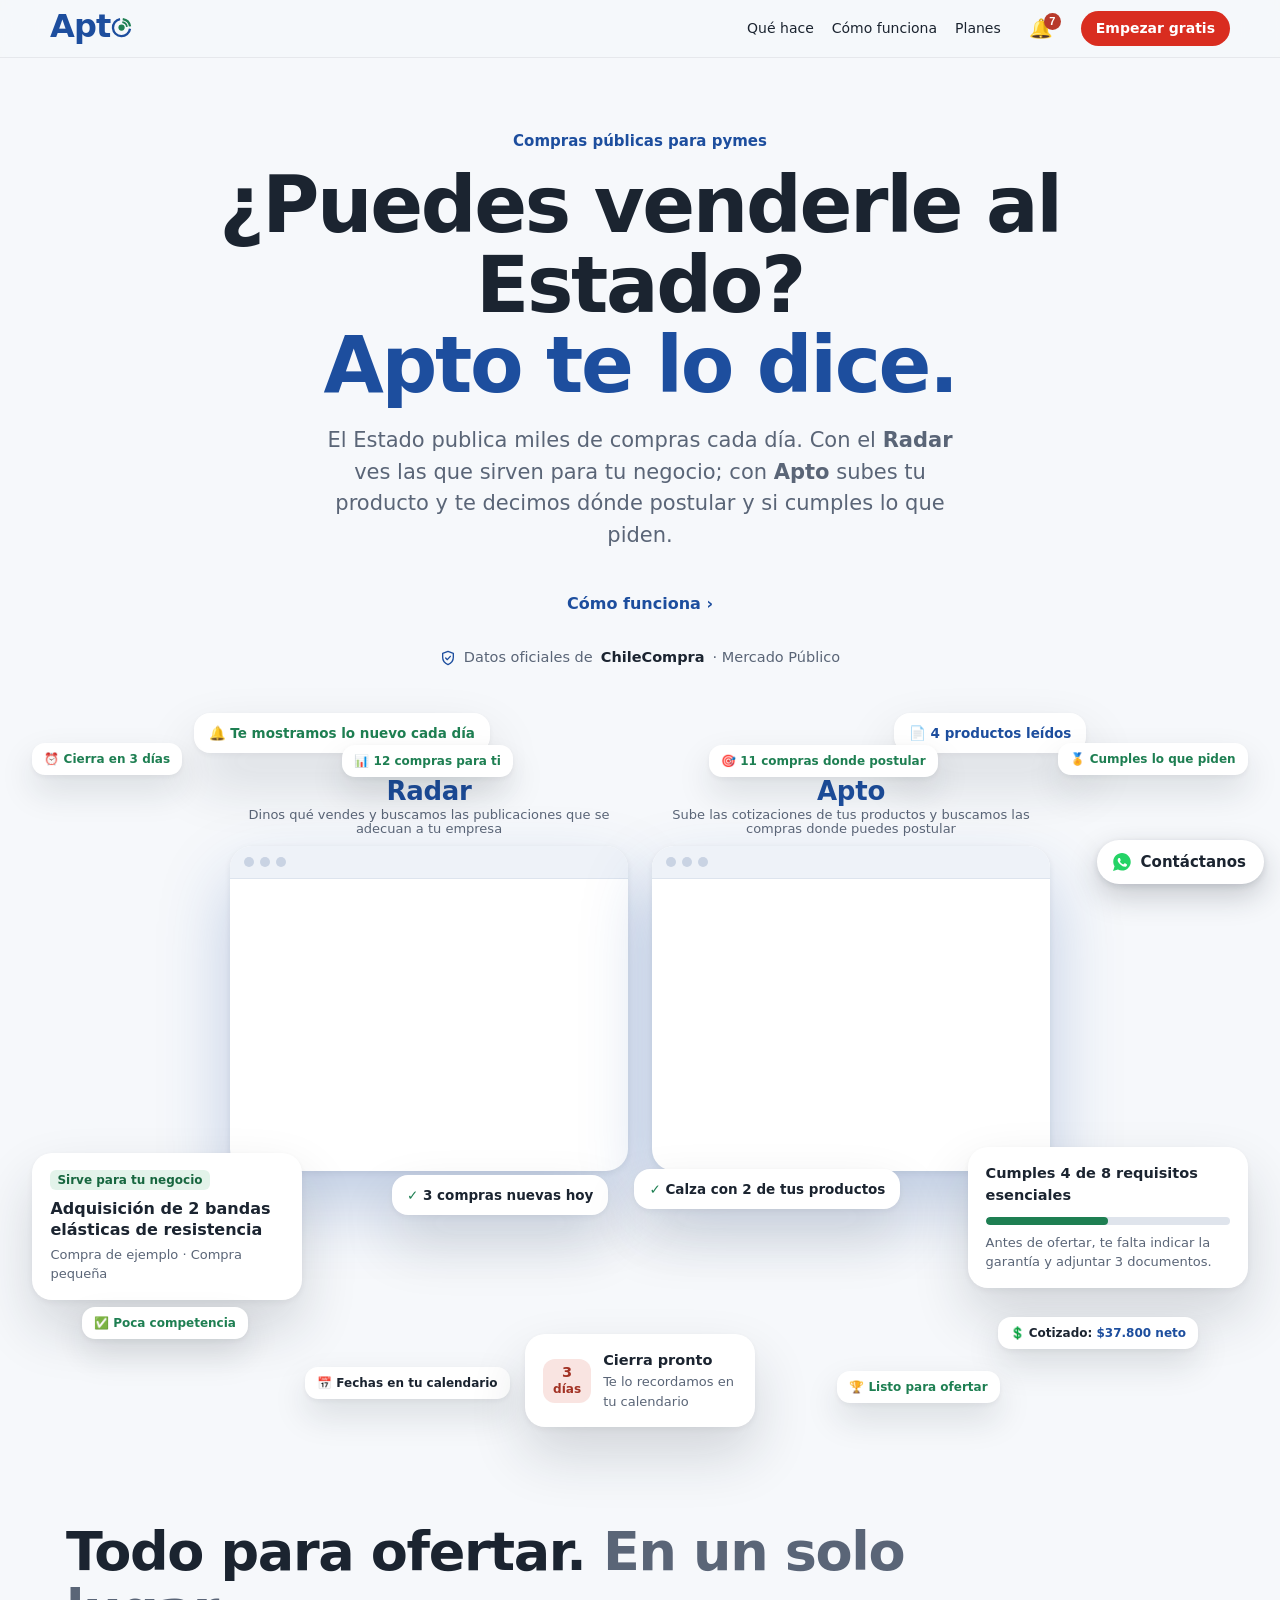
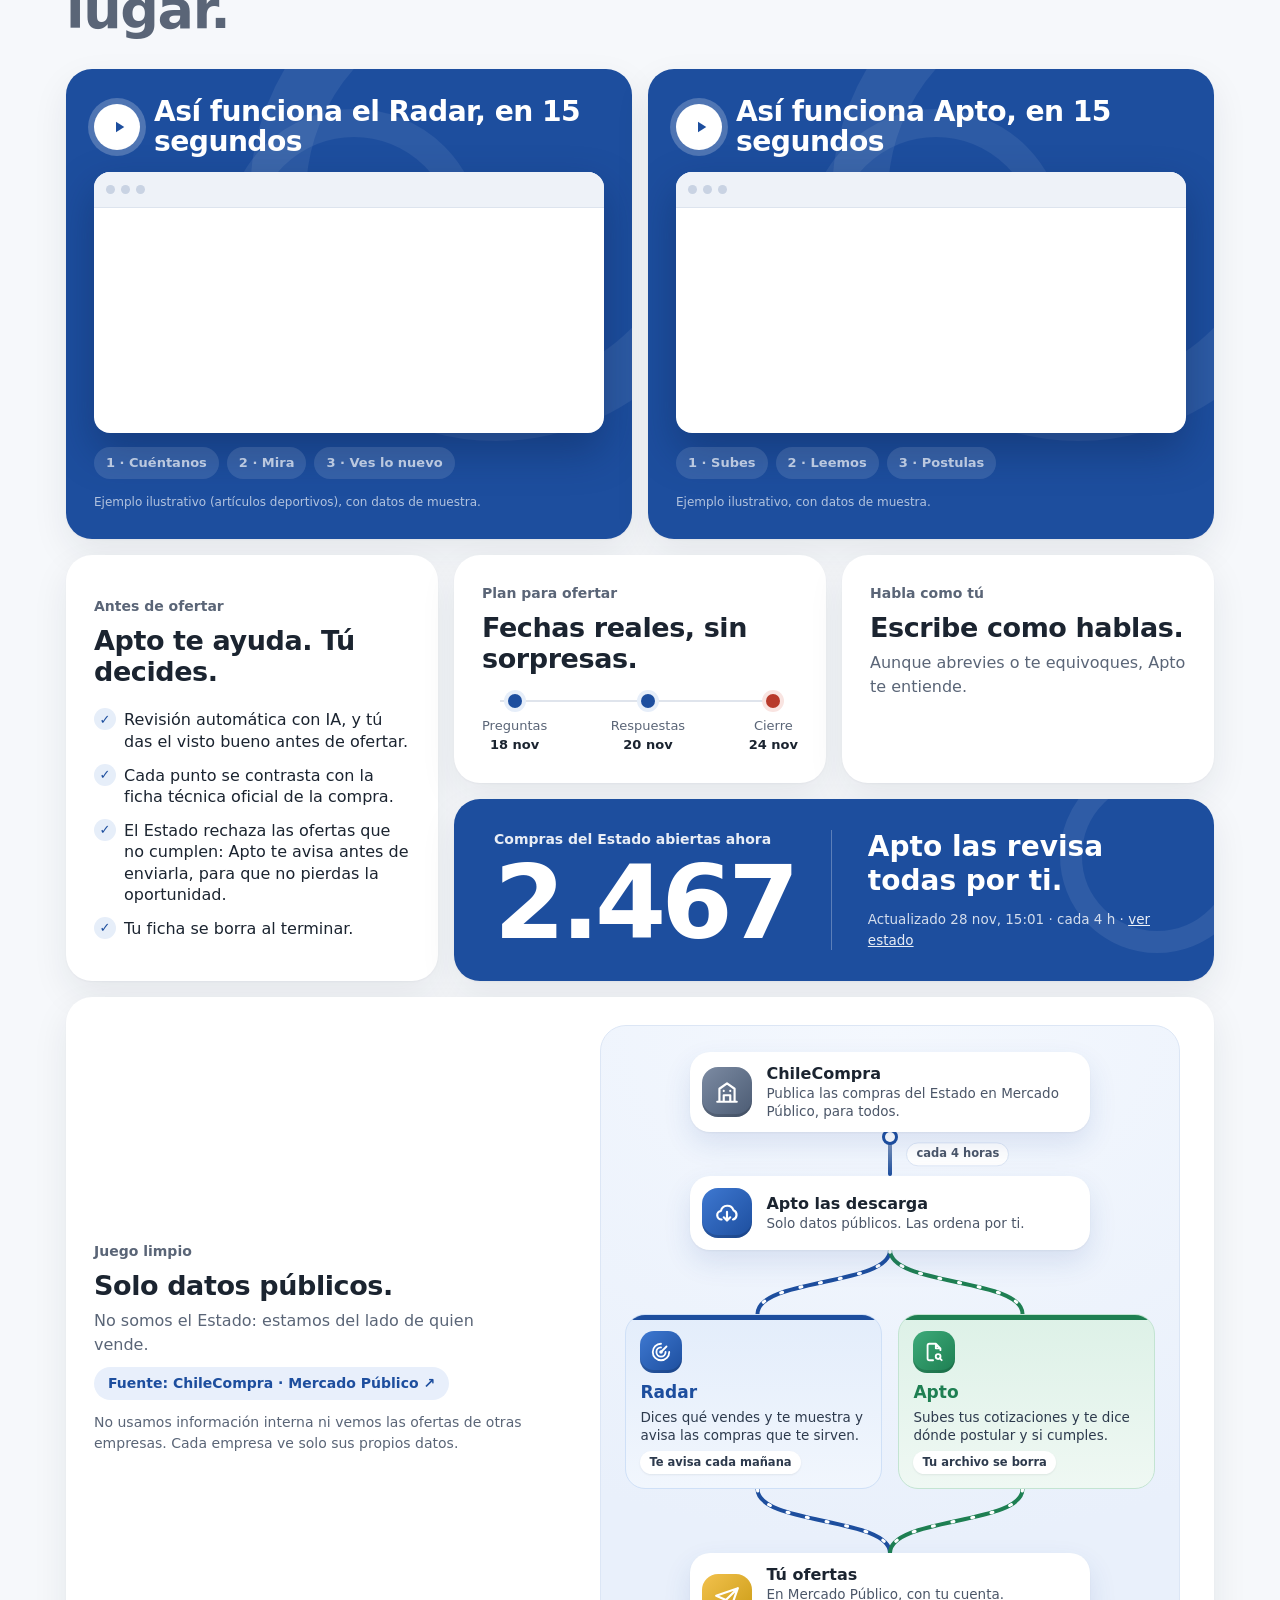
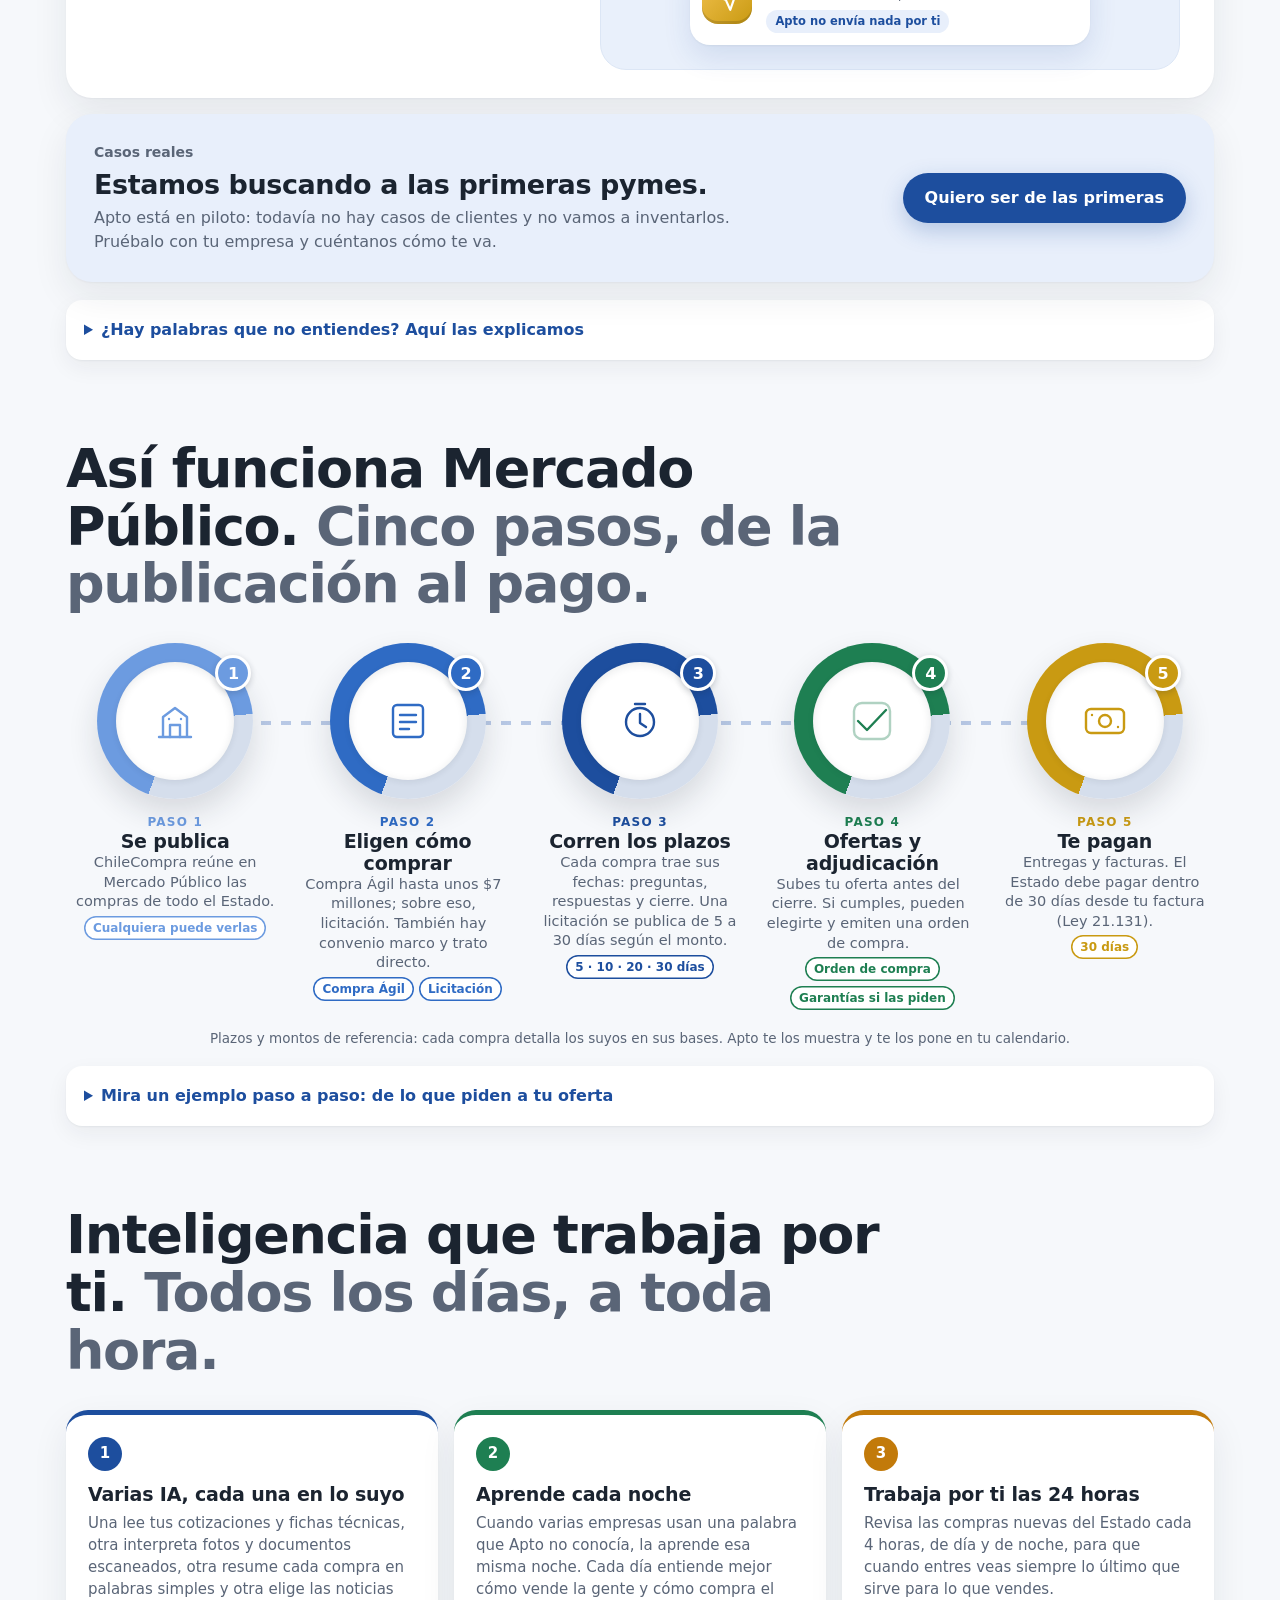
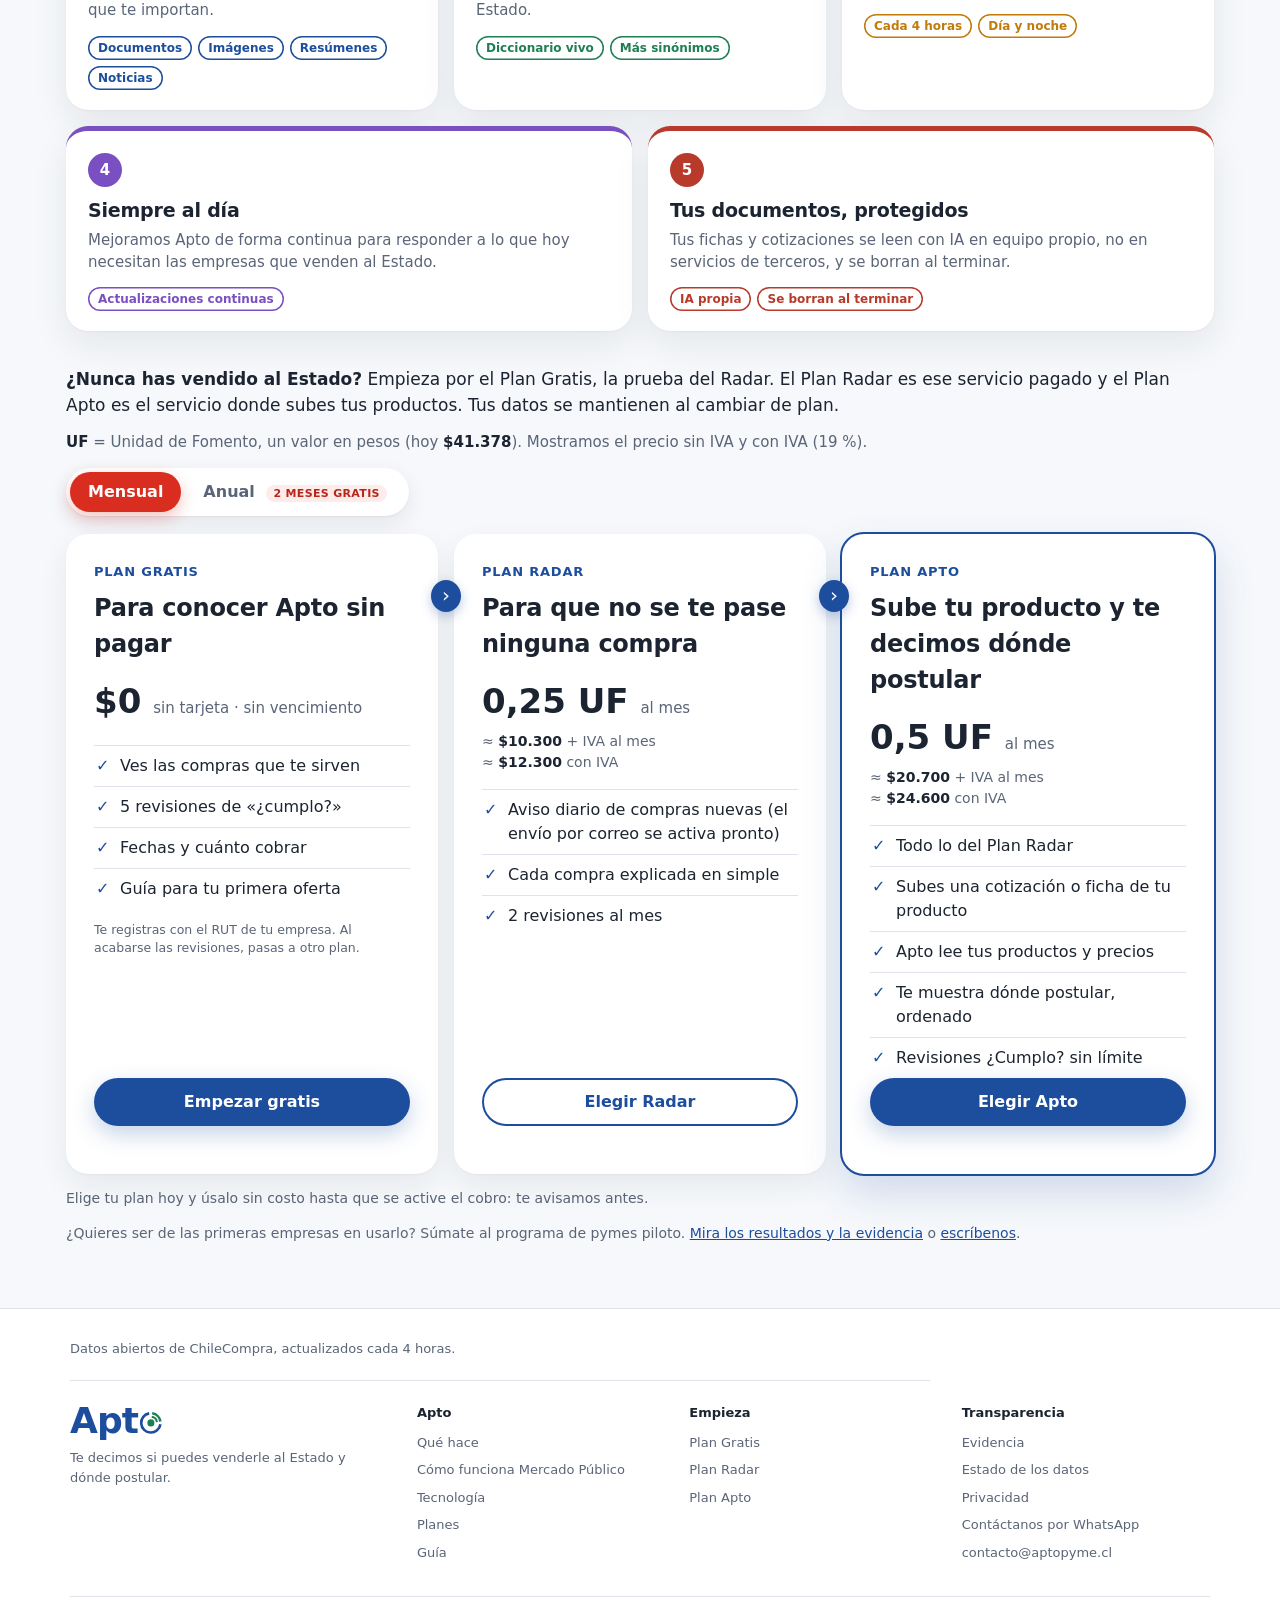
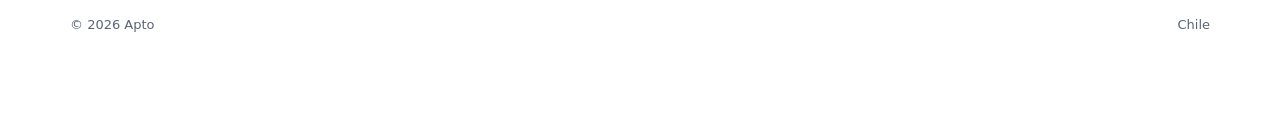
<file: index.html>
<!doctype html>
<html lang="es-CL">
<head>
<meta charset="utf-8">
<meta name="viewport" content="width=device-width, initial-scale=1">
<title>Apto · Compras públicas para pymes</title>
<link rel="icon" type="image/svg+xml" href="icono.svg">
<meta name="description" content="Dinos qué vendes y Apto busca las compras del Estado que te sirven. Sube las cotizaciones de tus productos y te decimos dónde puedes postular.">
<meta http-equiv="Content-Security-Policy" content="default-src 'self'; script-src 'self' 'sha256-qOhFsq0QMV2REqNwk5hGH5bZE9SkX6gt6yeyKdYPv+U='; style-src 'self' 'unsafe-inline' https://fonts.googleapis.com; font-src https://fonts.gstatic.com; connect-src 'self' https://api.mercadopublico.cl https://izxhfajflqmfhgligblu.supabase.co https://*.trycloudflare.com http://127.0.0.1:8787; img-src 'self' data: blob:; object-src 'none'; base-uri 'self'; form-action 'self'">
<meta name="referrer" content="strict-origin-when-cross-origin">
<link rel="preconnect" href="https://fonts.googleapis.com">
<link rel="preconnect" href="https://fonts.gstatic.com" crossorigin>
<link rel="stylesheet" href="https://fonts.googleapis.com/css2?family=Atkinson+Hyperlegible+Next:wght@400;700&display=swap">
<link rel="stylesheet" href="estilos.css?v=202611231025">
</head>
<body>
<script>document.documentElement.classList.add("js")</script>
<svg width="0" height="0" style="position:absolute" aria-hidden="true" focusable="false"><symbol id="oRadar" viewBox="0 0 64 64"><path d="M27.5 6.4 A26 26 0 1 0 57.7 35.6" fill="none" stroke="currentColor" stroke-width="7"/><circle cx="32" cy="32" r="9.5" fill="#1E7F52"/><path d="M48.3 29.7 A16.5 16.5 0 0 0 34.3 15.7" fill="none" stroke="#1E7F52" stroke-width="5.5"/><path d="M57.7 28.4 A26 26 0 0 0 35.6 6.3" fill="none" stroke="#1E7F52" stroke-width="7"/></symbol></svg>
<header><div class="in">
  <h1><span class="lg" role="img" aria-label="Apto">Apt<svg viewBox="0 0 64 64" aria-hidden="true"><use href="#oRadar"/></svg></span></h1>
  <nav aria-label="Secciones"><a href="#como">Qué hace</a><a href="#pasos">Cómo funciona</a><a href="#planes">Planes</a><button type="button" class="campana" id="notifBtn" aria-label="Notificaciones" aria-expanded="false" aria-controls="notifPanel">🔔<span class="cuenta" id="notifCuenta" hidden></span></button><a class="cta" href="#planes">Empezar gratis</a></nav>
</div></header>

<section class="hero" aria-label="Presentación">
  <p class="eyebrow rv">Compras públicas para pymes</p>
  <h2 class="big rv" style="--d:.08s">¿Puedes venderle al Estado?<br><span>Apto te lo dice.</span></h2>
  <p class="lead rv" style="--d:.16s">El Estado publica miles de compras cada día. Con el <b>Radar</b> ves las que sirven para tu negocio; con <b>Apto</b> subes tu producto y te decimos dónde postular y si cumples lo que piden.</p>
  <div class="botones rv" style="--d:.24s"><a class="btn sec2" href="#pasos">Cómo funciona ›</a></div>
  <p class="fuente-hero rv" style="--d:.28s"><svg viewBox="0 0 24 24" width="16" height="16" aria-hidden="true"><path d="M12 2 4 5v6c0 5 3.4 9.2 8 11 4.6-1.8 8-6 8-11V5l-8-3Z" fill="none" stroke="currentColor" stroke-width="2" stroke-linejoin="round"/><path d="m8.5 12 2.5 2.5 4.5-5" fill="none" stroke="currentColor" stroke-width="2" stroke-linecap="round" stroke-linejoin="round"/></svg>Datos oficiales de <b>ChileCompra</b> · Mercado Público</p>
  <div class="escena rv" style="--d:.32s" aria-hidden="true">
    <div class="vwin vw-l">
      <p class="vw-nombre">Radar<small>Dinos qué vendes y buscamos las publicaciones que se adecuan a tu empresa</small></p>
      <div class="vcaja"><div class="vw-bar"><i></i><i></i><i></i></div>
        <div class="vw-cuerpo">
          <div class="vs vsA"><h4>¿Qué vendes?</h4><div class="vcampo2"><span class="tipea">bandas elásticas, pesas</span></div><span class="vchip">Entendimos: artículos deportivos</span></div>
          <div class="vs vsB"><h4>Compras abiertas para ti</h4><div class="vfila"><span>Bandas elásticas de resistencia</span><small class="am">Cierra en 3 días</small></div><div class="vfila"><span>Pesas y colchonetas</span><small>Poca competencia</small></div><div class="vfila"><span>Artículos deportivos escuela</span><small>Cierra en 9 días</small></div></div>
          <div class="vs vsC"><h4>Cada mañana, en tu correo</h4><div class="vfila"><span>🔔 Compras nuevas para ti</span><small>3 hoy</small></div><div class="vfila"><span>📅 Fechas en tu calendario</span><small>listo</small></div><div class="vfila"><span>💲 Cuánto cobrar</span><small>listo</small></div><div class="vlisto">No se te pasa ninguna ✓</div></div>
        </div></div>
      <div class="vtip" aria-hidden="true"><h5>Cómo funciona el Radar</h5><ol><li><b>1</b>Dices qué vendes</li><li><b>2</b>Buscamos en Mercado Público</li><li><b>3</b>Te mostramos las compras que te sirven</li><li><b>4</b>Te mostramos lo nuevo cada día</li></ol></div>
    </div>
    <div class="vwin vw-r">
      <p class="vw-nombre">Apto<small>Sube las cotizaciones de tus productos y buscamos las compras donde puedes postular</small></p>
      <div class="vcaja"><div class="vw-bar"><i></i><i></i><i></i></div>
        <div class="vw-cuerpo">
          <div class="vs vsA"><h4>Sube tu cotización</h4><div class="varchivo"><b>PDF</b><span>cotizacion.pdf</span></div></div>
          <div class="vs vsB"><h4>Esto leímos de tu cotización</h4><div class="vfila"><span>Resma de papel carta</span><small class="am">$3.200</small></div><div class="vfila"><span>Plastificadora A3</span><small class="am">$37.800</small></div><div class="vfila"><span>Guillotina 30×38</span><small class="am">$25.700</small></div></div>
          <div class="vs vsC"><h4>Dónde postular</h4><div class="vfila"><span>Artículos de escritorio, salud</span><small>2 de tus productos</small></div><div class="vfila"><span>Papelería general, municipio</span><small>2 de tus productos</small></div><div class="vfila"><span>Impresión de material</span><small>1 de tus productos</small></div><div class="vlisto">Listo para ofertar ✓</div></div>
        </div></div>
      <div class="vtip" aria-hidden="true"><h5>Cómo funciona Apto</h5><ol><li><b>1</b>Subes tus cotizaciones</li><li><b>2</b>Leemos tus productos y precios (tú los revisas)</li><li><b>3</b>Buscamos las compras donde puedes postular</li><li><b>4</b>Revisas si cumples y ofertas</li></ol><p class="nota-t">Tu archivo se borra al terminar.</p></div>
    </div>
    <div class="flot f1"><span class="et ok">Sirve para tu negocio</span><div class="t">Adquisición de 2 bandas elásticas de resistencia</div><div class="s">Compra de ejemplo · Compra pequeña</div></div>
    <div class="flot f2"><b>Cumples 4 de 8 requisitos esenciales</b><div class="barra-p"><i></i></div><div class="s" style="margin-top:8px">Antes de ofertar, te falta indicar la garantía y adjuntar 3 documentos.</div></div>
    <div class="flot sm f4"><span class="v">✓</span> 3 compras nuevas hoy</div>
    <div class="flot xs f5">✅ <span class="v">Poca competencia</span></div>
    <div class="flot xs f6">📅 Fechas en tu calendario</div>
    <div class="flot sm f7"><span class="v">✓</span> Calza con 2 de tus productos</div>
    <div class="flot xs f8">💲 Cotizado: <span class="az">$37.800 neto</span></div>
    <div class="flot xs f9">🏆 <span class="v">Listo para ofertar</span></div>
    <div class="flot sm f10">🔔 <span class="v">Te mostramos lo nuevo cada día</span></div>
    <div class="flot xs f11">📊 <span class="v">12 compras para ti</span></div>
    <div class="flot xs f14">⏰ <span class="v">Cierra en 3 días</span></div>
    <div class="flot sm f12">📄 <span class="az">4 productos leídos</span></div>
    <div class="flot xs f13">🎯 <span class="v">11 compras donde postular</span></div>
    <div class="flot xs f15">🏅 <span class="v">Cumples lo que piden</span></div>
    <div class="flot f3"><div class="dia">3<br><small>días</small></div><div><b>Cierra pronto</b><div class="s">Te lo recordamos en tu calendario</div></div></div>
  </div>
</section>

<section class="seccion" id="como" aria-label="Qué hace Apto">
  <h2 class="sec-t rv">Todo para ofertar. <span>En un solo lugar.</span></h2>
  <div class="mosaico">
    <article class="tile t-big t-half t-demo rv" id="demo" aria-label="Demostración: cómo funciona el Radar en tres pasos, en ciclo" data-ayuda="Así se ve usar el Radar: escribes qué vendes, te mostramos las compras del Estado que te sirven y lo nuevo cada día." data-ejemplo="si vendes tornillos, ves solo compras donde piden tornillos." tabindex="0">
      <h3 class="vtitulo"><span class="vplay" aria-hidden="true"><svg viewBox="0 0 24 24" width="18" height="18"><path d="M8 5v14l11-7z" fill="currentColor"/></svg></span>Así funciona el Radar, en 15 segundos</h3>
      <div class="ventana" aria-hidden="true">
        <div class="vbar"><i></i><i></i><i></i>
          <span class="vtit vt1">Paso 1 · Cuéntanos qué vendes</span><span class="vtit vt2">Paso 2 · Mira tus compras</span><span class="vtit vt3">Paso 3 · Te mostramos lo nuevo cada día</span></div>
        <div class="vcuerpo">
          <div class="vesc ve1">
            <div class="vcampo"><span class="tipeo">bandas elásticas, pesas, colchonetas</span></div>
            <div class="ventendi"><span class="et">Entendimos: artículos deportivos</span></div>
          </div>
          <div class="vesc ve2">
            <article class="op vop vop1"><div><h3>Adquisición de 2 bandas elásticas de resistencia</h3><div class="meta"><span class="et">Compra pequeña</span><span class="et calza">Coincide: «bandas elásticas»</span></div></div><div class="cierre"><b>24 nov</b><span class="et al">quedan 3 d</span></div></article>
            <article class="op vop vop2"><div><h3>Implementos para gimnasio municipal</h3><div class="meta"><span class="et">Compra pequeña</span><span class="et calza">Coincide: «pesas»</span></div></div><div class="cierre"><b>27 nov</b><span class="et ok">quedan 6 días</span></div></article>
            <article class="op vop vop3"><div><h3>Colchonetas para taller de movimiento</h3><div class="meta"><span class="et">Compra pequeña</span><span class="et calza">Coincide: «colchonetas»</span></div></div><div class="cierre"><b>2 dic</b><span class="et ok">quedan 11 días</span></div></article>
          </div>
          <div class="vesc ve3">
            <ul class="sem vsem2"><li class="s-ok"><i></i>Compras nuevas para ti<small>3 hoy</small></li><li class="s-ok"><i></i>Fechas en tu calendario<small>listo</small></li><li class="s-ok"><i></i>Cuánto cobrar<small>listo</small></li></ul>
            <div class="vfin2"><b>Cada mañana, en tu correo.</b><span>No se te pasa ninguna compra.</span></div>
          </div>
        </div>
      </div>
      <div class="vpasos" aria-hidden="true"><span class="vp1">1 · Cuéntanos</span><span class="vp2">2 · Mira</span><span class="vp3">3 · Ves lo nuevo</span></div>
      <p class="vnota">Ejemplo ilustrativo, con datos de muestra.</p>
    </article>
    <article class="tile t-big t-half t-demo rv" id="demo2" style="--d:.06s" aria-label="Demostración: cómo funciona Apto en tres pasos, en ciclo" data-ayuda="Así se ve usar Apto: subes la cotización de tus productos, Apto lee los productos y precios, y te muestra dónde puedes postular." data-ejemplo="subes la cotización de tu papelería y ves las compras que piden papel o plastificadoras." tabindex="0">
      <h3 class="vtitulo"><span class="vplay" aria-hidden="true"><svg viewBox="0 0 24 24" width="18" height="18"><path d="M8 5v14l11-7z" fill="currentColor"/></svg></span>Así funciona Apto, en 15 segundos</h3>
      <div class="ventana" aria-hidden="true">
        <div class="vbar"><i></i><i></i><i></i>
          <span class="vtit vt1">Paso 1 · Sube tus cotizaciones</span><span class="vtit vt2">Paso 2 · Leemos tus productos</span><span class="vtit vt3">Paso 3 · Mira dónde postular</span></div>
        <div class="vcuerpo">
          <div class="vesc ve1">
            <div class="vcampo"><span class="tipeo">📄 cotizacion-papeleria.pdf</span></div>
            <div class="ventendi"><span class="et">Leímos 3 productos con precio y plazo</span></div>
          </div>
          <div class="vesc ve2">
            <article class="op vop vop1"><div><h3>Resma de papel carta</h3><div class="meta"><span class="et">Plazo: 5 días</span><span class="et">Despacho incluido</span></div></div><div class="cierre"><b>$3.200</b><span class="et ok">neto</span></div></article>
            <article class="op vop vop2"><div><h3>Plastificadora A3</h3><div class="meta"><span class="et">Plazo: 5 días</span><span class="et">Despacho incluido</span></div></div><div class="cierre"><b>$37.800</b><span class="et ok">neto</span></div></article>
            <article class="op vop vop3"><div><h3>Guillotina 30×38 cm</h3><div class="meta"><span class="et">Plazo: 5 días</span><span class="et">Despacho incluido</span></div></div><div class="cierre"><b>$25.700</b><span class="et ok">neto</span></div></article>
          </div>
          <div class="vesc ve3">
            <ul class="sem vsem"><li class="s-ok"><i></i>Artículos de escritorio<small>calza con 2 de tus productos</small></li><li class="s-ok"><i></i>Papelería general<small>calza con 2 de tus productos</small></li><li class="s-ok"><i></i>Impresión de material<small>calza con 1 de tus productos</small></li></ul>
            <div class="vfin"><b>Listo para ofertar.</b><span>Antes de enviar, revisa si cumples con ¿Cumplo?.</span></div>
          </div>
        </div>
      </div>
      <div class="vpasos" aria-hidden="true"><span class="vp1">1 · Subes</span><span class="vp2">2 · Leemos</span><span class="vp3">3 · Postulas</span></div>
      <p class="vnota">Ejemplo ilustrativo, con datos de muestra.</p>
    </article>
    <article class="tile t-tall rv" id="revisa" style="--d:.1s" data-ayuda="Apto revisa por ti y te dice qué ajustar antes de ofertar. La decisión y el envío de tu oferta siempre son tuyos." data-ejemplo="si la ficha es una foto borrosa, te recomendamos confirmar el número en la ficha oficial antes de enviar." tabindex="0"><p class="k">Antes de ofertar</p><h3>Apto te ayuda. Tú decides.</h3>
      <ul class="rnotas"><li>Revisión automática con IA, y tú das el visto bueno antes de ofertar.</li><li>Cada punto se contrasta con la ficha técnica oficial de la compra.</li><li>El Estado rechaza las ofertas que no cumplen: Apto te avisa antes de enviarla, para que no pierdas la oportunidad.</li><li>Tu ficha se borra al terminar.</li></ul></article>
    <article class="tile rv" style="--d:.05s" data-ayuda="Cada compra tiene tres fechas: hasta cuándo puedes preguntar, cuándo responden y cuándo cierra. Te las ponemos en tu calendario." data-ejemplo="si cierra el 24 de noviembre, tu oferta tiene que estar subida ese día." tabindex="0"><p class="k">Plan para ofertar</p><h3>Fechas reales, sin sorpresas.</h3>
      <ol class="linea"><li>Preguntas<b>18 nov</b></li><li>Respuestas<b>20 nov</b></li><li>Cierre<b>24 nov</b></li></ol></article>
    <article class="tile rv" style="--d:.15s" data-ayuda="Escribe como hablas: Apto entiende abreviaturas, sinónimos y errores de escritura." data-ejemplo="si escribes «computadres» o «pc», te muestra compras de computadores." tabindex="0"><p class="k">Habla como tú</p><h3>Escribe como hablas.</h3><p>Aunque abrevies o te equivoques, Apto te entiende.</p></article>
    <article class="tile t-num rv" id="tnum" style="--d:.2s" data-ayuda="Una licitación es una compra del Estado en la que varias empresas ofrecen su producto y el Estado elige una. Este número son las que hoy aceptan ofertas." data-ejemplo="un municipio que necesita 50 sillas para una escuela." tabindex="0"><div class="tn-izq"><p class="k">Compras del Estado abiertas ahora</p><b class="num" id="hnum">0</b></div><div class="tn-der"><p class="tn-grande">Apto las revisa todas por ti.</p><p class="sello" id="sello">Se actualiza cada 4 horas · <a href="estado.html">ver estado</a></p></div></article>
    <article class="tile t-wide rv" style="--d:.1s" data-ayuda="Usamos solo la información que el Estado publica para todos, y no trabajamos para los compradores." data-ejemplo="no vemos las ofertas de otras empresas ni datos internos de ningún organismo." tabindex="0"><div class="dts"><div class="dts-t"><p class="k">Juego limpio</p><h3>Solo datos públicos.</h3><p>No somos el Estado: estamos del lado de quien vende.</p><a class="fuente-link" href="https://www.mercadopublico.cl" target="_blank" rel="noopener">Fuente: ChileCompra · Mercado Público ↗</a>
      <p class="dts-n">No usamos información interna ni vemos las ofertas de otras empresas. Cada empresa ve solo sus propios datos.</p></div>
      <div class="mapa" aria-label="Cómo se relacionan Mercado Público, Radar y Apto">
        <div class="mp-fila"><span class="mp-ico mp-gris"><svg viewBox="0 0 24 24"><path d="M3 21h18M5 21V9l7-5 7 5v12M9 21v-6h6v6M9 11h.01M15 11h.01"/></svg></span><div><strong>ChileCompra</strong><span class="t">Publica las compras del Estado en Mercado Público, para todos.</span></div></div>
        <div class="mp-lin"><i></i><em>cada 4 horas</em></div>
        <div class="mp-fila"><span class="mp-ico mp-azul"><svg viewBox="0 0 24 24"><path d="M7 18a4 4 0 0 1-.6-7.96A6 6 0 0 1 18 9.5a4.5 4.5 0 0 1-.5 8.5M12 11v8m0 0-3-3m3 3 3-3"/></svg></span><div><strong>Apto las descarga</strong><span class="t">Solo datos públicos. Las ordena por ti.</span></div></div>
        <svg class="mp-fork" viewBox="0 0 400 64" preserveAspectRatio="none" aria-hidden="true"><path class="a" d="M200 0 C200 36 100 28 100 64"/><path class="b" d="M200 0 C200 36 300 28 300 64"/><path class="flujo-a" d="M200 0 C200 36 100 28 100 64"/><path class="flujo-b" d="M200 0 C200 36 300 28 300 64"/></svg>
        <div class="mp-ramas">
          <div class="mp-r radar"><span class="mp-ico mp-azul"><svg viewBox="0 0 24 24"><path d="M12 3a9 9 0 1 0 9 9M12 7a5 5 0 1 0 5 5M12 12l6-6"/><circle cx="12" cy="12" r="1"/></svg></span><strong>Radar</strong><p>Dices qué vendes y te muestra y avisa las compras que te sirven.</p><span class="mp-chip">Te avisa cada mañana</span></div>
          <div class="mp-r apto"><span class="mp-ico mp-verde"><svg viewBox="0 0 24 24"><path d="M14 3H7a2 2 0 0 0-2 2v14a2 2 0 0 0 2 2h4M14 3l5 5v2M14 3v5h5"/><circle cx="16.5" cy="17" r="2.6"/><path d="m18.4 18.9 2 2"/></svg></span><strong>Apto</strong><p>Subes tus cotizaciones y te dice dónde postular y si cumples.</p><span class="mp-chip">Tu archivo se borra</span></div>
        </div>
        <svg class="mp-fork" viewBox="0 0 400 64" preserveAspectRatio="none" aria-hidden="true"><path class="a" d="M100 0 C100 36 200 28 200 64"/><path class="b" d="M300 0 C300 36 200 28 200 64"/><path class="flujo-a" d="M100 0 C100 36 200 28 200 64"/><path class="flujo-b" d="M300 0 C300 36 200 28 200 64"/></svg>
        <div class="mp-fila"><span class="mp-ico mp-ambar"><svg viewBox="0 0 24 24"><path d="M22 2 11 13M22 2l-7 20-4-9-9-4 20-7z"/></svg></span><div><strong>Tú ofertas</strong><span class="t">En Mercado Público, con tu cuenta.</span><span class="mp-chip">Apto no envía nada por ti</span></div></div>
      </div>
          </div>
    </article>
    <article class="tile t-casos rv" style="--d:.1s"><div class="casos-t"><p class="k">Casos reales</p><h3>Estamos buscando a las primeras pymes.</h3><p>Apto está en piloto: todavía no hay casos de clientes y no vamos a inventarlos. Pruébalo con tu empresa y cuéntanos cómo te va.</p></div><a class="casos-btn" href="https://wa.me/56982944893?text=Hola%2C%20quiero%20participar%20en%20el%20piloto%20de%20Apto." target="_blank" rel="noopener">Quiero ser de las primeras</a></article>
  </div>
  <details class="glosario rv">
    <summary>¿Hay palabras que no entiendes? Aquí las explicamos</summary>
    <dl>
      <dt>Licitación</dt><dd>Una compra del Estado en la que varias empresas ofrecen su producto o servicio y el Estado elige una.</dd>
      <dt>Compra Ágil</dt><dd>Una compra pequeña del Estado: el comprador pide cotizaciones rápidas, con menos trámites.</dd>
      <dt>Mercado Público</dt><dd>El sitio oficial donde el Estado publica todas sus compras. Apto usa esa información abierta.</dd>
      <dt>Ofertar o postular</dt><dd>Enviar tu propuesta (producto, precio y plazo) para una compra.</dd>
      <dt>Ficha técnica y requisitos</dt><dd>Lo que la compra pide que cumpla tu producto: medidas, materiales, garantía, plazo de entrega.</dd>
      <dt>Oferta rechazada</dt><dd>El comprador la deja fuera porque le falta un requisito, por ejemplo un documento o la garantía. Apto no envía tu oferta: te dice qué te falta antes de que la envíes tú.</dd>
      <dt>¿Cumplo?</dt><dd>La revisión de Apto: compara tu producto con la ficha técnica y te dice qué cumples y qué te falta.</dd>
      <dt>Coincide con tu negocio</dt><dd>La compra tiene que ver con lo que tú vendes.</dd>
      <dt>IVA</dt><dd>El impuesto de 19 % que se suma al precio. Mostramos el precio sin IVA y con IVA.</dd>
      <dt>IA (inteligencia artificial)</dt><dd>Un programa que lee la ficha técnica y la compara con tu producto.</dd>
      <dt>UTM</dt><dd>Unidad Tributaria Mensual: un valor en pesos que usa el Estado para medir el tamaño de una compra. «Hasta 100 UTM» es una compra pequeña.</dd>
      <dt>RUT de tu empresa</dt><dd>Lo usamos para registrar tu prueba gratis y, si quieres, armar tu lista de productos con lo que ya le vendiste al Estado.</dd>
    </dl>
  </details>
</section>

<section class="seccion" id="pasos" aria-label="Cómo funciona Mercado Público">
  <h2 class="sec-t rv">Así funciona Mercado Público. <span>Cinco pasos, de la publicación al pago.</span></h2>
  <ol class="mp5 rv">
    <li style="--c:#6C9BE0"><div class="aro"><div class="disco"><svg viewBox="0 0 48 48" aria-hidden="true"><path d="M8 40h32M12 40V20l12-9 12 9v20"/><path d="M19 40V28h10v12M18 22h.01M30 22h.01"/></svg></div><span class="num">1</span></div><div class="txt"><p class="pk">Paso 1</p><h3>Se publica</h3><p class="t">ChileCompra reúne en Mercado Público las compras de todo el Estado.</p><div class="datos"><span>Cualquiera puede verlas</span></div></div></li>
    <li style="--c:#2F6BC4"><div class="aro"><div class="disco"><svg viewBox="0 0 48 48" aria-hidden="true"><rect x="9" y="8" width="30" height="32" rx="4"/><path d="M16 18h16M16 25h16M16 32h9"/></svg></div><span class="num">2</span></div><div class="txt"><p class="pk">Paso 2</p><h3>Eligen cómo comprar</h3><p class="t">Compra Ágil hasta unos $7 millones; sobre eso, licitación. También hay convenio marco y trato directo.</p><div class="datos"><span>Compra Ágil</span><span>Licitación</span></div></div></li>
    <li style="--c:#1D4E9E"><div class="aro"><div class="disco"><svg viewBox="0 0 48 48" aria-hidden="true"><circle cx="24" cy="25" r="14"/><path d="M24 17v9l6 4M19 7h10"/></svg></div><span class="num">3</span></div><div class="txt"><p class="pk">Paso 3</p><h3>Corren los plazos</h3><p class="t">Cada compra trae sus fechas: preguntas, respuestas y cierre. Una licitación se publica de 5 a 30 días según el monto.</p><div class="datos"><span>5 · 10 · 20 · 30 días</span></div></div></li>
    <li style="--c:#1E7F52"><div class="aro"><div class="disco"><svg viewBox="0 0 48 48" aria-hidden="true"><path d="M10 24l9 9 19-20"/><rect x="6" y="6" width="36" height="36" rx="8" opacity=".35"/></svg></div><span class="num">4</span></div><div class="txt"><p class="pk">Paso 4</p><h3>Ofertas y adjudicación</h3><p class="t">Subes tu oferta antes del cierre. Si cumples, pueden elegirte y emiten una orden de compra.</p><div class="datos"><span>Orden de compra</span><span>Garantías si las piden</span></div></div></li>
    <li style="--c:#C99A12"><div class="aro"><div class="disco"><svg viewBox="0 0 48 48" aria-hidden="true"><rect x="5" y="12" width="38" height="24" rx="5"/><circle cx="24" cy="24" r="6"/><path d="M11 18v.01M37 30v.01"/></svg></div><span class="num">5</span></div><div class="txt"><p class="pk">Paso 5</p><h3>Te pagan</h3><p class="t">Entregas y facturas. El Estado debe pagar dentro de 30 días desde tu factura (Ley 21.131).</p><div class="datos"><span>30 días</span></div></div></li>
  </ol>
  <p class="mp-nota rv">Plazos y montos de referencia: cada compra detalla los suyos en sus bases. Apto te los muestra y te los pone en tu calendario.</p>
  <details class="tutorial rv">
    <summary>Mira un ejemplo paso a paso: de lo que piden a tu oferta</summary>
    <ol class="tuto">
      <li><b>1</b><div><strong>La compra pide</strong><div class="tuto-pide"><span>Banda elástica</span><span>Ancho: 15 cm</span><span>Largo: 45 m o más</span><span>Garantía: 6 meses</span></div></div></li>
      <li><b>2</b><div><strong>Tú cuentas qué ofreces</strong><p class="tuto-dice">«Banda de 15 cm de ancho, en rollo de 30 m.»</p></div></li>
      <li><b>3</b><div><strong>Apto compara cada punto</strong>
        <ul class="tuto-res"><li class="s-ok"><i></i>Ancho: 15 cm<small>Cumple</small></li><li class="s-ro"><i></i>Largo: ofreces 30 m, piden 45 m<small>No cumple: ofrece un rollo de 45 m o más</small></li><li class="s-al"><i></i>Garantía<small>Te falta indicarlo: escribe «garantía de 6 meses»</small></li></ul></div></li>
      <li><b>4</b><div><strong>Te damos el texto para tu oferta</strong><p class="tuto-dice">«Banda elástica de 15 cm de ancho y 45 m de largo, con garantía de 6 meses.»</p><small>Lo pegas en tu oferta y la revisas antes de enviarla.</small></div></li>
    </ol>
    <p class="tuto-n">Ejemplo ilustrativo. Cada compra tiene sus propios requisitos.</p>
  </details>
</section>

<section class="seccion" id="tecnologia" aria-label="Tecnología de Apto">
  <h2 class="sec-t rv">Inteligencia que trabaja por ti. <span>Todos los días, a toda hora.</span></h2>
  <div class="tec">
    <article class="tec-c rv" style="--c:#1D4E9E"><i aria-hidden="true">1</i><h3>Varias IA, cada una en lo suyo</h3><p>Una lee tus cotizaciones y fichas técnicas, otra interpreta fotos y documentos escaneados, otra resume cada compra en palabras simples y otra elige las noticias que te importan.</p><div class="tec-ch"><span>Documentos</span><span>Imágenes</span><span>Resúmenes</span><span>Noticias</span></div></article>
    <article class="tec-c rv" style="--c:#1E7F52;--d:.06s"><i aria-hidden="true">2</i><h3>Aprende cada noche</h3><p>Cuando varias empresas usan una palabra que Apto no conocía, la aprende esa misma noche. Cada día entiende mejor cómo vende la gente y cómo compra el Estado.</p><div class="tec-ch"><span>Diccionario vivo</span><span>Más sinónimos</span></div></article>
    <article class="tec-c rv" style="--c:#C27A0A;--d:.12s"><i aria-hidden="true">3</i><h3>Trabaja por ti las 24 horas</h3><p>Revisa las compras nuevas del Estado cada 4 horas, de día y de noche, para que cuando entres veas siempre lo último que sirve para lo que vendes.</p><div class="tec-ch"><span>Cada 4 horas</span><span>Día y noche</span></div></article>
    <article class="tec-c rv" style="--c:#7A4FC2;--d:.18s"><i aria-hidden="true">4</i><h3>Siempre al día</h3><p>Mejoramos Apto de forma continua para responder a lo que hoy necesitan las empresas que venden al Estado.</p><div class="tec-ch"><span>Actualizaciones continuas</span></div></article>
    <article class="tec-c rv" style="--c:#B83A2B;--d:.24s"><i aria-hidden="true">5</i><h3>Tus documentos, protegidos</h3><p>Tus fichas y cotizaciones se leen con IA en equipo propio, no en servicios de terceros, y se borran al terminar.</p><div class="tec-ch"><span>IA propia</span><span>Se borran al terminar</span></div></article>
  </div>
</section>

<section class="seccion" id="planes" aria-label="Planes" style="padding-top:28px">
  <p class="plan-intro rv"><b>¿Nunca has vendido al Estado?</b> Empieza por el Plan Gratis, la prueba del Radar. El Plan Radar es ese servicio pagado y el Plan Apto es el servicio donde subes tus productos. Tus datos se mantienen al cambiar de plan.</p>
  <p class="uf-nota rv"><b>UF</b> = Unidad de Fomento, un valor en pesos (hoy <b data-ufval></b>). Mostramos el precio sin IVA y con IVA (19 %).</p>
  <div class="ciclo rv" role="group" aria-label="Periodo de pago">
    <button type="button" class="on" data-ciclo="mes" aria-pressed="true">Mensual</button><button type="button" data-ciclo="anio" aria-pressed="false">Anual <span class="ahorra">2 meses gratis</span></button>
  </div>
  <div class="planes" data-ciclo="mes">
    <article class="plan rv" data-ayuda="Para conocer Apto sin pagar: ves las compras que te sirven y puedes revisar 5 veces si tu producto cumple." data-ejemplo="escribes «pintura», ves compras de pintura y revisas si tu pintura cumple lo que piden." tabindex="0"><p class="k">Plan Gratis</p><h3>Para conocer Apto sin pagar</h3>
      <p class="pr">$0 <small>sin tarjeta · sin vencimiento</small></p>
      <ul><li>Ves las compras que te sirven</li><li>5 revisiones de «¿cumplo?»</li><li>Fechas y cuánto cobrar</li><li>Guía para tu primera oferta</li></ul>
      <p class="nota" style="margin-top:12px">Te registras con el RUT de tu empresa. Al acabarse las revisiones, pasas a otro plan.</p>
      <button type="button" class="plan-btn dest" data-plan="gratis">Empezar gratis</button></article>
    <article class="plan rv" data-ayuda="Cada día te avisamos de las compras nuevas que sirven para lo que vendes." data-ejemplo="si vendes pintura, cada mañana ves las compras de pintura que se publicaron ayer." tabindex="0"><p class="k">Plan Radar</p><h3>Para que no se te pase ninguna compra</h3>
      <p class="pr"><span class="p-mes">0,25 UF <small>al mes</small></span><span class="p-anio">2,5 UF <small>al año</small></span></p>
      <p class="pesos"><span class="p-mes">≈ <b data-uf="0.25"></b> + IVA al mes<br>≈ <b data-uf="0.25" data-iva="1"></b> con IVA</span><span class="p-anio">≈ <b data-uf="2.5"></b> + IVA al año<br>≈ <b data-uf="2.5" data-iva="1"></b> con IVA</span></p>
      <p class="dto-t solo-anio"><span class="dto">2 meses gratis</span></p>
      <ul><li>Aviso diario de compras nuevas (el envío por correo se activa pronto)</li><li>Cada compra explicada en simple</li><li>2 revisiones al mes</li></ul>
      <button type="button" class="plan-btn" data-plan="radar">Elegir Radar</button></article>
    <article class="plan dest rv" style="--d:.1s" data-ayuda="Subes una cotización o ficha de tu producto y Apto te busca las compras abiertas donde puedes ofertar." data-ejemplo="subes la cotización de tus resmas y plastificadoras; Apto lee los productos y te muestra dónde postular." tabindex="0"><p class="k">Plan Apto</p><h3>Sube tu producto y te decimos dónde postular</h3>
      <p class="pr"><span class="p-mes">0,5 UF <small>al mes</small></span><span class="p-anio">5 UF <small>al año</small></span></p>
      <p class="pesos"><span class="p-mes">≈ <b data-uf="0.5"></b> + IVA al mes<br>≈ <b data-uf="0.5" data-iva="1"></b> con IVA</span><span class="p-anio">≈ <b data-uf="5"></b> + IVA al año<br>≈ <b data-uf="5" data-iva="1"></b> con IVA</span></p>
      <p class="dto-t solo-anio"><span class="dto">2 meses gratis</span></p>
      <ul><li>Todo lo del Plan Radar</li><li>Subes una cotización o ficha de tu producto</li><li>Apto lee tus productos y precios</li><li>Te muestra dónde postular, ordenado</li><li>Revisiones ¿Cumplo? sin límite</li></ul>
      <button type="button" class="plan-btn dest" data-plan="apto">Elegir Apto</button></article>
  </div>
  <p class="nota-pl rv">Elige tu plan hoy y úsalo sin costo hasta que se active el cobro: te avisamos antes.</p>
  <p class="nota-pl rv">¿Quieres ser de las primeras empresas en usarlo? Súmate al programa de pymes piloto. <a href="evidencia.html">Mira los resultados y la evidencia</a> o <a href="https://wa.me/56982944893?text=Hola%2C%20quiero%20probar%20Apto%20en%20mi%20empresa." target="_blank" rel="noopener">escríbenos</a>.</p>
</section>

<div class="notif-panel" id="notifPanel" role="dialog" aria-label="Notificaciones" hidden>
  <div class="np-cab"><b>Notificaciones</b><button type="button" id="notifTodas">Marcar todo como leído</button></div>
  <div class="np-filtros" id="notifFiltros"><button type="button" data-f="todo" aria-pressed="true">Todo</button><button type="button" data-f="personal">Para ti</button><button type="button" data-f="estudios">Estudios y reportes</button><button type="button" data-f="noticias">Noticias</button><button type="button" data-f="promos">Promociones</button></div>
  <ul class="np-lista" id="notifLista"></ul>
</div>
<a class="contacto-wa" href="https://wa.me/56982944893?text=Hola%2C%20quiero%20saber%20m%C3%A1s%20sobre%20Apto." target="_blank" rel="noopener" aria-label="Contáctanos por WhatsApp"><svg viewBox="0 0 32 32" width="22" height="22" aria-hidden="true"><path fill="#25D366" d="M16 3C9 3 3.3 8.6 3.3 15.5c0 2.4.7 4.7 1.9 6.6L3 29l7.1-2.1c1.8 1 3.8 1.5 5.9 1.5 7 0 12.7-5.6 12.7-12.5S23 3 16 3z"/><path fill="#fff" d="M22.2 18.9c-.3-.2-1.9-.9-2.2-1-.3-.1-.5-.2-.7.2-.2.3-.8 1-1 1.2-.2.2-.4.2-.7.1-.3-.2-1.4-.5-2.6-1.6-1-.9-1.6-1.9-1.8-2.3-.2-.3 0-.5.1-.7.1-.2.3-.4.5-.6.2-.2.2-.3.3-.6.1-.2.1-.4 0-.6l-1-2.3c-.2-.6-.5-.5-.7-.5h-.6c-.2 0-.6.1-.9.4-.3.3-1.2 1.1-1.2 2.8s1.2 3.2 1.4 3.5c.2.2 2.4 3.7 5.8 5.1.8.4 1.4.6 1.9.7.8.3 1.5.2 2.1.1.6-.1 1.9-.8 2.1-1.5.3-.8.3-1.4.2-1.5-.1-.2-.3-.3-.6-.4z"/></svg><span>Contáctanos</span></a>

<footer>
  <div class="pie">
    <p class="pie-legal">Datos abiertos de ChileCompra, actualizados cada 4 horas.</p>
    <div class="pie-cols">
      <div class="pie-marca"><b><span class="lg" role="img" aria-label="Apto">Apt<svg viewBox="0 0 64 64" aria-hidden="true"><use href="#oRadar"/></svg></span></b><p>Te decimos si puedes venderle al Estado y dónde postular.</p></div>
      <nav aria-label="Apto"><h4>Apto</h4><ul><li><a href="index.html#como">Qué hace</a></li><li><a href="index.html#pasos">Cómo funciona Mercado Público</a></li><li><a href="index.html#tecnologia">Tecnología</a></li><li><a href="index.html#planes">Planes</a></li><li><a href="guia.html">Guía</a></li></ul></nav>
      <nav aria-label="Planes"><h4>Empieza</h4><ul><li><a href="app.html?plan=gratis">Plan Gratis</a></li><li><a href="app.html?plan=radar">Plan Radar</a></li><li><a href="app.html?plan=apto">Plan Apto</a></li></ul></nav>
      <nav aria-label="Transparencia"><h4>Transparencia</h4><ul><li><a href="evidencia.html">Evidencia</a></li><li><a href="estado.html">Estado de los datos</a></li><li><a href="privacidad.html">Privacidad</a></li><li><a href="https://wa.me/56982944893?text=Hola%2C%20quiero%20saber%20m%C3%A1s%20sobre%20Apto." target="_blank" rel="noopener">Contáctanos por WhatsApp</a></li><li><a href="mailto:contacto@aptopyme.cl">contacto@aptopyme.cl</a></li></ul></nav>
    </div>
    <div class="pie-base"><span>© 2026 Apto</span><span>Chile</span></div>
  </div>
</footer>

<script src="datos.js"></script>
<script src="buscar.js?v=202611231025"></script>
<script src="app.js?v=202611231025"></script>
<script src="notificaciones.js?v=202611231025"></script>
</body>
</html>
</file>
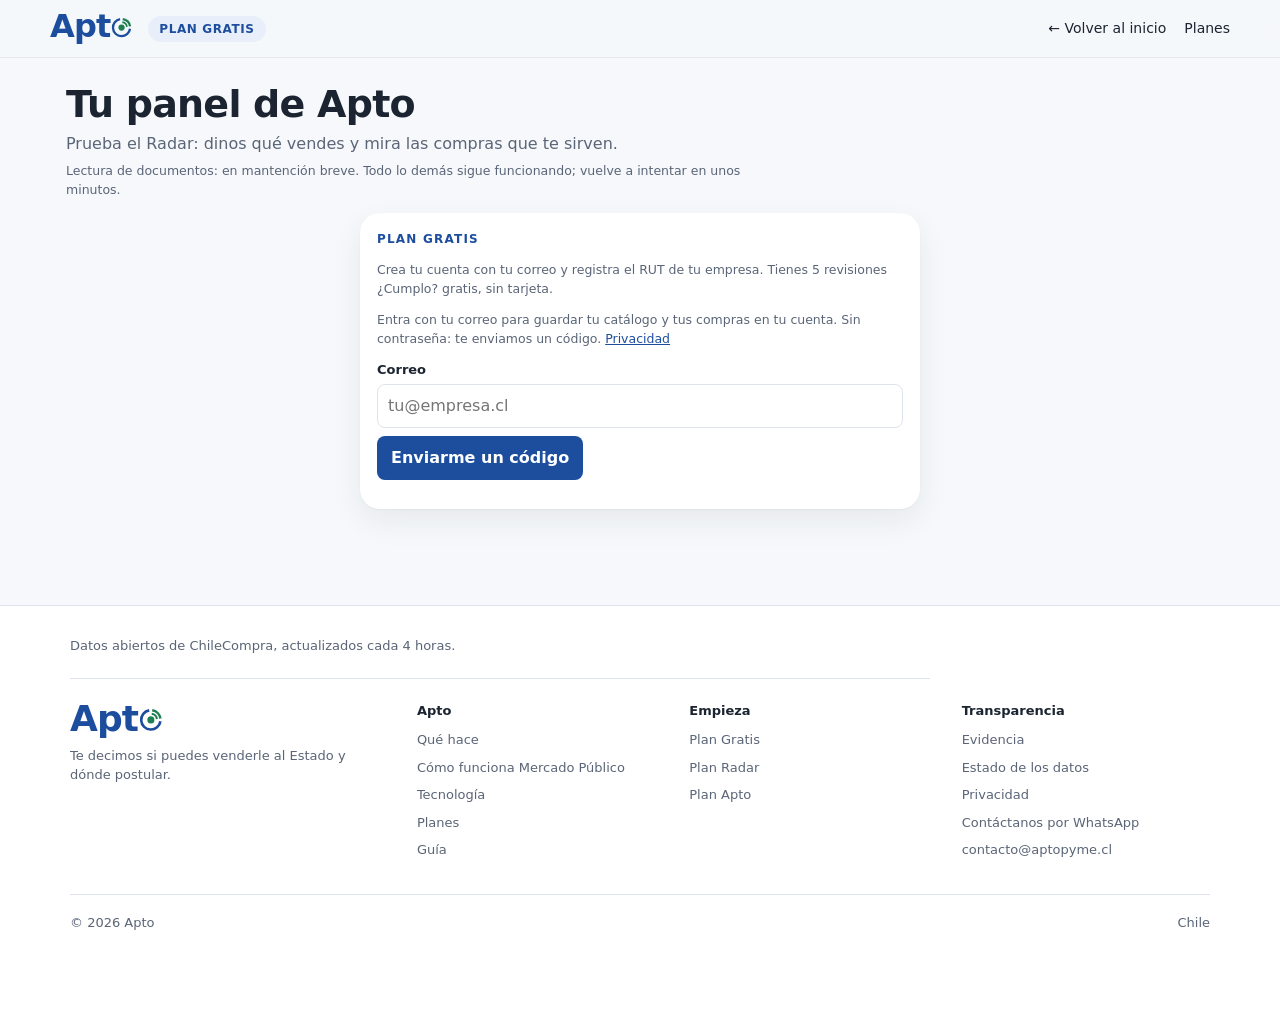
<file: app.html>
<!doctype html>
<html lang="es-CL">
<head>
<meta charset="utf-8">
<meta name="viewport" content="width=device-width, initial-scale=1">
<title>Apto · Mi panel</title>
<link rel="icon" type="image/svg+xml" href="icono.svg">
<meta http-equiv="Content-Security-Policy" content="default-src 'self'; script-src 'self' 'sha256-qOhFsq0QMV2REqNwk5hGH5bZE9SkX6gt6yeyKdYPv+U='; style-src 'self' 'unsafe-inline' https://fonts.googleapis.com; font-src https://fonts.gstatic.com; connect-src 'self' https://api.mercadopublico.cl https://izxhfajflqmfhgligblu.supabase.co https://*.trycloudflare.com http://127.0.0.1:8787; img-src 'self' data: blob:; object-src 'none'; base-uri 'self'; form-action 'self'">
<meta name="referrer" content="strict-origin-when-cross-origin">
<meta name="robots" content="noindex">
<link rel="preconnect" href="https://fonts.googleapis.com">
<link rel="preconnect" href="https://fonts.gstatic.com" crossorigin>
<link rel="stylesheet" href="https://fonts.googleapis.com/css2?family=Atkinson+Hyperlegible+Next:wght@400;700&display=swap">
<link rel="stylesheet" href="estilos.css?v=202611231025">
</head>
<body data-pagina="app">
<script>document.documentElement.classList.add("js")</script>
<svg width="0" height="0" style="position:absolute" aria-hidden="true" focusable="false"><symbol id="oRadar" viewBox="0 0 64 64"><path d="M27.5 6.4 A26 26 0 1 0 57.7 35.6" fill="none" stroke="currentColor" stroke-width="7"/><circle cx="32" cy="32" r="9.5" fill="#1E7F52"/><path d="M48.3 29.7 A16.5 16.5 0 0 0 34.3 15.7" fill="none" stroke="#1E7F52" stroke-width="5.5"/><path d="M57.7 28.4 A26 26 0 0 0 35.6 6.3" fill="none" stroke="#1E7F52" stroke-width="7"/></symbol></svg>
<header><div class="in">
  <h1><a href="index.html" aria-label="Apto, volver al inicio"><span class="lg" role="img" aria-label="Apto">Apt<svg viewBox="0 0 64 64" aria-hidden="true"><use href="#oRadar"/></svg></span></a></h1><span class="ap-plan" id="apPlan"></span>
  <nav aria-label="Navegación"><a href="index.html">← Volver al inicio</a><a href="index.html#planes">Planes</a></nav>
</div></header>

<section class="ap-titulo" id="apTitulo"><h2>Tu panel de Apto</h2><p id="apSub">Entra con tu correo para empezar.</p><p class="nota" id="motorEstado" aria-live="polite"></p></section>

<div id="entrada" class="entrada-wrap" aria-label="Empieza con tu empresa" inert>
  <div class="entrada-int">
    <div class="tarjeta entrada">
      <p class="pk" id="entradaPlan"></p>
      <p class="nota" id="entradaNota"></p>
      <div id="entradaCuenta"></div>
    </div>
  </div>
</div>

<div id="herramienta" hidden>
<div class="ap-tabs" id="apTabs" role="tablist" aria-label="Secciones del panel">
  <button type="button" role="tab" data-vista="negocio" aria-selected="false">Mi negocio</button>
  <button type="button" role="tab" data-vista="oportunidades" aria-selected="true">Oportunidades</button>
</div>
<main data-pagina="app" data-vista="oportunidades">
  <section class="tarjeta" aria-label="Perfil de mi negocio">
    <h2>Mi cuenta</h2>
    <div id="cuenta"></div>
    <h2 style="margin-top:22px">Mi negocio</h2>
    <div class="nota">Escribe lo que vendes y Apto revisa todas las licitaciones abiertas para mostrarte solo las tuyas.</div>
    <label for="extra">¿Qué vendes? (separado por coma)</label>
    <textarea id="extra" placeholder="ej: notebook, tóner, mant. de pc, arreglos florales"></textarea>
    <p class="nota" id="corregido" aria-live="polite" style="margin:4px 0 0"></p>
    <p class="nota" id="clases" aria-live="polite" style="margin:4px 0 0"></p>
    <label>O elige uno o más rubros</label>
    <details class="desplegable" id="menuRubros">
      <summary id="rubrosResumen">Elegir rubros</summary>
      <div class="chips" id="rubros"></div>
    </details>
    <label for="excluir">No me interesa (separado por coma)</label>
    <input type="text" id="excluir" placeholder="ej: hospital, maquinaria pesada">
    <label for="region">Mi región</label>
    <select id="region"></select>
    <label class="check"><input type="checkbox" id="soloRegion"> Mostrar solo compras de mi región</label>
    <label for="tamano">Tamaño que puedo atender</label>
    <select id="tamano">
      <option value="5">Cualquiera</option>
      <option value="1">Solo las más chicas (hasta 100 UTM)</option>
      <option value="2">Hasta 1.000 UTM</option>
      <option value="3">Hasta 2.000 UTM</option>
      <option value="4">Hasta 5.000 UTM</option>
    </select>
    <h2 style="margin-top:20px">Mis productos</h2>
    <div class="nota">Agrega lo que vendes con sus características. Al abrir una compra te digo si tienes lo que piden.</div>
    <div id="catalogo"></div>
    <details id="porRut">
      <summary class="nota" style="cursor:pointer;margin-top:10px">⚡ Armar mi catálogo con lo que ya le vendí al Estado</summary>
      <label for="rutcat">RUT de mi empresa</label>
      <input type="text" id="rutcat" placeholder="ej: 76.123.456-7" autocomplete="off" maxlength="12">
      <div class="nota">Apto busca en datos públicos de Mercado Público los productos que tu empresa ya ganó y los agrega a tu catálogo y a tus palabras clave. Tarda uno o dos minutos.</div>
      <button class="principal" id="rutbtn" style="margin-top:10px">Buscar mis productos</button>
      <div id="rutout"></div>
    </details>
    <details id="nuevoProd">
      <summary class="nota" style="cursor:pointer;margin-top:10px">+ Agregar producto</summary>
      <label for="pnombre">Nombre del producto</label>
      <input type="text" id="pnombre" placeholder="ej: banda elástica de resistencia">
      <label for="pcaract">Características (medidas, color, material, marca)</label>
      <textarea id="pcaract" placeholder="ej: rollo de 45 m de largo por 15 cm de ancho, color negro"></textarea>
      <div class="dos">
        <div><label for="pgar">Garantía (meses)</label><input type="number" id="pgar" min="0" inputmode="numeric"></div>
        <div><label for="pent">Entrega (días)</label><input type="number" id="pent" min="0" inputmode="numeric"></div>
      </div>
      <button class="principal" id="pguardar" style="margin-top:12px">Guardar producto</button>
    </details>
    <button class="principal flotante" id="irResultados" type="button" hidden></button>
    <p class="nota" id="fuente" style="margin:14px 0 0"></p>
  </section>

  <section aria-label="Oportunidades">
    <div class="cifras" id="cifras"></div>
    <div id="negocio"></div>
    <div class="tarjeta" style="margin-bottom:14px">
      <h2>¿Cumplo lo que piden?</h2>
      <div class="nota">Apto compara tu producto con cada requisito de la compra y te dice qué cumples y qué te falta.</div>
      <div class="acciones" id="ejemplos" hidden></div>
    </div>
    <div class="tarjeta" id="compraAgil" hidden style="margin-bottom:14px"></div>
    <div class="tarjeta">
      <div class="barra">
        <h2 style="margin:0;flex:1">Oportunidades para ti</h2>
        <select id="vista" aria-label="Qué mostrar">
          <option value="todas">Todas las que calzan</option>
          <option value="guardadas">Solo guardadas</option>
        </select>
        <select id="plazo" aria-label="Cierra en">
          <option value="">Cierre: cualquier fecha</option>
          <option value="3">Cierran en 3 días o menos</option>
          <option value="7">Cierran esta semana</option>
          <option value="14">Cierran en 2 semanas</option>
        </select>
        <select id="orden" aria-label="Orden">
          <option value="calce">Mejor calce primero</option>
          <option value="cierre">Cierran antes primero</option>
          <option value="competencia">Menos competencia primero</option>
        </select>
      </div>
      <div id="dondeApto"></div>
      <p class="nota" id="calceInfo" aria-live="polite"></p>
      <div id="lista"><div class="vacio">Cargando licitaciones…</div></div>
      <div style="text-align:center"><button class="sec" id="mas" hidden>Ver más</button></div>
      <div class="acciones" style="justify-content:center;margin-top:8px"><button class="sec" id="calguard">📅 Todos los plazos de mis guardadas al calendario</button></div>
    </div>
  </section>
</main>
</div>


<footer>
  <div class="pie">
    <p class="pie-legal">Datos abiertos de ChileCompra, actualizados cada 4 horas.</p>
    <div class="pie-cols">
      <div class="pie-marca"><b><span class="lg" role="img" aria-label="Apto">Apt<svg viewBox="0 0 64 64" aria-hidden="true"><use href="#oRadar"/></svg></span></b><p>Te decimos si puedes venderle al Estado y dónde postular.</p></div>
      <nav aria-label="Apto"><h4>Apto</h4><ul><li><a href="index.html#como">Qué hace</a></li><li><a href="index.html#pasos">Cómo funciona Mercado Público</a></li><li><a href="index.html#tecnologia">Tecnología</a></li><li><a href="index.html#planes">Planes</a></li><li><a href="guia.html">Guía</a></li></ul></nav>
      <nav aria-label="Planes"><h4>Empieza</h4><ul><li><a href="app.html?plan=gratis">Plan Gratis</a></li><li><a href="app.html?plan=radar">Plan Radar</a></li><li><a href="app.html?plan=apto">Plan Apto</a></li></ul></nav>
      <nav aria-label="Transparencia"><h4>Transparencia</h4><ul><li><a href="evidencia.html">Evidencia</a></li><li><a href="estado.html">Estado de los datos</a></li><li><a href="privacidad.html">Privacidad</a></li><li><a href="https://wa.me/56982944893?text=Hola%2C%20quiero%20saber%20m%C3%A1s%20sobre%20Apto." target="_blank" rel="noopener">Contáctanos por WhatsApp</a></li><li><a href="mailto:contacto@aptopyme.cl">contacto@aptopyme.cl</a></li></ul></nav>
    </div>
    <div class="pie-base"><span>© 2026 Apto</span><span>Chile</span></div>
  </div>
</footer>

<dialog id="dlg" aria-labelledby="dtitulo">
  <button class="cerrar" id="cerrarDlg" aria-label="Cerrar">×</button>
  <div class="det" id="det"></div>
</dialog>

<script src="datos.js"></script>
<script src="buscar.js?v=202611231025"></script>
<script src="app.js?v=202611231025"></script>
</body>
</html>
</file>
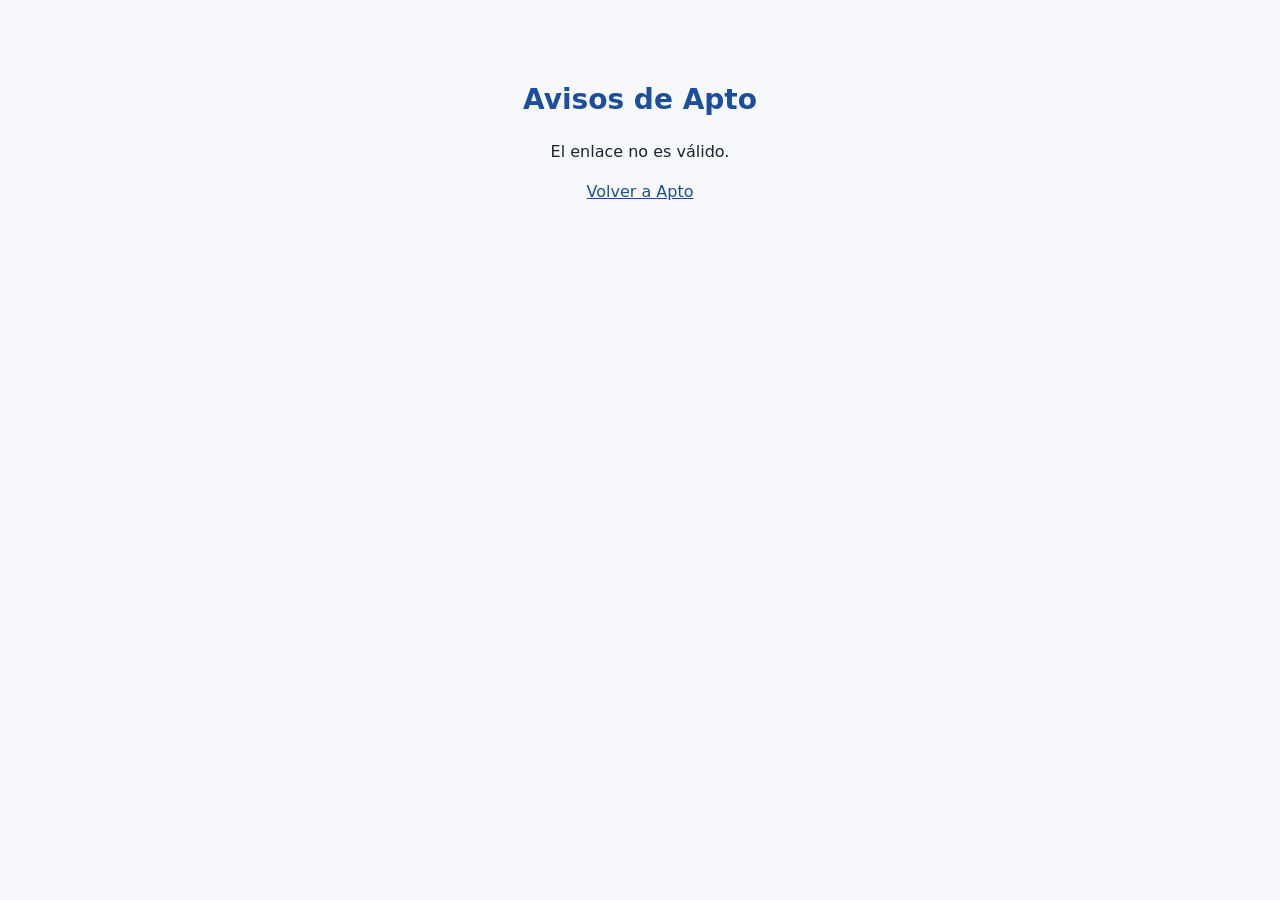
<file: baja.html>
<!doctype html>
<html lang="es">
<head>
<meta charset="utf-8">
<meta name="viewport" content="width=device-width, initial-scale=1">
<meta http-equiv="Content-Security-Policy" content="default-src 'self'; script-src 'self'; style-src 'self' 'unsafe-inline' https://fonts.googleapis.com; font-src https://fonts.gstatic.com; connect-src https://izxhfajflqmfhgligblu.supabase.co; object-src 'none'; base-uri 'self'">
<meta name="robots" content="noindex">
<title>Apto · Avisos</title>
<link rel="icon" type="image/svg+xml" href="icono.svg">
<link rel="stylesheet" href="https://fonts.googleapis.com/css2?family=Atkinson+Hyperlegible+Next:wght@400;700&display=swap">
<style>
  body{font-family:"Atkinson Hyperlegible Next",system-ui,sans-serif;background:#F6F8FB;color:#1B2430;margin:0;line-height:1.5}
  main{max-width:560px;margin:0 auto;padding:60px 16px;text-align:center}
  h1{color:#1D4E9E;font-size:28px} a{color:#1D4E9E}
</style>
</head>
<body>
<main>
  <h1>Avisos de Apto</h1>
  <p id="msg">Procesando…</p>
  <p><a href="./">Volver a Apto</a></p>
</main>
<script src="baja.js"></script>
</body>
</html>
</file>
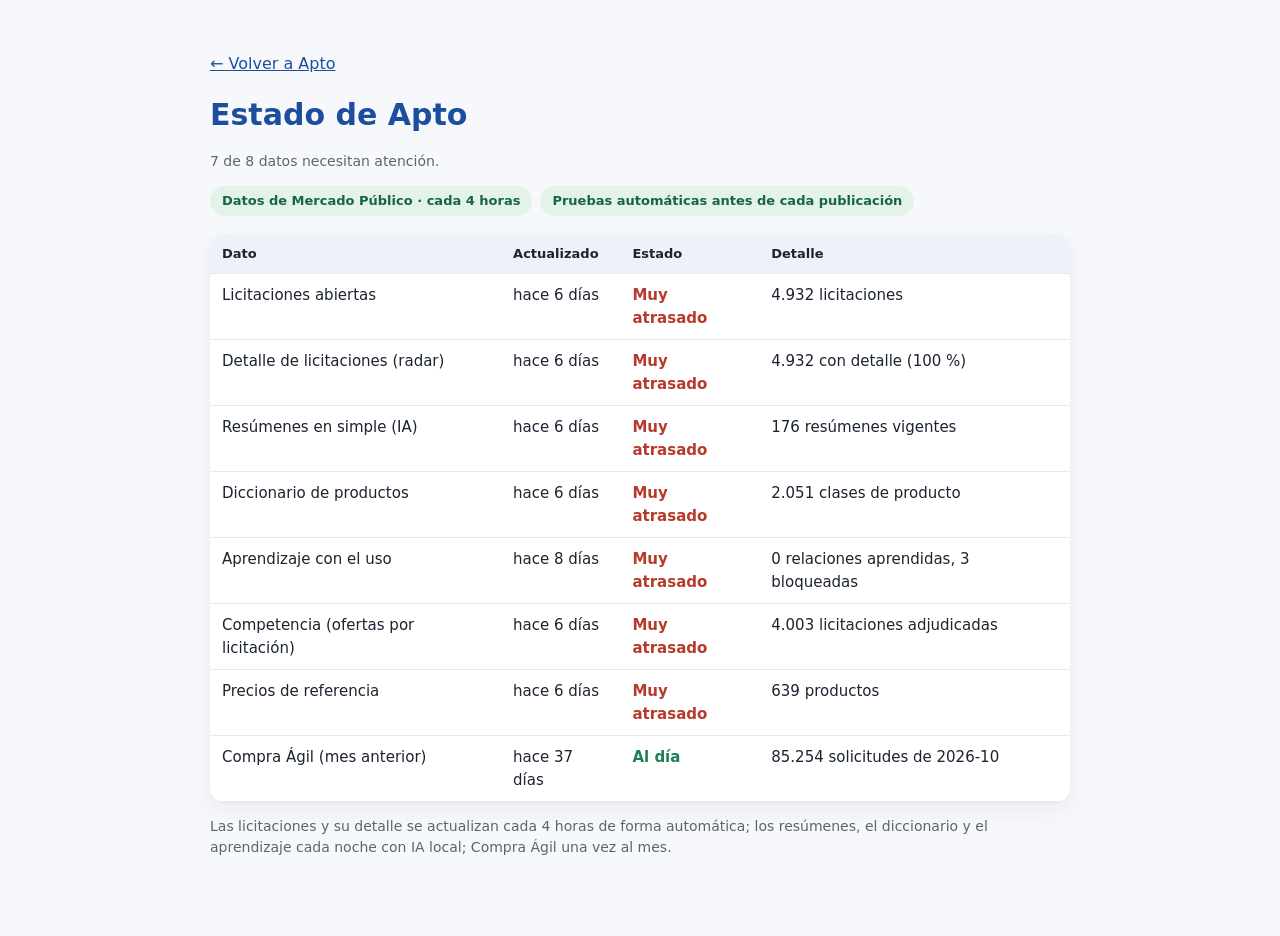
<file: estado.html>
<!doctype html>
<html lang="es">
<head>
<meta charset="utf-8">
<meta name="viewport" content="width=device-width, initial-scale=1">
<meta http-equiv="Content-Security-Policy" content="default-src 'self'; script-src 'self'; style-src 'self' 'unsafe-inline' https://fonts.googleapis.com; font-src https://fonts.gstatic.com; img-src 'self' data:; connect-src 'self'; object-src 'none'; base-uri 'self'">
<meta name="robots" content="noindex">
<title>Apto · Estado</title>
<link rel="icon" type="image/svg+xml" href="icono.svg">
<link rel="stylesheet" href="https://fonts.googleapis.com/css2?family=Atkinson+Hyperlegible+Next:wght@400;700&display=swap">
<style>
  body{font-family:"Atkinson Hyperlegible Next",system-ui,sans-serif;background:#F6F8FB;color:#1B2430;margin:0;line-height:1.5}
  main{max-width:860px;margin:0 auto;padding:36px 16px 64px}
  h1{color:#1D4E9E;font-size:30px;margin:0 0 4px} a{color:#1D4E9E} .nota{color:#5b6573;font-size:14px}
  table{width:100%;border-collapse:collapse;background:#fff;border-radius:14px;overflow:hidden;box-shadow:0 1px 2px rgba(27,36,48,.04),0 8px 24px rgba(27,36,48,.06);margin-top:18px}
  th,td{text-align:left;padding:10px 12px;border-bottom:1px solid #e6eaf0;font-size:15px;vertical-align:top} th{background:#eef2f8;font-size:13px}
  .ok{color:#1E7F52;font-weight:700} .al{color:#8a5b00;font-weight:700} .ro{color:#B83A2B;font-weight:700}
  .insignias{display:flex;gap:8px;flex-wrap:wrap;margin-top:14px} .chip{display:inline-block;background:#E3F3EA;color:#17663F;font-size:13px;font-weight:700;padding:5px 12px;border-radius:999px}
  @media(max-width:560px){th:nth-child(4),td:nth-child(4){display:none}}
</style>
</head>
<body>
<main>
  <p><a href="./">← Volver a Apto</a></p>
  <h1>Estado de Apto</h1>
  <p class="nota" id="resumen">Revisando…</p>
  <div class="insignias"><span class="chip">Datos de Mercado Público · cada 4 horas</span><span class="chip">Pruebas automáticas antes de cada publicación</span></div>
  <table>
    <thead><tr><th>Dato</th><th>Actualizado</th><th>Estado</th><th>Detalle</th></tr></thead>
    <tbody id="filas"></tbody>
  </table>
  <p class="nota" style="margin-top:14px">Las licitaciones y su detalle se actualizan cada 4 horas de forma automática; los resúmenes, el diccionario y el aprendizaje cada noche con IA local; Compra Ágil una vez al mes.</p>
</main>
<script src="estado.js"></script>
</body>
</html>
</file>
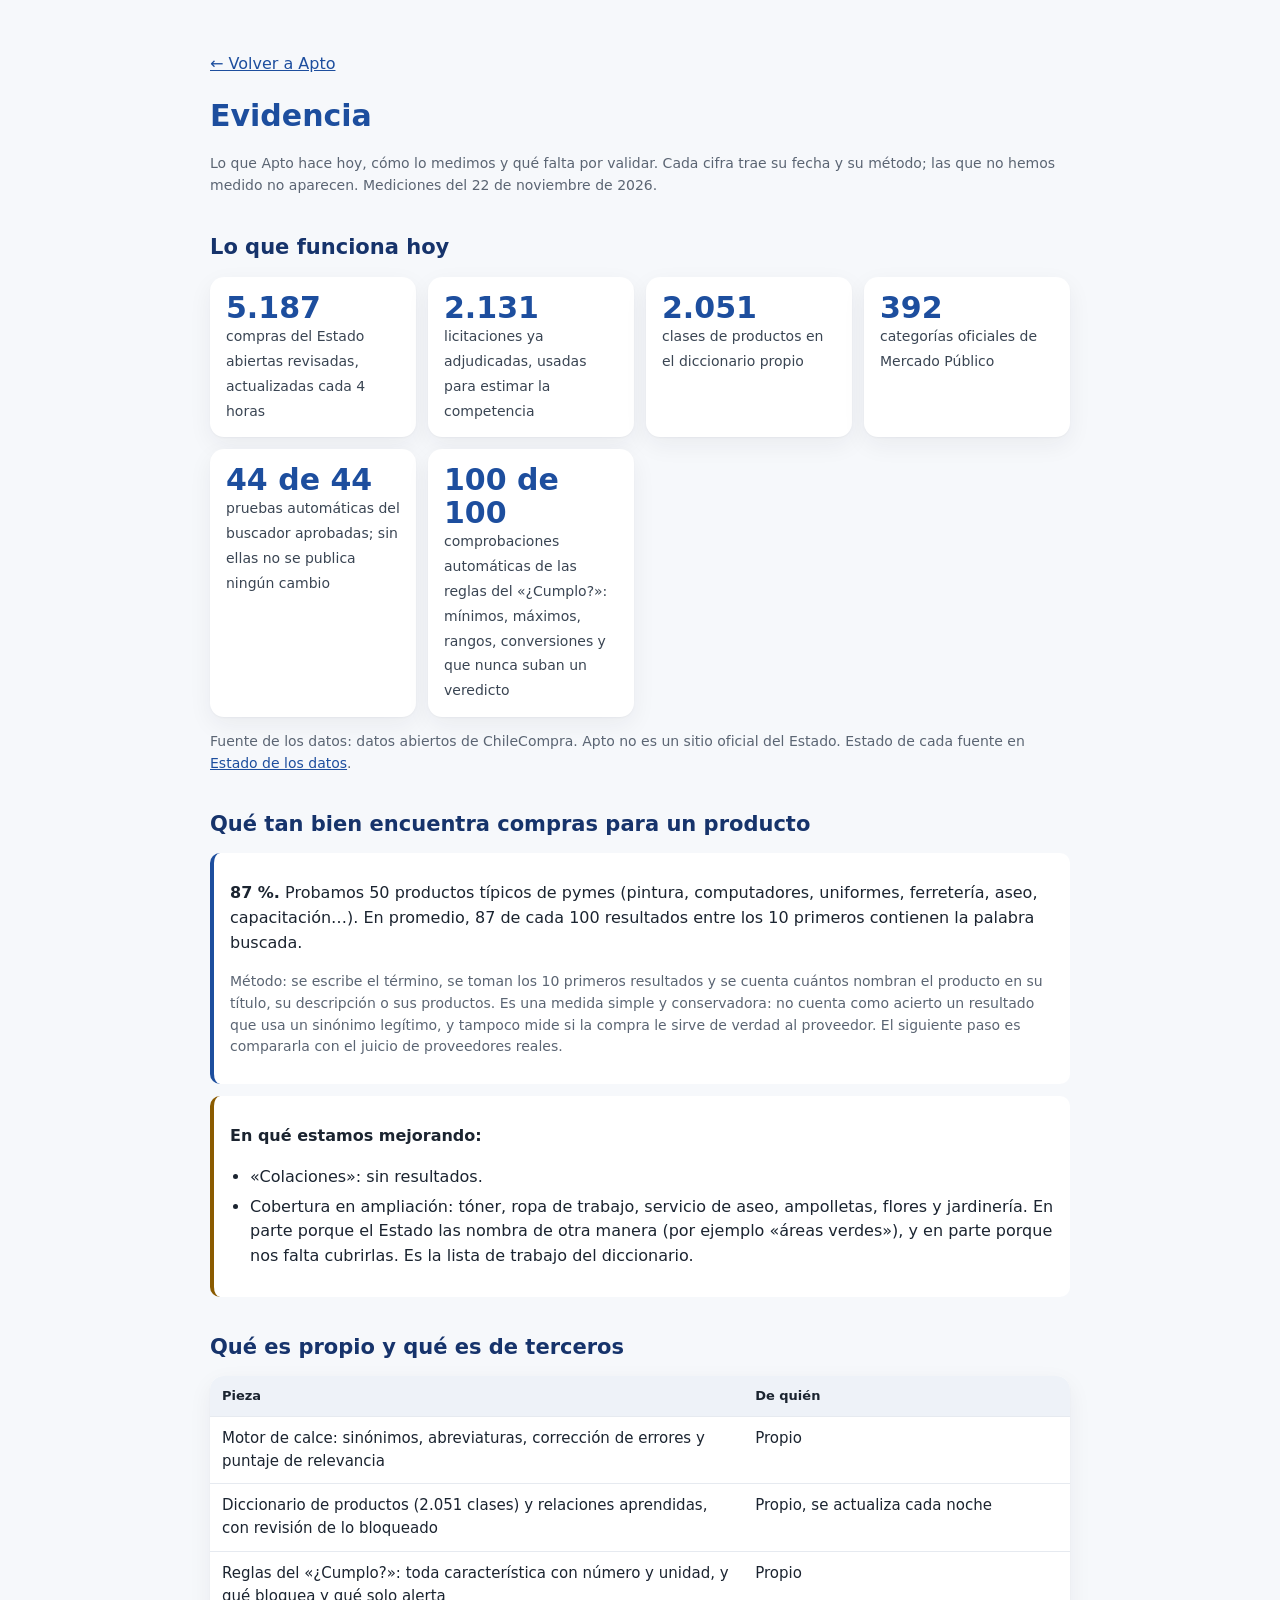
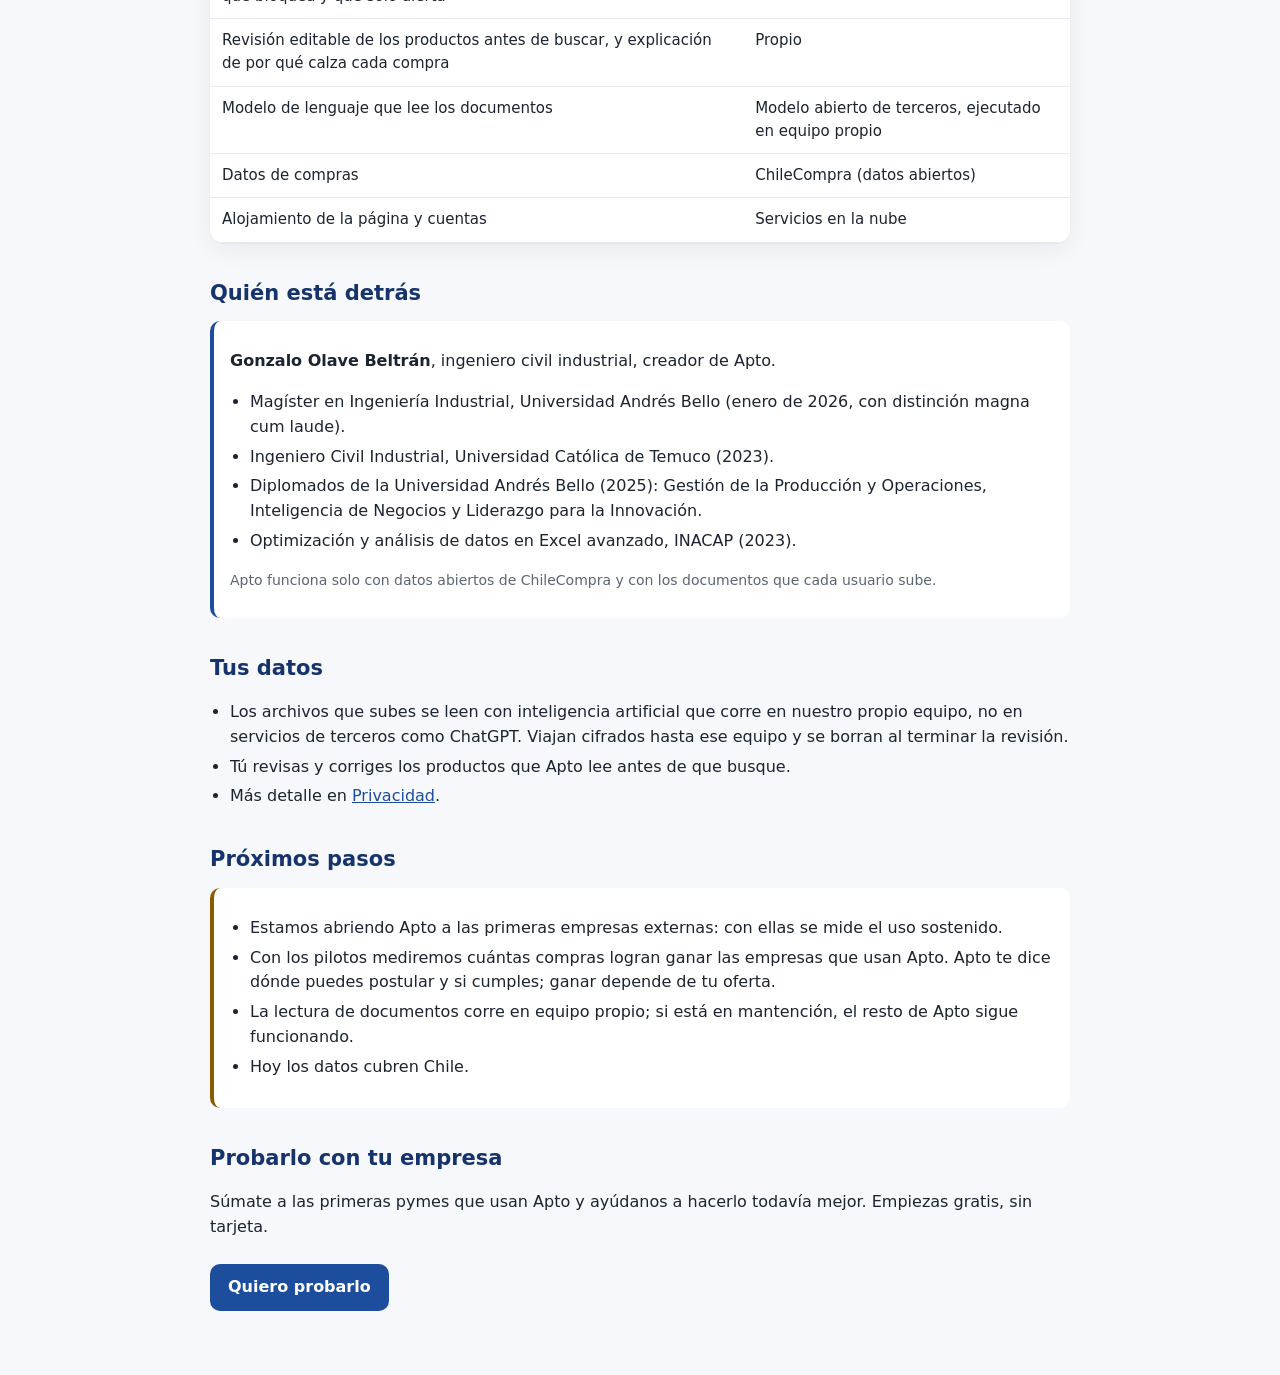
<file: evidencia.html>
<!doctype html>
<html lang="es">
<head>
<meta charset="utf-8">
<meta name="viewport" content="width=device-width, initial-scale=1">
<meta http-equiv="Content-Security-Policy" content="default-src 'self'; script-src 'self'; style-src 'self' 'unsafe-inline' https://fonts.googleapis.com; font-src https://fonts.gstatic.com; img-src 'self' data:; connect-src 'self'; object-src 'none'; base-uri 'self'">
<title>Apto · Evidencia</title>
<link rel="icon" type="image/svg+xml" href="icono.svg">
<meta name="description" content="Lo que Apto hace hoy, cómo lo medimos y qué falta por validar. Cifras reales, con su fecha y su método.">
<link rel="stylesheet" href="https://fonts.googleapis.com/css2?family=Atkinson+Hyperlegible+Next:wght@400;700&display=swap">
<style>
  body{font-family:"Atkinson Hyperlegible Next",system-ui,sans-serif;background:#F6F8FB;color:#1B2430;margin:0;line-height:1.55}
  main{max-width:860px;margin:0 auto;padding:36px 16px 64px}
  h1{color:#1D4E9E;font-size:30px;margin:0 0 6px} h2{font-size:21px;margin:34px 0 8px;color:#16336b} a{color:#1D4E9E}
  .nota{color:#5b6573;font-size:14px}
  .cifras{display:grid;grid-template-columns:repeat(auto-fit,minmax(190px,1fr));gap:12px;margin-top:14px}
  .cifra{background:#fff;border-radius:14px;padding:14px 16px;box-shadow:0 1px 2px rgba(27,36,48,.04),0 8px 24px rgba(27,36,48,.06)}
  .cifra b{display:block;font-size:30px;color:#1D4E9E;line-height:1.1} .cifra span{font-size:14px;color:#3a4553}
  table{width:100%;border-collapse:collapse;background:#fff;border-radius:14px;overflow:hidden;box-shadow:0 1px 2px rgba(27,36,48,.04),0 8px 24px rgba(27,36,48,.06);margin-top:12px}
  th,td{text-align:left;padding:10px 12px;border-bottom:1px solid #e6eaf0;font-size:15px;vertical-align:top} th{background:#eef2f8;font-size:13px}
  ul{padding-left:20px} li{margin:5px 0}
  .caja{background:#fff;border-left:4px solid #1D4E9E;border-radius:10px;padding:12px 16px;margin-top:12px}
  .aviso{border-left-color:#8a5b00}
  .btn{display:inline-block;background:#1D4E9E;color:#fff;text-decoration:none;padding:11px 18px;border-radius:10px;font-weight:700;margin-top:8px}
  @media(max-width:560px){th,td{font-size:14px;padding:8px}}
</style>
</head>
<body>
<main>
  <p><a href="./">← Volver a Apto</a></p>
  <h1>Evidencia</h1>
  <p class="nota">Lo que Apto hace hoy, cómo lo medimos y qué falta por validar. Cada cifra trae su fecha y su método; las que no hemos medido no aparecen. Mediciones del 22 de noviembre de 2026.</p>

  <h2>Lo que funciona hoy</h2>
  <div class="cifras">
    <div class="cifra"><b>5.187</b><span>compras del Estado abiertas revisadas, actualizadas cada 4 horas</span></div>
    <div class="cifra"><b>2.131</b><span>licitaciones ya adjudicadas, usadas para estimar la competencia</span></div>
    <div class="cifra"><b>2.051</b><span>clases de productos en el diccionario propio</span></div>
    <div class="cifra"><b>392</b><span>categorías oficiales de Mercado Público</span></div>
    <div class="cifra"><b>44 de 44</b><span>pruebas automáticas del buscador aprobadas; sin ellas no se publica ningún cambio</span></div>
    <div class="cifra"><b>100 de 100</b><span>comprobaciones automáticas de las reglas del «¿Cumplo?»: mínimos, máximos, rangos, conversiones y que nunca suban un veredicto</span></div>
  </div>
  <p class="nota">Fuente de los datos: datos abiertos de ChileCompra. Apto no es un sitio oficial del Estado. Estado de cada fuente en <a href="estado.html">Estado de los datos</a>.</p>

  <h2>Qué tan bien encuentra compras para un producto</h2>
  <div class="caja">
    <p><b>87 %.</b> Probamos 50 productos típicos de pymes (pintura, computadores, uniformes, ferretería, aseo, capacitación…). En promedio, 87 de cada 100 resultados entre los 10 primeros contienen la palabra buscada.</p>
    <p class="nota">Método: se escribe el término, se toman los 10 primeros resultados y se cuenta cuántos nombran el producto en su título, su descripción o sus productos. Es una medida simple y conservadora: no cuenta como acierto un resultado que usa un sinónimo legítimo, y tampoco mide si la compra le sirve de verdad al proveedor. El siguiente paso es compararla con el juicio de proveedores reales.</p>
  </div>
  <div class="caja aviso">
    <p><b>En qué estamos mejorando:</b></p>
    <ul>
      <li>«Colaciones»: sin resultados.</li>
      <li>Cobertura en ampliación: tóner, ropa de trabajo, servicio de aseo, ampolletas, flores y jardinería. En parte porque el Estado las nombra de otra manera (por ejemplo «áreas verdes»), y en parte porque nos falta cubrirlas. Es la lista de trabajo del diccionario.</li>
    </ul>
  </div>

  <h2>Qué es propio y qué es de terceros</h2>
  <table>
    <thead><tr><th>Pieza</th><th>De quién</th></tr></thead>
    <tbody>
      <tr><td>Motor de calce: sinónimos, abreviaturas, corrección de errores y puntaje de relevancia</td><td>Propio</td></tr>
      <tr><td>Diccionario de productos (2.051 clases) y relaciones aprendidas, con revisión de lo bloqueado</td><td>Propio, se actualiza cada noche</td></tr>
      <tr><td>Reglas del «¿Cumplo?»: toda característica con número y unidad, y qué bloquea y qué solo alerta</td><td>Propio</td></tr>
      <tr><td>Revisión editable de los productos antes de buscar, y explicación de por qué calza cada compra</td><td>Propio</td></tr>
      <tr><td>Modelo de lenguaje que lee los documentos</td><td>Modelo abierto de terceros, ejecutado en equipo propio</td></tr>
      <tr><td>Datos de compras</td><td>ChileCompra (datos abiertos)</td></tr>
      <tr><td>Alojamiento de la página y cuentas</td><td>Servicios en la nube</td></tr>
    </tbody>
  </table>

  <h2>Quién está detrás</h2>
  <div class="caja">
    <p><b>Gonzalo Olave Beltrán</b>, ingeniero civil industrial, creador de Apto.</p>
    <ul>
      <li>Magíster en Ingeniería Industrial, Universidad Andrés Bello (enero de 2026, con distinción magna cum laude).</li>
      <li>Ingeniero Civil Industrial, Universidad Católica de Temuco (2023).</li>
      <li>Diplomados de la Universidad Andrés Bello (2025): Gestión de la Producción y Operaciones, Inteligencia de Negocios y Liderazgo para la Innovación.</li>
      <li>Optimización y análisis de datos en Excel avanzado, INACAP (2023).</li>
    </ul>
    <p class="nota">Apto funciona solo con datos abiertos de ChileCompra y con los documentos que cada usuario sube.</p>
  </div>

  <h2>Tus datos</h2>
  <ul>
    <li>Los archivos que subes se leen con inteligencia artificial que corre en nuestro propio equipo, no en servicios de terceros como ChatGPT. Viajan cifrados hasta ese equipo y se borran al terminar la revisión.</li>
    <li>Tú revisas y corriges los productos que Apto lee antes de que busque.</li>
    <li>Más detalle en <a href="privacidad.html">Privacidad</a>.</li>
  </ul>

  <h2>Próximos pasos</h2>
  <div class="caja aviso">
    <ul>
      <li>Estamos abriendo Apto a las primeras empresas externas: con ellas se mide el uso sostenido.</li>
      <li>Con los pilotos mediremos cuántas compras logran ganar las empresas que usan Apto. Apto te dice dónde puedes postular y si cumples; ganar depende de tu oferta.</li>
      <li>La lectura de documentos corre en equipo propio; si está en mantención, el resto de Apto sigue funcionando.</li>
      <li>Hoy los datos cubren Chile.</li>
    </ul>
  </div>

  <h2>Probarlo con tu empresa</h2>
  <p>Súmate a las primeras pymes que usan Apto y ayúdanos a hacerlo todavía mejor. Empiezas gratis, sin tarjeta.</p>
  <a class="btn" href="https://wa.me/56982944893?text=Hola%2C%20quiero%20probar%20Apto%20en%20mi%20empresa." target="_blank" rel="noopener">Quiero probarlo</a>
</main>
</body>
</html>
</file>
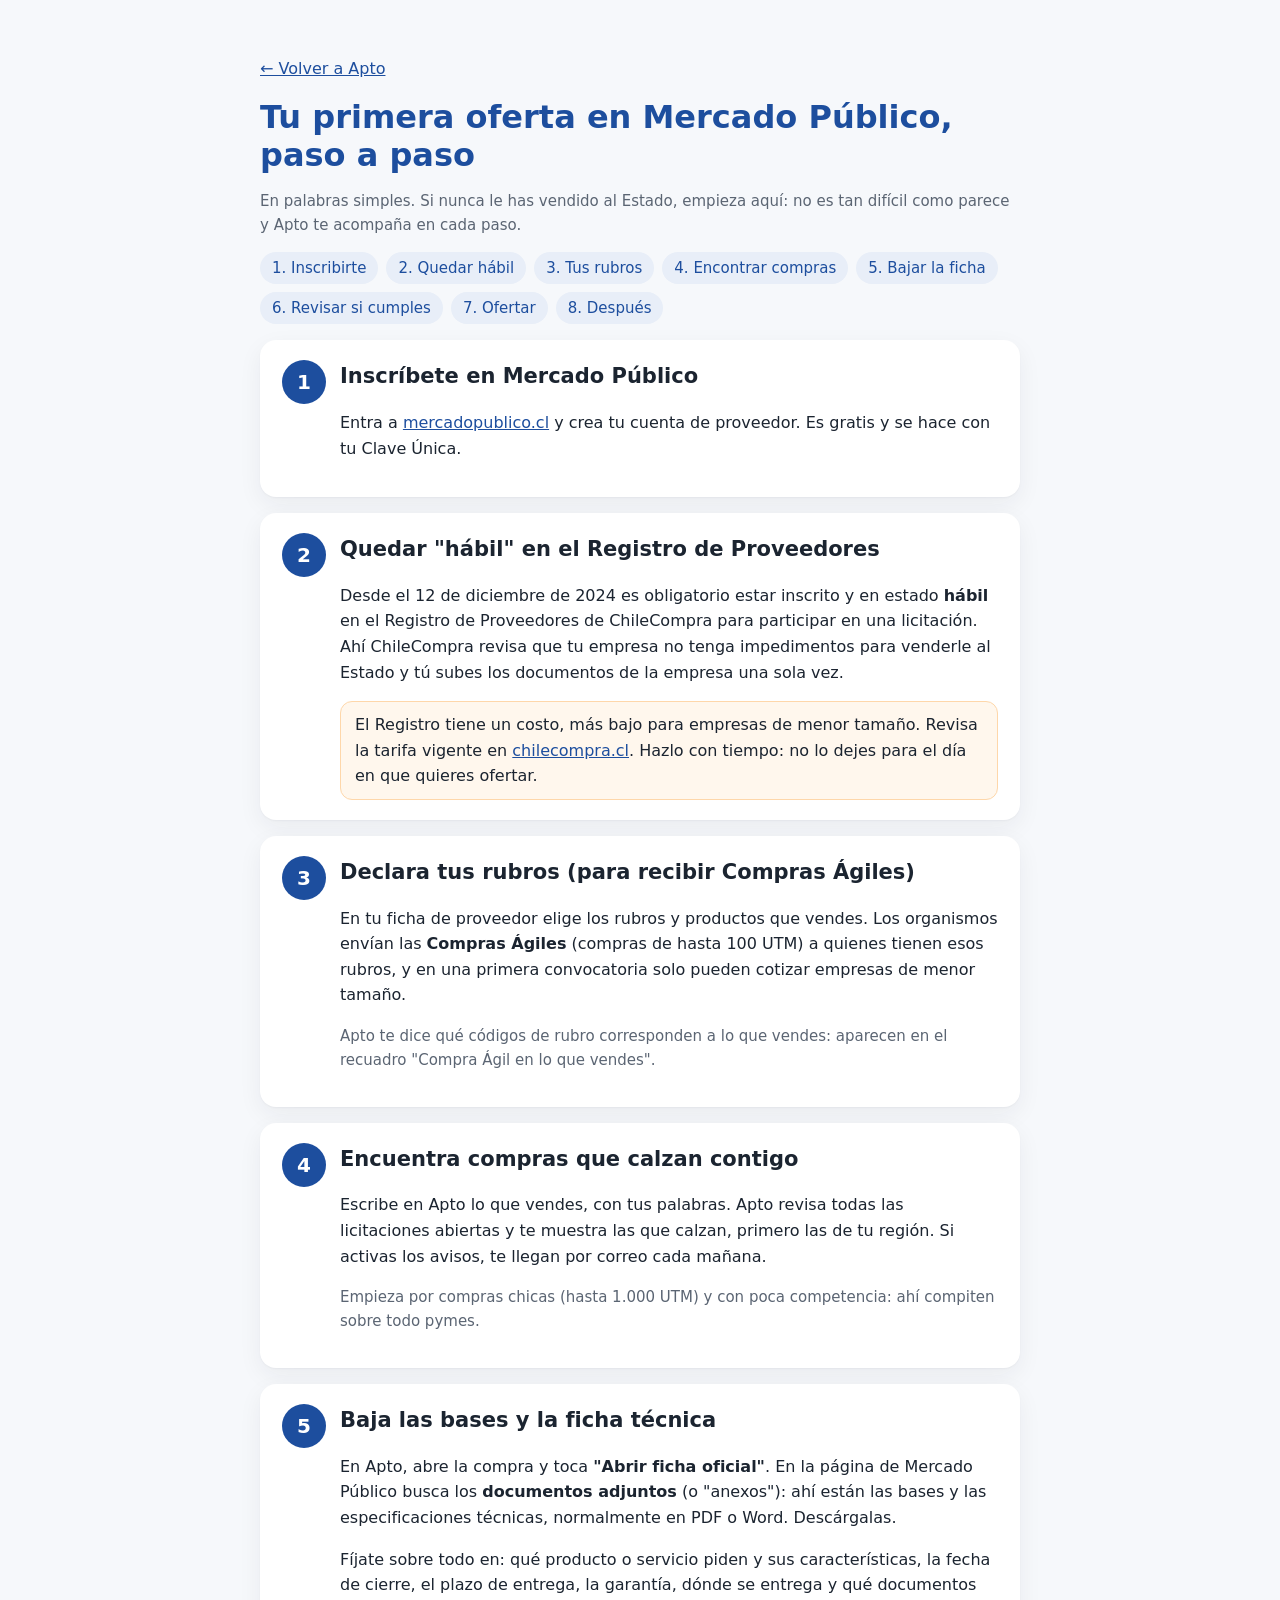
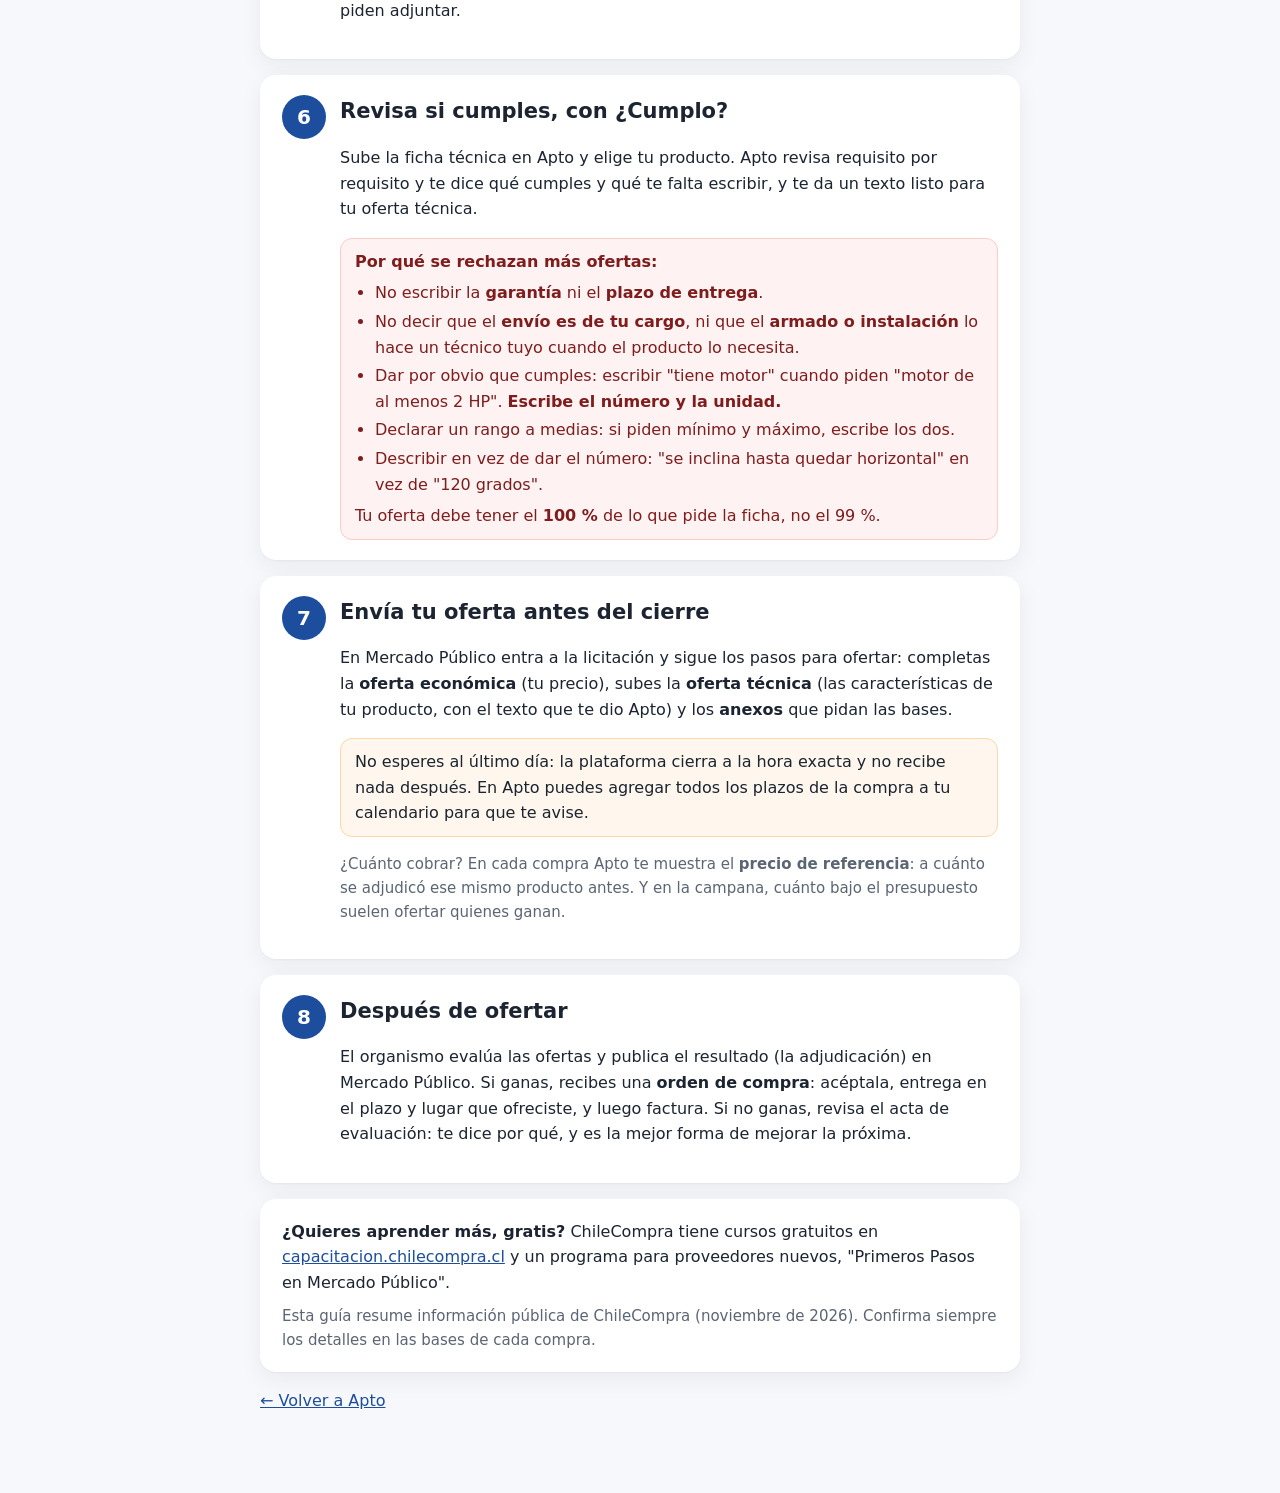
<file: guia.html>
<!doctype html>
<html lang="es">
<head>
<meta charset="utf-8">
<meta name="viewport" content="width=device-width, initial-scale=1">
<meta http-equiv="Content-Security-Policy" content="default-src 'self'; style-src 'self' 'unsafe-inline' https://fonts.googleapis.com; font-src https://fonts.gstatic.com; img-src 'self' data:; object-src 'none'; base-uri 'self'">
<title>Apto · Tu primera oferta</title>
<link rel="icon" type="image/svg+xml" href="icono.svg">
<meta name="description" content="Cómo hacer tu primera oferta en Mercado Público, paso a paso y en palabras simples.">
<link rel="stylesheet" href="https://fonts.googleapis.com/css2?family=Atkinson+Hyperlegible+Next:wght@400;700&display=swap">
<style>
  body{font-family:"Atkinson Hyperlegible Next",system-ui,sans-serif;background:#F6F8FB;color:#1B2430;margin:0;line-height:1.6}
  main{max-width:760px;margin:0 auto;padding:40px 16px 64px}
  h1{color:#1D4E9E;font-size:32px;line-height:1.2;margin:0 0 8px} h2{font-size:21px;margin:0 0 6px}
  a{color:#1D4E9E} .nota{color:#5b6573;font-size:15px}
  .caja{background:#fff;border-radius:16px;padding:20px 22px;box-shadow:0 1px 2px rgba(27,36,48,.04),0 8px 24px rgba(27,36,48,.06);margin:16px 0}
  .paso{display:grid;grid-template-columns:44px 1fr;gap:14px;align-items:start}
  .num{width:44px;height:44px;border-radius:50%;background:#1D4E9E;color:#fff;font-weight:700;font-size:20px;display:grid;place-items:center}
  .ojo{background:#fff7ed;border:1px solid #fed7aa;border-radius:12px;padding:10px 14px;margin-top:10px}
  .rojo{background:#fef2f2;border:1px solid #fecaca;border-radius:12px;padding:10px 14px;margin-top:10px;color:#7f1d1d}
  ul{padding-left:20px;margin:6px 0} li{margin:3px 0}
  .indice{display:flex;flex-wrap:wrap;gap:8px;margin:14px 0 0}
  .indice a{background:#E8EEF8;border-radius:999px;padding:4px 12px;text-decoration:none;font-size:15px}
  @media (max-width:480px){h1{font-size:26px}.paso{grid-template-columns:36px 1fr;gap:10px}.num{width:36px;height:36px;font-size:17px}}
</style>
</head>
<body>
<main>
  <p><a href="./">← Volver a Apto</a></p>
  <h1>Tu primera oferta en Mercado Público, paso a paso</h1>
  <p class="nota">En palabras simples. Si nunca le has vendido al Estado, empieza aquí: no es tan difícil como parece y Apto te acompaña en cada paso.</p>
  <nav class="indice" aria-label="Pasos">
    <a href="#inscripcion">1. Inscribirte</a><a href="#registro">2. Quedar hábil</a><a href="#rubros">3. Tus rubros</a>
    <a href="#buscar">4. Encontrar compras</a><a href="#ficha">5. Bajar la ficha</a><a href="#cumplo">6. Revisar si cumples</a>
    <a href="#ofertar">7. Ofertar</a><a href="#despues">8. Después</a>
  </nav>

  <div class="caja paso" id="inscripcion"><div class="num">1</div><div>
    <h2>Inscríbete en Mercado Público</h2>
    <p>Entra a <a href="https://www.mercadopublico.cl" rel="noopener">mercadopublico.cl</a> y crea tu cuenta de proveedor. Es gratis y se hace con tu Clave Única.</p>
  </div></div>

  <div class="caja paso" id="registro"><div class="num">2</div><div>
    <h2>Quedar "hábil" en el Registro de Proveedores</h2>
    <p>Desde el 12 de diciembre de 2024 es obligatorio estar inscrito y en estado <b>hábil</b> en el Registro de Proveedores de ChileCompra para participar en una licitación. Ahí ChileCompra revisa que tu empresa no tenga impedimentos para venderle al Estado y tú subes los documentos de la empresa una sola vez.</p>
    <div class="ojo">El Registro tiene un costo, más bajo para empresas de menor tamaño. Revisa la tarifa vigente en <a href="https://www.chilecompra.cl/registro-de-proveedores/" rel="noopener">chilecompra.cl</a>. Hazlo con tiempo: no lo dejes para el día en que quieres ofertar.</div>
  </div></div>

  <div class="caja paso" id="rubros"><div class="num">3</div><div>
    <h2>Declara tus rubros (para recibir Compras Ágiles)</h2>
    <p>En tu ficha de proveedor elige los rubros y productos que vendes. Los organismos envían las <b>Compras Ágiles</b> (compras de hasta 100 UTM) a quienes tienen esos rubros, y en una primera convocatoria solo pueden cotizar empresas de menor tamaño.</p>
    <p class="nota">Apto te dice qué códigos de rubro corresponden a lo que vendes: aparecen en el recuadro "Compra Ágil en lo que vendes".</p>
  </div></div>

  <div class="caja paso" id="buscar"><div class="num">4</div><div>
    <h2>Encuentra compras que calzan contigo</h2>
    <p>Escribe en Apto lo que vendes, con tus palabras. Apto revisa todas las licitaciones abiertas y te muestra las que calzan, primero las de tu región. Si activas los avisos, te llegan por correo cada mañana.</p>
    <p class="nota">Empieza por compras chicas (hasta 1.000 UTM) y con poca competencia: ahí compiten sobre todo pymes.</p>
  </div></div>

  <div class="caja paso" id="ficha"><div class="num">5</div><div>
    <h2>Baja las bases y la ficha técnica</h2>
    <p>En Apto, abre la compra y toca <b>"Abrir ficha oficial"</b>. En la página de Mercado Público busca los <b>documentos adjuntos</b> (o "anexos"): ahí están las bases y las especificaciones técnicas, normalmente en PDF o Word. Descárgalas.</p>
    <p>Fíjate sobre todo en: qué producto o servicio piden y sus características, la fecha de cierre, el plazo de entrega, la garantía, dónde se entrega y qué documentos piden adjuntar.</p>
  </div></div>

  <div class="caja paso" id="cumplo"><div class="num">6</div><div>
    <h2>Revisa si cumples, con ¿Cumplo?</h2>
    <p>Sube la ficha técnica en Apto y elige tu producto. Apto revisa requisito por requisito y te dice qué cumples y qué te falta escribir, y te da un texto listo para tu oferta técnica.</p>
    <div class="rojo"><b>Por qué se rechazan más ofertas:</b>
      <ul>
        <li>No escribir la <b>garantía</b> ni el <b>plazo de entrega</b>.</li>
        <li>No decir que el <b>envío es de tu cargo</b>, ni que el <b>armado o instalación</b> lo hace un técnico tuyo cuando el producto lo necesita.</li>
        <li>Dar por obvio que cumples: escribir "tiene motor" cuando piden "motor de al menos 2 HP". <b>Escribe el número y la unidad.</b></li>
        <li>Declarar un rango a medias: si piden mínimo y máximo, escribe los dos.</li>
        <li>Describir en vez de dar el número: "se inclina hasta quedar horizontal" en vez de "120 grados".</li>
      </ul>
      Tu oferta debe tener el <b>100 %</b> de lo que pide la ficha, no el 99 %.</div>
  </div></div>

  <div class="caja paso" id="ofertar"><div class="num">7</div><div>
    <h2>Envía tu oferta antes del cierre</h2>
    <p>En Mercado Público entra a la licitación y sigue los pasos para ofertar: completas la <b>oferta económica</b> (tu precio), subes la <b>oferta técnica</b> (las características de tu producto, con el texto que te dio Apto) y los <b>anexos</b> que pidan las bases.</p>
    <div class="ojo">No esperes al último día: la plataforma cierra a la hora exacta y no recibe nada después. En Apto puedes agregar todos los plazos de la compra a tu calendario para que te avise.</div>
    <p class="nota">¿Cuánto cobrar? En cada compra Apto te muestra el <b>precio de referencia</b>: a cuánto se adjudicó ese mismo producto antes. Y en la campana, cuánto bajo el presupuesto suelen ofertar quienes ganan.</p>
  </div></div>

  <div class="caja paso" id="despues"><div class="num">8</div><div>
    <h2>Después de ofertar</h2>
    <p>El organismo evalúa las ofertas y publica el resultado (la adjudicación) en Mercado Público. Si ganas, recibes una <b>orden de compra</b>: acéptala, entrega en el plazo y lugar que ofreciste, y luego factura. Si no ganas, revisa el acta de evaluación: te dice por qué, y es la mejor forma de mejorar la próxima.</p>
  </div></div>

  <div class="caja">
    <b>¿Quieres aprender más, gratis?</b> ChileCompra tiene cursos gratuitos en <a href="https://capacitacion.chilecompra.cl" rel="noopener">capacitacion.chilecompra.cl</a> y un programa para proveedores nuevos, "Primeros Pasos en Mercado Público".
    <p class="nota" style="margin:8px 0 0">Esta guía resume información pública de ChileCompra (noviembre de 2026). Confirma siempre los detalles en las bases de cada compra.</p>
  </div>
  <p><a href="./">← Volver a Apto</a></p>
</main>
</body>
</html>
</file>
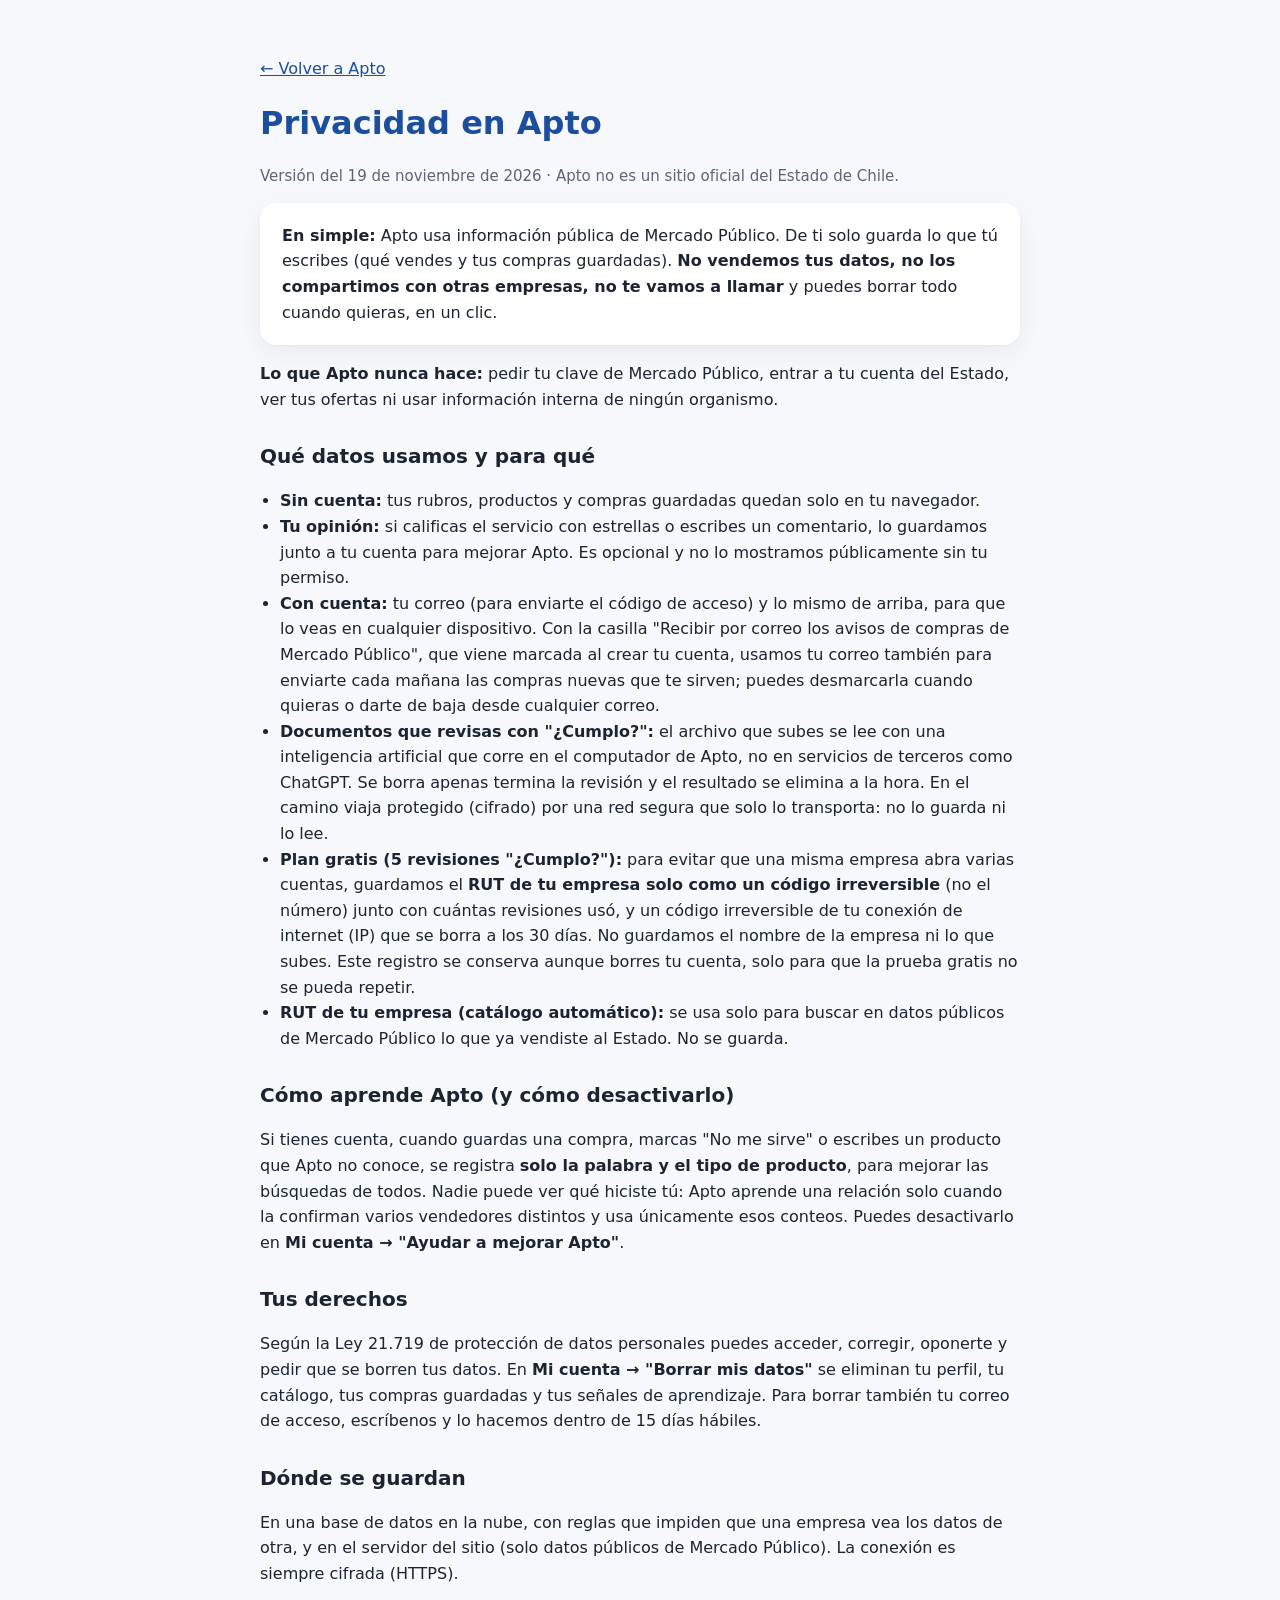
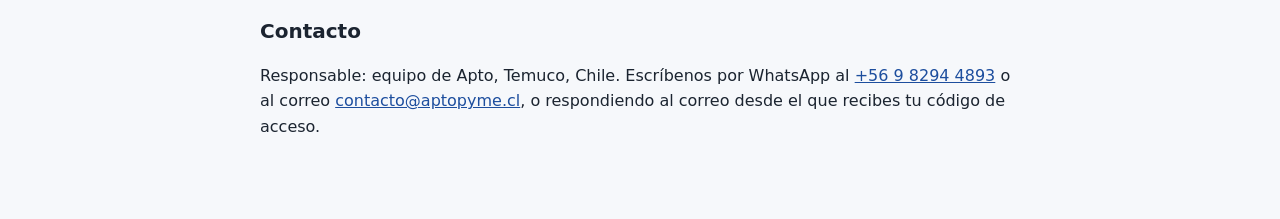
<file: privacidad.html>
<!doctype html>
<html lang="es">
<head>
<meta charset="utf-8">
<meta name="viewport" content="width=device-width, initial-scale=1">
<meta http-equiv="Content-Security-Policy" content="default-src 'self'; style-src 'self' 'unsafe-inline' https://fonts.googleapis.com; font-src https://fonts.gstatic.com; img-src 'self' data:; object-src 'none'; base-uri 'self'">
<title>Apto · Privacidad</title>
<link rel="icon" type="image/svg+xml" href="icono.svg">
<link rel="stylesheet" href="https://fonts.googleapis.com/css2?family=Atkinson+Hyperlegible+Next:wght@400;700&display=swap">
<style>
  body{font-family:"Atkinson Hyperlegible Next",system-ui,sans-serif;background:#F6F8FB;color:#1B2430;margin:0;line-height:1.6}
  main{max-width:760px;margin:0 auto;padding:40px 16px 64px}
  h1{color:#1D4E9E;font-size:32px;margin:0 0 8px} h2{font-size:20px;margin:28px 0 6px}
  a{color:#1D4E9E} .nota{color:#5b6573;font-size:15px}
  .caja{background:#fff;border-radius:16px;padding:20px 22px;box-shadow:0 1px 2px rgba(27,36,48,.04),0 8px 24px rgba(27,36,48,.06)}
  ul{padding-left:20px}
</style>
</head>
<body>
<main>
  <p><a href="./">← Volver a Apto</a></p>
  <h1>Privacidad en Apto</h1>
  <p class="nota">Versión del 19 de noviembre de 2026 · Apto no es un sitio oficial del Estado de Chile.</p>

  <div class="caja">
    <b>En simple:</b> Apto usa información pública de Mercado Público. De ti solo guarda lo que tú escribes (qué vendes y tus compras guardadas).
    <b>No vendemos tus datos, no los compartimos con otras empresas, no te vamos a llamar</b> y puedes borrar todo cuando quieras, en un clic.
  </div>
  <p><b>Lo que Apto nunca hace:</b> pedir tu clave de Mercado Público, entrar a tu cuenta del Estado, ver tus ofertas ni usar información interna de ningún organismo.</p>

  <h2>Qué datos usamos y para qué</h2>
  <ul>
    <li><b>Sin cuenta:</b> tus rubros, productos y compras guardadas quedan solo en tu navegador.</li>
    <li><b>Tu opinión:</b> si calificas el servicio con estrellas o escribes un comentario, lo guardamos junto a tu cuenta para mejorar Apto. Es opcional y no lo mostramos públicamente sin tu permiso.</li>
    <li><b>Con cuenta:</b> tu correo (para enviarte el código de acceso) y lo mismo de arriba, para que lo veas en cualquier dispositivo. Con la casilla "Recibir por correo los avisos de compras de Mercado Público", que viene marcada al crear tu cuenta, usamos tu correo también para enviarte cada mañana las compras nuevas que te sirven; puedes desmarcarla cuando quieras o darte de baja desde cualquier correo.</li>
    <li><b>Documentos que revisas con "¿Cumplo?":</b> el archivo que subes se lee con una inteligencia artificial que corre en el computador de Apto, no en servicios de terceros como ChatGPT. Se borra apenas termina la revisión y el resultado se elimina a la hora. En el camino viaja protegido (cifrado) por una red segura que solo lo transporta: no lo guarda ni lo lee.</li>
    <li><b>Plan gratis (5 revisiones "¿Cumplo?"):</b> para evitar que una misma empresa abra varias cuentas, guardamos el <b>RUT de tu empresa solo como un código irreversible</b> (no el número) junto con cuántas revisiones usó, y un código irreversible de tu conexión de internet (IP) que se borra a los 30 días. No guardamos el nombre de la empresa ni lo que subes. Este registro se conserva aunque borres tu cuenta, solo para que la prueba gratis no se pueda repetir.</li>
    <li><b>RUT de tu empresa (catálogo automático):</b> se usa solo para buscar en datos públicos de Mercado Público lo que ya vendiste al Estado. No se guarda.</li>
  </ul>

  <h2>Cómo aprende Apto (y cómo desactivarlo)</h2>
  <p>Si tienes cuenta, cuando guardas una compra, marcas "No me sirve" o escribes un producto que Apto no conoce, se registra
  <b>solo la palabra y el tipo de producto</b>, para mejorar las búsquedas de todos. Nadie puede ver qué hiciste tú:
  Apto aprende una relación solo cuando la confirman varios vendedores distintos y usa únicamente esos conteos.
  Puedes desactivarlo en <b>Mi cuenta → "Ayudar a mejorar Apto"</b>.</p>

  <h2>Tus derechos</h2>
  <p>Según la Ley 21.719 de protección de datos personales puedes acceder, corregir, oponerte y pedir que se borren tus datos.
  En <b>Mi cuenta → "Borrar mis datos"</b> se eliminan tu perfil, tu catálogo, tus compras guardadas y tus señales de aprendizaje.
  Para borrar también tu correo de acceso, escríbenos y lo hacemos dentro de 15 días hábiles.</p>

  <h2>Dónde se guardan</h2>
  <p>En una base de datos en la nube, con reglas que impiden que una empresa vea los datos de otra, y en el servidor del sitio
  (solo datos públicos de Mercado Público). La conexión es siempre cifrada (HTTPS).</p>

  <h2>Contacto</h2>
  <p>Responsable: equipo de Apto, Temuco, Chile. Escríbenos por WhatsApp al <a href="https://wa.me/56982944893?text=Hola%2C%20quiero%20saber%20m%C3%A1s%20sobre%20Apto." target="_blank" rel="noopener">+56 9 8294 4893</a> o al correo <a href="mailto:contacto@aptopyme.cl">contacto@aptopyme.cl</a>, o respondiendo al correo desde el que recibes tu código de acceso.</p>
</main>
</body>
</html>
</file>
<file: estilos.css>
:root{
  /* Identidad Apto: azul = competencia y confianza; verde, ambar y rojo solo para el veredicto */
  --fondo:#f6f8fb; --tarjeta:#ffffff; --tinta:#1b2430; --suave:#5a6577; --linea:#dfe4ec;
  --marca:#1d4e9e; --marca-suave:#e6eef9; --alerta:#7a5200; --alerta-suave:#fdf1d2;
  --ok:#17663f; --ok-suave:#e3f3ea; --rojo:#a23224; --rojo-suave:#f9e4e1;
  --verde-apto:#1e7f52; --ambar-apto:#f2b630; --rojo-apto:#b83a2b;
}
*{box-sizing:border-box}
body{margin:0;background:var(--fondo);color:var(--tinta);font:16px/1.5 "Atkinson Hyperlegible Next",system-ui,-apple-system,"Segoe UI",Roboto,sans-serif}
html{scroll-behavior:smooth;scroll-padding-top:64px}
header{position:sticky;top:0;z-index:30;background:rgba(246,248,251,.8);-webkit-backdrop-filter:saturate(180%) blur(16px);backdrop-filter:saturate(180%) blur(16px);border-bottom:1px solid rgba(27,36,48,.07);padding:10px 16px}
header .in,main{max-width:1180px;margin:0 auto}
header .in{display:flex;align-items:center;gap:16px}
header h1{margin:0;font-size:24px;font-weight:700;letter-spacing:-.01em;color:var(--marca)}
header nav{margin-left:auto;display:flex;align-items:center;gap:18px;font-size:14px}
header nav a{color:var(--tinta);text-decoration:none}
header nav a.cta{background:#D92D20;color:#fff;padding:7px 15px;border-radius:999px;font-weight:700;transition:background .2s,transform .15s}
header nav a.cta:hover{background:#B8261B}
@media(max-width:560px){header nav a:not(.cta){display:none}}
/* ---------- Portada ---------- */
.js .rv{opacity:0;transform:translateY(28px);transition:opacity .9s cubic-bezier(.2,.7,.2,1) var(--d,0s),transform .9s cubic-bezier(.2,.7,.2,1) var(--d,0s)}
.js .rv.in{opacity:1;transform:none}
.hero{max-width:1180px;margin:0 auto;padding:72px 16px 24px;text-align:center}
.eyebrow{color:var(--marca);font-weight:700;font-size:15px;margin:0 0 12px}
.big{font-size:clamp(38px,6.6vw,78px);line-height:1.03;letter-spacing:-.03em;margin:0;font-weight:700;text-transform:none;color:var(--tinta)}
.big span,.sec-t em{color:var(--marca);font-style:normal}
.lead{font-size:clamp(17px,2.2vw,21px);color:var(--suave);max-width:640px;margin:20px auto 0}
.botones{display:flex;gap:10px;justify-content:center;margin-top:28px;flex-wrap:wrap}
.btn{background:var(--marca);color:#fff;text-decoration:none;padding:13px 24px;border-radius:999px;font-weight:700;box-shadow:0 8px 22px rgba(29,78,158,.28);transition:transform .25s cubic-bezier(.2,.8,.2,1),box-shadow .25s}
.btn:hover{transform:translateY(-2px);box-shadow:0 12px 28px rgba(29,78,158,.36)}
.btn.sec2{background:transparent;color:var(--marca);box-shadow:none}
.escena{position:relative;height:714px;max-width:1080px;margin:44px auto 0}
.flot{position:absolute;background:#fff;border-radius:20px;padding:16px 18px;text-align:left;font-size:14.5px;box-shadow:0 2px 6px rgba(27,36,48,.06),0 28px 56px rgba(27,36,48,.16);animation:flotar 7s ease-in-out infinite}
.flot .t{font-weight:700;font-size:16px;line-height:1.3;margin:8px 0 4px}
.flot .s{color:var(--suave);font-size:13px}
.f1{left:1%;top:440px;width:min(270px,30%);z-index:3}
.f2{right:1%;top:434px;width:min(280px,30%);animation-delay:-2.3s;z-index:3}
.f3{left:calc(50% - 115px);bottom:0;width:230px;z-index:3;animation-delay:-4.6s;display:flex;gap:12px;align-items:center}
.vwin{position:absolute;top:64px;width:48%;z-index:2;text-align:left}
.vw-l{left:0}.vw-r{right:0;--ph:-5s}
.vw-nombre{margin:0 0 10px;text-align:center;font-size:26px;font-weight:700;color:var(--marca);letter-spacing:-.01em;line-height:1.1}.vw-nombre small{display:block;font-size:14px;font-weight:400;color:var(--suave);letter-spacing:0;margin-top:2px}
.vcaja{background:#fff;border-radius:22px;overflow:hidden;box-shadow:0 2px 6px rgba(27,36,48,.08),0 34px 70px rgba(29,78,158,.26)}
.vw-bar{display:flex;gap:6px;padding:11px 14px;background:#EEF2F8;border-bottom:1px solid #DDE4EE}.vw-bar i{width:10px;height:10px;border-radius:50%;background:#C9D3E3}
.vw-cuerpo{position:relative;height:292px}
.vs{position:absolute;inset:0;padding:20px 22px;opacity:0}
.vs h4{margin:0 0 12px;font-size:18px;color:#1B2430}
.vsA{animation:vsA 12s infinite var(--ph,0s)}.vsB{animation:vsB 12s infinite var(--ph,0s)}.vsC{animation:vsC 12s infinite var(--ph,0s)}
.vcampo2{border:2px solid var(--marca);border-radius:12px;padding:11px 14px;font-weight:700;color:#1B2430;background:#fff}
.tipea{display:block;overflow:hidden;white-space:nowrap;width:0;animation:vTipea 12s steps(23,end) infinite var(--ph,0s)}
.vchip{display:inline-block;margin-top:12px;padding:5px 12px;border-radius:999px;background:#E1F1E8;color:#1E7F52;font-weight:700;font-size:13px;opacity:0;animation:vchip 12s infinite var(--ph,0s)}
.vfila{display:flex;justify-content:space-between;align-items:center;gap:10px;padding:10px 12px;border:1px solid var(--linea);border-radius:12px;margin-bottom:8px;font-size:14px;font-weight:700;color:#1B2430;opacity:0;transform:translateY(10px)}
.vfila small{font-weight:700;font-size:12px;border-radius:999px;padding:3px 9px;background:#E1F1E8;color:#1E7F52;white-space:nowrap}.vfila small.am{background:#FBEFD0;color:#7A5A00}.vfila span{overflow:hidden;text-overflow:ellipsis;white-space:nowrap}
.vsB .vfila:nth-of-type(1){animation:vB1 12s infinite var(--ph,0s)}.vsB .vfila:nth-of-type(2){animation:vB2 12s infinite var(--ph,0s)}.vsB .vfila:nth-of-type(3){animation:vB3 12s infinite var(--ph,0s)}
.vsC .vfila:nth-of-type(1){animation:vC1 12s infinite var(--ph,0s)}.vsC .vfila:nth-of-type(2){animation:vC2 12s infinite var(--ph,0s)}.vsC .vfila:nth-of-type(3){animation:vC3 12s infinite var(--ph,0s)}
.varchivo{display:flex;align-items:center;gap:12px;border:2px dashed #9DB4DC;border-radius:14px;padding:18px 16px;background:#F3F7FD;color:var(--marca);font-weight:700;animation:vArch 12s infinite var(--ph,0s)}
.varchivo b{width:38px;height:46px;border-radius:8px;background:var(--marca);color:#fff;display:grid;place-items:center;font-size:12px}
.vlisto{position:absolute;left:22px;right:22px;bottom:16px;text-align:center;padding:10px;border-radius:999px;background:var(--marca);color:#fff;font-weight:700;opacity:0;animation:vListo 12s infinite var(--ph,0s)}
@keyframes vsA{0%,3%{opacity:0}8%,30%{opacity:1}35%,100%{opacity:0}}
@keyframes vsB{0%,34%{opacity:0}39%,62%{opacity:1}67%,100%{opacity:0}}
@keyframes vsC{0%,66%{opacity:0}71%,93%{opacity:1}97%,100%{opacity:0}}
@keyframes vTipea{0%,8%{width:0}22%,100%{width:100%}}
@keyframes vchip{0%,23%{opacity:0;transform:translateY(6px)}27%,30%{opacity:1;transform:none}35%,100%{opacity:0}}
@keyframes vArch{0%,6%{transform:translateY(-14px) scale(.96);opacity:0}14%,30%{transform:none;opacity:1}35%,100%{opacity:0}}
@keyframes vB1{0%,40%{opacity:0;transform:translateY(10px)}45%,62%{opacity:1;transform:none}67%,100%{opacity:0}}
@keyframes vB2{0%,46%{opacity:0;transform:translateY(10px)}51%,62%{opacity:1;transform:none}67%,100%{opacity:0}}
@keyframes vB3{0%,52%{opacity:0;transform:translateY(10px)}57%,62%{opacity:1;transform:none}67%,100%{opacity:0}}
@keyframes vC1{0%,72%{opacity:0;transform:translateY(10px)}77%,93%{opacity:1;transform:none}97%,100%{opacity:0}}
@keyframes vC2{0%,77%{opacity:0;transform:translateY(10px)}82%,93%{opacity:1;transform:none}97%,100%{opacity:0}}
@keyframes vC3{0%,82%{opacity:0;transform:translateY(10px)}87%,93%{opacity:1;transform:none}97%,100%{opacity:0}}
@keyframes vListo{0%,86%{opacity:0;transform:translateY(8px)}90%,93%{opacity:1;transform:none}97%,100%{opacity:0}}
@media(prefers-reduced-motion:reduce){.vsA,.vsB{display:none}.vsC,.vsC .vfila,.vlisto{animation:none!important;opacity:1;transform:none}}
.flot.sm,.flot.xs{width:auto;white-space:nowrap;font-weight:700;color:#1B2430}
.flot.sm{padding:10px 15px;font-size:13.5px;border-radius:16px}
.flot.xs{padding:7px 12px;font-size:12px;border-radius:13px;box-shadow:0 2px 5px rgba(27,36,48,.06),0 16px 34px rgba(27,36,48,.13)}
.flot .v{color:var(--verde-apto)}.flot .az{color:var(--marca)}
.f4{left:30%;top:462px;z-index:3;animation-delay:-1.1s}
.f5{left:5%;top:594px;z-index:3;animation-delay:-3.4s}
.f6{left:23%;top:654px;z-index:3;animation-delay:-5.2s}
.f7{right:29%;top:456px;z-index:3;animation-delay:-2.7s}
.f8{right:5%;top:604px;z-index:3;animation-delay:-4.1s}
.f9{right:21%;top:658px;z-index:3;animation-delay:-.6s}
.f10{left:14%;top:0;z-index:3;animation-delay:-.8s}
.f11{left:26%;top:32px;z-index:3;animation-delay:-3.1s}
.f14{left:1%;top:30px;z-index:3;animation-delay:-4.8s}
.f12{right:14%;top:0;z-index:3;animation-delay:-2.2s}
.f13{right:26%;top:32px;z-index:3;animation-delay:-5.6s}
.f15{right:1%;top:30px;z-index:3;animation-delay:-1.5s}
.vwin:hover{z-index:6}
.vtip{position:absolute;top:86px;width:292px;background:#fff;border-radius:18px;padding:16px 18px 14px;box-shadow:0 2px 6px rgba(27,36,48,.08),0 24px 56px rgba(29,78,158,.28);opacity:0;visibility:hidden;transform:translateY(6px);transition:opacity .2s,transform .2s,visibility .2s;pointer-events:none;z-index:7;text-align:left}
.vw-l .vtip{left:calc(100% - 26px)}.vw-r .vtip{right:calc(100% - 26px)}
.vcaja:hover ~ .vtip{opacity:1;visibility:visible;transform:none}
.vtip::before{content:"";position:absolute;top:34px;width:14px;height:14px;background:#fff;transform:rotate(45deg)}
.vw-l .vtip::before{left:-7px;box-shadow:-3px 3px 6px rgba(27,36,48,.06)}.vw-r .vtip::before{right:-7px;box-shadow:3px -3px 6px rgba(27,36,48,.06)}
.vtip h5{margin:0 0 12px;font-size:15px;color:var(--marca)}
.vtip ol{list-style:none;margin:0;padding:0}
.vtip li{position:relative;display:flex;align-items:center;gap:10px;padding:8px 11px;border:1px solid var(--linea);border-radius:12px;font-size:13.5px;font-weight:700;color:#1B2430;line-height:1.25;background:#fff}
.vtip li + li{margin-top:16px}
.vtip li + li::before{content:"";position:absolute;left:23px;top:-16px;width:2px;height:16px;background:#9DB4DC}
.vtip li + li::after{content:"";position:absolute;left:19px;top:-6px;border:5px solid transparent;border-top:6px solid #9DB4DC;border-bottom:0}
.vtip li b{flex:none;width:22px;height:22px;border-radius:50%;background:var(--marca);color:#fff;display:grid;place-items:center;font-size:12px}
.vtip li:last-child{background:#E1F1E8;border-color:#BFE0CE;color:#1E7F52}.vtip li:last-child b{background:#1E7F52}
.vtip .nota-t{margin:10px 0 0;font-size:12px;color:var(--suave)}
@media(max-width:1099px),(hover:none){.vtip{display:none}}
@media(min-width:1100px){
.escena{width:min(1240px,100vw - 40px);max-width:none;margin-left:calc(50% - min(620px,50vw - 20px))}
.vw-l{left:210px}.vw-r{right:210px}.vwin{width:calc(50% - 222px)}
.vw-nombre small{font-size:13px}
.vtip{width:196px;padding:14px 14px 12px}
.vtip li{font-size:12.5px;padding:7px 9px;gap:8px}.vtip li b{width:20px;height:20px;font-size:11px}
.vtip li + li::before{left:20px}.vtip li + li::after{left:16px}
.vw-l .vtip{left:auto;right:calc(100% + 12px)}.vw-r .vtip{right:auto;left:calc(100% + 12px)}
.vw-l .vtip::before{left:auto;right:-7px;box-shadow:3px -3px 6px rgba(27,36,48,.06)}.vw-r .vtip::before{right:auto;left:-7px;box-shadow:-3px 3px 6px rgba(27,36,48,.06)}
}
@media(prefers-reduced-motion:reduce){.vtip{transition:none;transform:none}}
.f3 .dia{background:var(--rojo-suave);color:var(--rojo);border-radius:12px;padding:6px 10px;text-align:center;font-weight:700;line-height:1.1}
@keyframes flotar{50%{transform:translateY(-12px)}}
/* ventana central de la portada: presenta a Apto como la solución al trámite de postular (ciclo de 12 s) */

.barra-p{height:8px;border-radius:99px;background:var(--linea);overflow:hidden;margin-top:10px}
.barra-p i{display:block;height:100%;width:0;border-radius:99px;background:var(--verde-apto);transition:width 1.8s cubic-bezier(.2,.8,.2,1) .7s}
.in .barra-p i,.sin-js .barra-p i{width:50%}
@media(max-width:620px){.escena{height:auto;display:grid;gap:14px;margin-top:36px}.flot{position:static;width:auto}.flot.sm,.flot.xs{display:none}.vwin{position:static;width:auto;order:-1}}
@media(max-width:1000px) and (min-width:621px){.f4,.f6,.f7,.f9,.f10,.f11,.f12,.f13,.f14,.f15{display:none}.f5{left:2%}.f8{right:2%}.escena{height:724px}.vwin{width:48.5%}.f1{width:min(250px,34%)}.f2{width:min(240px,34%)}}
.seccion{max-width:1180px;margin:0 auto;padding:72px 16px 8px}
.sec-t{font-size:clamp(30px,4.6vw,54px);line-height:1.07;letter-spacing:-.025em;text-transform:none;color:var(--tinta);margin:0 0 30px;font-weight:700;max-width:860px}
.sec-t span{color:var(--suave)}
.mosaico{display:grid;grid-template-columns:repeat(6,1fr);gap:16px}
.tile{grid-column:span 2;background:#fff;border-radius:26px;padding:28px;position:relative;overflow:hidden;box-shadow:0 1px 2px rgba(27,36,48,.04),0 14px 36px rgba(27,36,48,.08);transition:transform .45s cubic-bezier(.2,.8,.2,1),box-shadow .45s}
.tile:hover{transform:translateY(-5px);box-shadow:0 2px 4px rgba(27,36,48,.05),0 24px 52px rgba(27,36,48,.14)}
.tile h3{font-size:clamp(21px,2.3vw,27px);line-height:1.15;letter-spacing:-.015em;margin:8px 0}
.tile p{margin:0;color:var(--suave)}
.k{font-size:14px;font-weight:700;color:var(--marca);margin:0}
.t-big{grid-column:span 4;grid-row:span 2;background:var(--marca);color:#fff;display:flex;flex-direction:column;justify-content:flex-end;min-height:380px}
/* tarjeta de demostración: una "ventana" que repite en ciclo (15 s) los tres pasos; todo con CSS, sin video pesado */
.t-demo{justify-content:space-between!important;gap:14px;min-height:480px}
@media(min-width:861px){.t-half{grid-column:span 3;grid-row:span 1;min-height:470px}.t-half .vtitulo{font-size:clamp(21px,2.2vw,30px)!important}}
.t-demo .vtitulo{position:relative;z-index:1;margin:0;font-size:clamp(26px,3vw,38px);line-height:1.08;letter-spacing:-.02em;color:#fff;display:flex;align-items:center;gap:14px}
.vplay{flex:none;width:clamp(38px,3.6vw,48px);height:clamp(38px,3.6vw,48px);border-radius:50%;background:#fff;color:var(--marca);display:grid;place-items:center;box-shadow:0 0 0 6px rgba(255,255,255,.22);animation:latido 2.4s ease-in-out infinite}
.vplay svg{margin-left:3px}
@keyframes latido{0%,100%{box-shadow:0 0 0 5px rgba(255,255,255,.22)}50%{box-shadow:0 0 0 12px rgba(255,255,255,.08)}}
@media(prefers-reduced-motion:reduce){.vplay{animation:none}}
.ventana{background:#fff;color:#1B2430;border-radius:16px;overflow:hidden;box-shadow:0 18px 40px rgba(8,30,70,.35);position:relative;z-index:1;flex:1;min-height:238px;display:flex;flex-direction:column}
.vbar{display:flex;align-items:center;gap:6px;padding:9px 12px;background:#EEF2F8;border-bottom:1px solid #DDE4EE;position:relative;min-height:36px}
.vbar i{width:9px;height:9px;border-radius:50%;background:#C9D3E3;flex:none}
.vtit{position:absolute;left:62px;font-size:13px;font-weight:700;color:var(--marca);opacity:0;white-space:nowrap}
.vt1{animation:vt1 15s infinite}.vt2{animation:vt2 15s infinite}.vt3{animation:vt3 15s infinite}
.vcuerpo{position:relative;flex:1;padding:14px}
.vesc{position:absolute;inset:14px;opacity:0;display:flex;flex-direction:column;gap:10px;justify-content:center}
.ve1{animation:ve1 15s infinite}.ve2{animation:ve2 15s infinite}.ve3{animation:ve3 15s infinite}
.vcampo{border:2px solid var(--marca);border-radius:12px;padding:12px 14px;font-size:clamp(14px,1.5vw,17px);background:#fff;min-height:48px;display:flex;align-items:center}
.tipeo{display:inline-block;white-space:nowrap;clip-path:inset(0 100% 0 0);animation:tipea 15s steps(36,end) infinite}
.ventendi{opacity:0;animation:entendi 15s infinite}
.vop{margin:0!important;padding:10px 12px;opacity:0;transform:translateY(10px);pointer-events:none;box-shadow:0 1px 3px rgba(27,36,48,.1)}
.vop h3{font-size:clamp(13px,1.35vw,15px)!important;margin:0 0 4px!important;line-height:1.2}
.vop1{animation:vop1 15s infinite}.vop2{animation:vop2 15s infinite}.vop3{animation:vop3 15s infinite}
.vsem,.vsem2{margin:0!important;display:grid;gap:6px}
.vsem li,.vsem2 li{opacity:0;transform:translateX(-10px);display:flex!important;align-items:center;gap:8px;padding:7px 12px!important;border-radius:10px;font-size:14px;margin:0!important}
.vsem li small,.vsem2 li small{display:inline!important;margin:0 0 0 auto!important;font-size:13px;opacity:.85}
.vsem li i,.vsem2 li i{flex:none}
.vsem li.s-ok,.vsem li.s-al,.vsem li.s-ro,.vsem2 li.s-ok{animation-delay:0s!important}
.vsem li:nth-child(1){animation:vr1 15s infinite}.vsem li:nth-child(2){animation:vr2 15s infinite}.vsem li:nth-child(3){animation:vr3 15s infinite}
.vsem2 li:nth-child(1){animation:vr1 15s infinite}.vsem2 li:nth-child(2){animation:vr2 15s infinite}.vsem2 li:nth-child(3){animation:vr3 15s infinite}
.vfin,.vfin2{opacity:0;background:#E8EFFB;border-radius:12px;padding:8px 12px;display:flex;flex-direction:column;gap:1px;font-size:clamp(12.5px,1.3vw,14.5px);line-height:1.3;animation:vfin 15s infinite}
.vfin b,.vfin2 b{color:var(--marca)}.vfin span,.vfin2 span{color:#4B5668}
.vpasos{display:flex;gap:8px;position:relative;z-index:1;flex-wrap:wrap}
.vpasos span{font-size:13px;font-weight:700;padding:6px 12px;border-radius:999px;background:rgba(255,255,255,.16);color:#fff;opacity:.7}
.vp1{animation:vp1 15s infinite}.vp2{animation:vp2 15s infinite}.vp3{animation:vp3 15s infinite}
.vnota{position:relative;z-index:1;font-size:12px;opacity:.75}
/* tiempos (15 s): paso 1 de 0 a 30 %, paso 2 de 31 a 61 %, paso 3 de 62 a 94 %, y se reinicia */
@keyframes vt1{0%,29%{opacity:1}31%,100%{opacity:0}}
@keyframes vt2{0%,30%{opacity:0}32%,60%{opacity:1}62%,100%{opacity:0}}
@keyframes vt3{0%,61%{opacity:0}63%,93%{opacity:1}96%,100%{opacity:0}}
@keyframes ve1{0%,29%{opacity:1}31%,100%{opacity:0}}
@keyframes ve2{0%,30%{opacity:0}32%,60%{opacity:1}62%,100%{opacity:0}}
@keyframes ve3{0%,61%{opacity:0}63%,93%{opacity:1}96%,100%{opacity:0}}
@keyframes tipea{0%,3%{clip-path:inset(0 100% 0 0)}20%,100%{clip-path:inset(0 0 0 0)}}
@keyframes entendi{0%,22%{opacity:0}25%,29%{opacity:1}31%,100%{opacity:0}}
@keyframes vop1{0%,32%{opacity:0;transform:translateY(10px)}36%,60%{opacity:1;transform:none}62%,100%{opacity:0}}
@keyframes vop2{0%,38%{opacity:0;transform:translateY(10px)}42%,60%{opacity:1;transform:none}62%,100%{opacity:0}}
@keyframes vop3{0%,44%{opacity:0;transform:translateY(10px)}48%,60%{opacity:1;transform:none}62%,100%{opacity:0}}
@keyframes vr1{0%,64%{opacity:0;transform:translateX(-10px)}68%,93%{opacity:1;transform:none}96%,100%{opacity:0}}
@keyframes vr2{0%,70%{opacity:0;transform:translateX(-10px)}74%,93%{opacity:1;transform:none}96%,100%{opacity:0}}
@keyframes vr3{0%,76%{opacity:0;transform:translateX(-10px)}80%,93%{opacity:1;transform:none}96%,100%{opacity:0}}
@keyframes vfin{0%,83%{opacity:0}87%,93%{opacity:1}96%,100%{opacity:0}}
@keyframes vp1{0%,29%{opacity:1;background:#fff;color:var(--marca)}31%,100%{opacity:.7;background:rgba(255,255,255,.16);color:#fff}}
@keyframes vp2{0%,30%{opacity:.7;background:rgba(255,255,255,.16);color:#fff}32%,60%{opacity:1;background:#fff;color:var(--marca)}62%,100%{opacity:.7;background:rgba(255,255,255,.16);color:#fff}}
@keyframes vp3{0%,61%{opacity:.7;background:rgba(255,255,255,.16);color:#fff}63%,93%{opacity:1;background:#fff;color:var(--marca)}96%,100%{opacity:.7;background:rgba(255,255,255,.16);color:#fff}}
@media(prefers-reduced-motion:reduce){.vtit,.vesc,.tipeo,.ventendi,.vop,.vsem li,.vsem2 li,.vfin,.vfin2,.vpasos span{animation:none!important}.ve3,.vt3{opacity:1}.vsem li,.vsem2 li,.vfin,.vfin2{opacity:1;transform:none}.vp3{opacity:1;background:#fff;color:var(--marca)}}
.que{display:block;margin-top:5px;color:#1B2430;font-weight:700;font-size:13.5px}
.proximo{margin:12px 0;padding:12px 16px;border-radius:14px;background:#E8EFFB;color:#1B2430}.proximo ol{margin:6px 0 0;padding-left:20px}.proximo li{margin:2px 0}
#rutEmp{display:block;width:100%;max-width:420px;box-sizing:border-box;padding:13px 14px;font:inherit;font-size:16px;border:1px solid var(--linea);border-radius:12px;background:#fff}
#rutEmp:focus{outline:3px solid rgba(29,78,158,.35);outline-offset:1px}
/* opinión al terminar un proceso */
.opinion{margin:18px 0 6px;padding:16px;border-radius:16px;background:#E8EFFB;color:#1B2430}
.op-t{margin:0 0 8px}
.op-est{display:flex;gap:6px}
.op-est button{border:0;background:none;padding:0 2px;font-size:38px;line-height:1;color:#B8C4D8;cursor:pointer;transition:transform .15s,color .15s}
.op-est button.on{color:#F2A900}.op-est button:hover{transform:scale(1.12)}
.op-est button:focus-visible{outline:3px solid rgba(29,78,158,.45);outline-offset:2px;border-radius:6px}
.op-eq{display:flex;justify-content:space-between;max-width:260px;margin:2px 0 10px;font-size:13px}
.op-c{display:block;font-weight:700;font-size:14.5px}.op-c textarea{display:block;width:100%;margin-top:6px;padding:10px 12px;border:1px solid var(--linea);border-radius:12px;font:inherit;font-weight:400;resize:vertical;background:#fff}
.op-env{background:var(--marca);color:#fff;border:0;font-weight:700;padding:11px 20px;border-radius:999px;cursor:pointer}.op-env:disabled{opacity:.45;cursor:not-allowed}
.op-msg{min-height:1.2em;margin:6px 0 0}
@media(prefers-reduced-motion:reduce){.op-est button{transition:none}}
/* ventanita de ayuda: al acercar el puntero (o enfocar) una tarjeta, explica en simple con un ejemplo */
.ayuda{position:fixed;z-index:60;width:max-content;max-width:min(270px,calc(100vw - 20px));background:#1B2430;color:#fff;border-radius:10px;padding:9px 12px;box-shadow:0 8px 22px rgba(8,30,70,.35);opacity:0;transform:translateY(4px);pointer-events:none;transition:opacity .15s ease,transform .18s cubic-bezier(.2,.8,.2,1);font-size:13.5px;line-height:1.4}
.ayuda.on{opacity:1;transform:none}
.ayuda::after{content:"";position:absolute;left:var(--ax,50%);bottom:-6px;width:12px;height:12px;background:#1B2430;transform:translateX(-50%) rotate(45deg);border-radius:2px}
.ayuda.bajo::after{bottom:auto;top:-6px}
.ayuda p{margin:0}.ayuda p+p{margin-top:6px;color:#BFD3F6}.ayuda p+p b{color:#fff}
[data-ayuda]:focus-visible{outline:3px solid rgba(29,78,158,.45);outline-offset:3px}
.ayuda-btn{display:none;position:absolute;top:10px;right:10px;width:28px;height:28px;border-radius:50%;border:0;background:rgba(29,78,158,.12);color:var(--marca);font:700 15px/1 inherit;cursor:pointer;z-index:3}
.t-demo .ayuda-btn,.t-num .ayuda-btn{background:rgba(255,255,255,.25);color:#fff}
@media(hover:none){.ayuda-btn{display:grid;place-items:center}}
@media(prefers-reduced-motion:reduce){.ayuda{transition:opacity .01s}}
/* fuente de los datos y piloto */
.fuente-hero{display:flex;align-items:center;justify-content:center;gap:8px;margin:18px auto 0;color:var(--suave);font-size:14.5px}
.fuente-hero svg{color:var(--marca);flex:none}.fuente-hero b{color:#1B2430}
.fuente-link{display:inline-block;margin-top:10px;padding:6px 14px;border-radius:999px;background:#E8EFFB;color:var(--marca);font-weight:700;font-size:14px;text-decoration:none}
.fuente-link:hover{background:#DCE7FA}
.t-casos{grid-column:span 6;display:flex;gap:20px;align-items:center;justify-content:space-between;flex-wrap:wrap;background:#E8EFFB}
.casos-t{max-width:640px}.t-casos h3{margin:6px 0}.t-casos p:not(.k){margin:0}
.casos-btn{flex:none;background:var(--marca);color:#fff;font-weight:700;text-decoration:none;padding:13px 22px;border-radius:999px;box-shadow:0 8px 22px rgba(29,78,158,.25);transition:transform .2s}
.casos-btn:hover{transform:translateY(-2px)}
@media(max-width:560px){.t-casos{grid-column:span 1}.casos-btn{width:100%;text-align:center}}
/* datos del Estado: flujo de tres pasos dentro de "Juego limpio" */
.dts{display:grid;grid-template-columns:minmax(0,.85fr) minmax(0,1.15fr);gap:64px;align-items:center}
.mapa{position:relative;max-width:580px;width:100%;justify-self:center;padding:26px 24px 24px;border-radius:26px;background:radial-gradient(120% 80% at 50% 0%,#F4F8FE 0%,#E9F0FB 100%);border:1px solid #DCE6F5;display:flex;flex-direction:column;align-items:center}
.mp-fila{display:flex;align-items:center;gap:14px;width:100%;max-width:400px;padding:12px 16px 12px 12px;border-radius:20px;background:#fff;box-shadow:0 1px 2px rgba(27,36,48,.05),0 12px 28px rgba(29,78,158,.12);position:relative;z-index:1}
.mp-fila strong{display:block;font-size:16px;color:#1B2430;line-height:1.2}
.mp-fila span.t{display:block;font-size:13.5px;color:#4B5668;margin-top:2px;line-height:1.3}
.mp-ico{flex:none;width:50px;height:50px;border-radius:16px;display:grid;place-items:center;box-shadow:inset 0 -3px 0 rgba(0,0,0,.14)}
.mp-ico svg{width:26px;height:26px;stroke:#fff;fill:none;stroke-width:2;stroke-linecap:round;stroke-linejoin:round}
.mp-gris{background:linear-gradient(135deg,#7C8BA3,#4B5B73)}.mp-azul{background:linear-gradient(135deg,#3E78D1,#1D4E9E)}
.mp-verde{background:linear-gradient(135deg,#3DAA79,#1E7F52)}.mp-ambar{background:linear-gradient(135deg,#F2C14E,#C99A12)}
.mp-chip{display:inline-block;margin-top:6px;font-size:11.5px;font-weight:700;padding:3px 9px;border-radius:999px;background:#E8EFFB;color:var(--marca)}
.mp-lin{position:relative;width:4px;height:44px;border-radius:2px;background:linear-gradient(#9AA9C0,#1D4E9E);overflow:visible}
.mp-lin i{position:absolute;left:-3px;top:0;width:10px;height:10px;border-radius:50%;background:#fff;box-shadow:0 0 0 3px #1D4E9E;animation:mpFluye 2.6s ease-in-out infinite}
.mp-lin em{position:absolute;left:18px;top:50%;transform:translateY(-50%);font-style:normal;font-size:11.5px;font-weight:700;color:#4B5668;white-space:nowrap;background:#fff;border:1px solid #DCE6F5;padding:2px 9px;border-radius:999px}
@keyframes mpFluye{0%{top:-4px;opacity:0}15%{opacity:1}85%{opacity:1}100%{top:38px;opacity:0}}
.mp-fork{display:block;width:100%;height:64px;overflow:visible}
.mp-fork path{fill:none;stroke-width:4;stroke-linecap:round;vector-effect:non-scaling-stroke}
.mp-fork .a{stroke:#1D4E9E}.mp-fork .b{stroke:#1E7F52}
.mp-fork .flujo-a,.mp-fork .flujo-b{stroke:#fff;stroke-width:3;stroke-dasharray:2 18;animation:mpDash 1.6s linear infinite}
@keyframes mpDash{to{stroke-dashoffset:-20}}
.mp-ramas{display:grid;grid-template-columns:1fr 1fr;gap:16px;width:100%}
.mp-r{position:relative;border-radius:20px;padding:16px 14px 14px;overflow:hidden}
.mp-r::before{content:"";position:absolute;left:0;right:0;top:0;height:5px}
.mp-r.radar{background:linear-gradient(180deg,#E3EDFB,#F1F6FD);border:1px solid #CFE0F7}.mp-r.radar::before{background:#1D4E9E}
.mp-r.apto{background:linear-gradient(180deg,#DDF1E7,#EFF8F3);border:1px solid #C3E4D2}.mp-r.apto::before{background:#1E7F52}
.mp-r .mp-ico{width:42px;height:42px;border-radius:14px;margin-bottom:10px}.mp-r .mp-ico svg{width:22px;height:22px}
.mp-r strong{display:block;font-size:17px;line-height:1.1}.mp-r.radar strong{color:#1D4E9E}.mp-r.apto strong{color:#1E7F52}
.mp-r p{margin:6px 0 0;font-size:13.5px;line-height:1.35;color:#2D3A4D}
.mp-r .mp-chip{background:#fff;color:#2D3A4D;box-shadow:0 1px 2px rgba(27,36,48,.08)}
.dts-n{margin:18px 0 0!important;font-size:14px;display:flex;gap:8px;align-items:flex-start}
@media(max-width:900px){.dts{grid-template-columns:1fr;gap:28px}.mp-ramas{grid-template-columns:1fr}.mp-fork{display:none}.mp-ramas{margin:14px 0;gap:12px}}
@media(prefers-reduced-motion:reduce){.mp-lin i,.mp-fork .flujo-a,.mp-fork .flujo-b{animation:none}}

.dts{width:100%}
.dts-n{margin:12px 0 0!important;font-size:14px}
/* flechas que muestran el camino Gratis → Radar → Apto */
@media(min-width:981px){.plan{position:relative}.planes .plan:nth-child(-n+2)::after{content:"›";position:absolute;right:-23px;top:46px;width:30px;height:30px;border-radius:50%;background:var(--marca);color:#fff;display:grid;place-items:center;font-size:20px;line-height:1;padding-bottom:2px;z-index:3;box-shadow:0 4px 12px rgba(29,78,158,.3)}}
/* ejemplo paso a paso de los requisitos */
.tutorial{margin:18px 0 0;background:#fff;border-radius:16px;box-shadow:0 1px 2px rgba(27,36,48,.05),0 8px 22px rgba(27,36,48,.06);padding:4px 18px}
.tutorial summary{cursor:pointer;padding:14px 0;font-weight:700;color:var(--marca)}
.tuto{list-style:none;margin:0;padding:4px 0 6px;display:grid;gap:16px}
.tuto>li{display:flex;gap:14px;align-items:flex-start}
.tuto>li>b{flex:none;width:32px;height:32px;border-radius:50%;background:var(--marca);color:#fff;display:grid;place-items:center}
.tuto strong{display:block;margin-bottom:6px}
.tuto-pide{display:flex;flex-wrap:wrap;gap:8px}.tuto-pide span{background:#E8EFFB;color:var(--marca);font-weight:700;font-size:14px;padding:6px 12px;border-radius:999px}
.tuto-dice{margin:0;padding:10px 14px;border-radius:12px;background:#F3F6FB;color:#1B2430;border-left:4px solid var(--marca)}
.tuto-res{list-style:none;margin:0;padding:0;display:grid;gap:8px}
.tuto-res li{display:grid;grid-template-columns:12px 1fr;gap:0 10px;align-items:center;padding:10px 14px;border-radius:12px;font-weight:700}
.tuto-res li i{width:12px;height:12px;border-radius:50%;background:currentColor;grid-row:span 2}
.tuto-res small{grid-column:2;font-weight:400;color:#3F4A5A}
.tuto-res li.s-ok{background:#E1F1E8;color:#1E7F52}.tuto-res li.s-al{background:#FDEFC8;color:#8A5A00}.tuto-res li.s-ro{background:#F9E1DD;color:#B83A2B}
.tuto>li small{display:block;color:var(--suave);margin-top:6px;font-size:14px}
.tuto-n{margin:4px 0 14px;color:var(--suave);font-size:13px}
/* cómo revisa Apto si cumples */
.t-revisa{grid-column:span 6;display:block}
.t-revisa h3{margin:6px 0 6px}
.t-revisa .rsub{margin:0 0 16px;max-width:760px}
.rpasos{list-style:none;margin:6px 0 0;padding:0;display:grid;grid-template-columns:repeat(4,1fr);gap:14px}
.rpasos li{display:flex;gap:12px;align-items:center}
.rpasos b{flex:none;width:32px;height:32px;border-radius:50%;background:var(--marca);color:#fff;display:grid;place-items:center;font-size:15px}
.rpasos strong{display:block;line-height:1.25;margin-bottom:3px}
.rpasos span{display:block;color:var(--suave);font-size:14px;line-height:1.4}
.rcolores{list-style:none;margin:18px 0 0;padding:0;display:grid;grid-template-columns:repeat(3,1fr);gap:12px}
.rcolores li{display:flex;gap:10px;align-items:flex-start;padding:12px 14px;border-radius:14px}
.rcolores li.s-ok{background:#E1F1E8}.rcolores li.s-al{background:#FDEFC8}.rcolores li.s-ro{background:#F9E1DD}
.rcolores i{flex:none;width:12px;height:12px;border-radius:50%;margin-top:5px;background:currentColor}
.rcolores li.s-ok{color:#1E7F52}.rcolores li.s-al{color:#8A5A00}.rcolores li.s-ro{color:#B83A2B}
.rcolores b{display:block;color:inherit}.rcolores span{display:block;color:#3F4A5A;font-size:14px;line-height:1.4}
.rojo-nota{margin:16px 0 0;padding:12px 16px;border-radius:14px;background:#E8EFFB;color:#1B2430;font-size:14.5px;line-height:1.5}
.t-tall{display:flex;flex-direction:column;justify-content:center}
.rnotas{list-style:none;margin:14px 0 0;padding:0;display:grid;gap:12px}
.rnotas li{position:relative;padding-left:30px;font-size:16px;line-height:1.35;color:#1B2430}
.rnotas li::before{content:"✓";position:absolute;left:0;top:-1px;width:22px;height:22px;border-radius:50%;background:var(--marca-suave,#E8EFFB);color:var(--marca);font-weight:700;font-size:13px;display:grid;place-items:center}
.rojo-nota .mas{margin-top:6px}.rojo-nota .mas summary{cursor:pointer;color:var(--marca);font-weight:700;display:inline-block}.rojo-nota .mas[open] summary{margin-bottom:6px}
@media(max-width:1000px){.rpasos{grid-template-columns:1fr 1fr}.rcolores{grid-template-columns:1fr}}
@media(max-width:560px){.rpasos{grid-template-columns:1fr}.t-revisa{grid-column:span 1}}
/* contador: ahora es una tarjeta chica al lado de "Habla como tú" */
.t-num{background:var(--marca);color:#fff}
.t-num .k,.t-num p{color:rgba(255,255,255,.9)!important}
.t-num .sello{margin-top:8px;font-size:13px;opacity:.9}.t-num .sello a{color:#fff;text-decoration:underline}
.t-num .num{font-size:clamp(46px,5.4vw,78px);margin:4px 0 8px}
.t-num::after{content:"";position:absolute;width:150px;height:150px;border-radius:50%;border:22px solid rgba(255,255,255,.08);right:-40px;top:-40px}
.t-big .k,.t-big p{color:rgba(255,255,255,.88)}
.t-big::before,.t-big::after{content:"";position:absolute;border-radius:50%;border:56px solid rgba(255,255,255,.07)}
.t-big::before{width:380px;height:380px;right:-110px;top:-120px;animation:girar 18s linear infinite}
.t-big::after{width:200px;height:200px;right:150px;top:40px;border-width:28px}
@keyframes girar{50%{transform:translate(-20px,24px) scale(1.06)}}
.num{display:block;font-size:clamp(68px,11vw,150px);line-height:.95;letter-spacing:-.045em;font-variant-numeric:tabular-nums;margin:6px 0 10px}
.t-tall{grid-row:span 2}
@media(min-width:861px){.t-num{grid-column:span 4;display:flex;align-items:center;justify-content:space-between;gap:36px;padding:30px 40px}
.t-num .tn-izq{flex:none}.t-num .num{font-size:clamp(64px,8vw,112px);margin:4px 0 0}
.t-num .tn-der{flex:1;max-width:380px;padding-left:36px;border-left:1px solid rgba(255,255,255,.28);position:relative;z-index:1}
.t-num .tn-grande{margin:0;font-size:clamp(20px,2.2vw,28px);font-weight:700;line-height:1.2;color:#fff!important}
.t-num .tn-der .sello{margin-top:12px;font-size:13.5px}}
.t-wide{grid-column:span 6;display:flex;gap:24px;align-items:center;justify-content:space-between;flex-wrap:wrap}
.chips2{display:flex;gap:8px;flex-wrap:wrap}
.chips2 span{background:var(--marca-suave);color:var(--marca);border-radius:999px;padding:6px 12px;font-size:13.5px;font-weight:700}
.sem{list-style:none;padding:0;margin:22px 0 0;display:grid;gap:10px}
.sem li{display:grid;grid-template-columns:12px 1fr;gap:0 10px;align-items:center;padding:12px 14px;border-radius:16px;font-weight:700;animation:latido 6s ease-in-out infinite}
.sem small{grid-column:2;font-weight:400;color:var(--suave);font-size:13px}
.sem i{width:12px;height:12px;border-radius:50%}
.s-ok{background:var(--ok-suave);color:var(--ok)} .s-ok i{background:var(--verde-apto)}
.s-al{background:var(--alerta-suave);color:var(--alerta);animation-delay:2s!important} .s-al i{background:var(--ambar-apto)}
.s-ro{background:var(--rojo-suave);color:var(--rojo);animation-delay:4s!important} .s-ro i{background:var(--rojo-apto)}
@keyframes latido{0%,24%,100%{transform:none;box-shadow:none}10%{transform:scale(1.04);box-shadow:0 10px 22px rgba(27,36,48,.13)}}
.linea{list-style:none;padding:0;margin:20px 0 0;display:flex;justify-content:space-between;position:relative;font-size:13px;color:var(--suave)}
.linea::before{content:"";position:absolute;left:18px;right:18px;top:6px;height:2px;background:var(--linea)}
.linea li{position:relative;padding-top:22px;text-align:center}
.linea li::before{content:"";position:absolute;top:0;left:50%;margin-left:-7px;width:14px;height:14px;border-radius:50%;background:var(--marca);box-shadow:0 0 0 4px var(--marca-suave)}
.linea li:last-child::before{background:var(--rojo-apto);box-shadow:0 0 0 4px var(--rojo-suave)}
.linea b{display:block;color:var(--tinta)}
.obt{display:inline-block;margin-top:12px;font-size:13px;font-weight:700;color:var(--marca);background:var(--marca-suave,#E8EFFB);border-radius:999px;padding:5px 12px}
/* Cómo funciona Mercado Público: cinco círculos con su anillo, unidos por una línea con puntos que avanzan */
.mp5{list-style:none;margin:8px 0 0;padding:0;display:grid;grid-template-columns:repeat(5,1fr);gap:14px;position:relative;counter-reset:mp}
.mp5::before{content:"";position:absolute;left:10%;right:10%;top:78px;height:4px;border-radius:2px;background:repeating-linear-gradient(90deg,#9DB4DC 0 10px,transparent 10px 20px);opacity:.7;animation:mpAvanza 1.8s linear infinite}
@keyframes mpAvanza{to{background-position:20px 0}}
.mp5 li{position:relative;display:flex;flex-direction:column;align-items:center;text-align:center;gap:6px;z-index:1}
.mp5 .aro{position:relative;width:156px;height:156px;border-radius:50%;display:grid;place-items:center;background:conic-gradient(from 200deg,var(--c) 0 68%,#D5DEEC 68% 100%);box-shadow:0 14px 30px rgba(27,36,48,.14)}
.mp5 .disco{width:118px;height:118px;border-radius:50%;background:#fff;display:grid;place-items:center;box-shadow:inset 0 2px 8px rgba(27,36,48,.10),0 2px 6px rgba(27,36,48,.08)}
.mp5 .disco svg{width:48px;height:48px;stroke:var(--c);fill:none;stroke-width:2.4;stroke-linecap:round;stroke-linejoin:round}
.mp5 .num{position:absolute;right:2px;top:6px;width:36px;height:36px;border-radius:50%;background:var(--c);color:#fff;font-weight:700;font-size:16px;display:grid;place-items:center;border:3px solid #fff;box-shadow:0 2px 6px rgba(27,36,48,.2)}
.mp5 .pk{margin:8px 0 0;font-size:12px;font-weight:700;letter-spacing:.1em;text-transform:uppercase;color:var(--c)}
.mp5 h3{margin:0;font-size:19px;letter-spacing:-.01em;line-height:1.15}
.mp5 p.t{margin:0;color:var(--suave);font-size:14.5px;line-height:1.35;max-width:210px}
.mp5 .datos{display:flex;flex-wrap:wrap;gap:5px;justify-content:center;margin-top:4px}
.mp5 .datos span{font-size:12px;font-weight:700;padding:3px 9px;border-radius:999px;background:#fff;color:var(--c);box-shadow:inset 0 0 0 1.5px var(--c)}
.mp5 li:hover .aro{transform:translateY(-4px) scale(1.03)}.mp5 .aro{transition:transform .25s}
.mp-nota{margin:18px 0 0;text-align:center;font-size:13.5px;color:var(--suave)}
@media(max-width:1000px){
  .mp5{grid-template-columns:1fr;gap:22px}
  .mp5::before{left:77px;right:auto;top:20px;bottom:20px;width:4px;height:auto;background:repeating-linear-gradient(180deg,#9DB4DC 0 10px,transparent 10px 20px);animation:none}
  .mp5 li{flex-direction:row;text-align:left;align-items:center;gap:18px;flex-wrap:wrap}
  .mp5 .aro{width:112px;height:112px;flex:none}.mp5 .disco{width:84px;height:84px}.mp5 .disco svg{width:36px;height:36px}.mp5 .num{width:30px;height:30px;font-size:14px;right:-2px;top:0}
  .mp5 .txt{flex:1;min-width:200px}.mp5 .pk{margin-top:0}.mp5 p.t{max-width:none}.mp5 .datos{justify-content:flex-start}
}
@media(prefers-reduced-motion:reduce){.mp5::before{animation:none}.mp5 .aro{transition:none}}
.pasos3{display:grid;grid-template-columns:repeat(3,1fr);gap:28px}
.paso{background:#fff;border-radius:22px;padding:26px;box-shadow:0 1px 2px rgba(27,36,48,.04),0 12px 30px rgba(27,36,48,.07)}
.paso{position:relative;display:flex;flex-direction:column}
.paso .cab{display:flex;align-items:center;gap:12px}
.paso b{display:inline-grid;place-items:center;width:42px;height:42px;border-radius:50%;background:var(--marca);color:#fff;font-size:18px;box-shadow:0 0 0 6px var(--marca-suave,#E8EFFB)}
.paso .pk{font-size:12px;font-weight:700;letter-spacing:.08em;text-transform:uppercase;color:var(--marca)}
.paso .res{margin-top:auto;padding-top:16px}.paso .res span{display:inline-block;font-size:13px;font-weight:700;color:var(--marca);background:var(--marca-suave,#E8EFFB);border-radius:999px;padding:5px 12px}
/* flecha que une cada paso con el siguiente */
.paso:not(:last-child)::after{content:"›";position:absolute;right:-28px;top:33px;width:28px;height:28px;border-radius:50%;background:var(--marca);color:#fff;display:grid;place-items:center;font-size:20px;line-height:1;z-index:2;padding-bottom:2px}
.pasos3::before{content:"";position:absolute;left:6%;right:6%;top:47px;border-top:2px dashed rgba(29,78,158,.28);z-index:0}
.pasos3{position:relative}
.paso{z-index:1}
.paso h3{font-size:21px;margin:14px 0 6px;letter-spacing:-.01em}
.paso p{margin:0;color:var(--suave)}
.caja-prueba{background:var(--fondo,#F6F8FB);border:1px solid var(--linea);border-radius:12px;padding:12px;margin:10px 0}
.plan-btn{margin-top:auto;border:0;border-radius:999px;background:var(--marca);color:#fff;font:inherit;font-weight:700;padding:12px 18px;cursor:pointer;box-shadow:0 8px 22px rgba(29,78,158,.25);transition:transform .15s,box-shadow .2s}
.plan-btn:not(.dest){background:#fff;color:var(--marca);box-shadow:inset 0 0 0 2px var(--marca)}
.plan>.plan-btn{margin-top:auto}
.plan>:nth-last-child(2){margin-bottom:20px}
.plan-btn:hover{transform:translateY(-1px)}
.plan>ul{margin-bottom:6px}
.plan{align-items:stretch}
/* el panel se despliega hacia abajo al elegir un plan (altura animada con grid 0fr → 1fr) */
.entrada-wrap{display:grid;grid-template-rows:0fr;visibility:hidden;transition:grid-template-rows .6s cubic-bezier(.2,.7,.2,1),visibility 0s linear .6s}
.entrada-wrap.abierta{grid-template-rows:1fr;visibility:visible;transition:grid-template-rows .6s cubic-bezier(.2,.7,.2,1),visibility 0s}
.entrada-int{min-height:0;overflow:hidden}
.entrada{width:min(560px,calc(100% - 32px));margin:14px auto 40px;opacity:0;transform:translateY(-14px);transition:opacity .45s ease .1s,transform .55s cubic-bezier(.2,.7,.2,1) .1s}
.entrada-wrap.abierta .entrada{opacity:1;transform:none}
.entrada .pk{margin:0 0 6px;font-size:12px;font-weight:700;letter-spacing:.1em;text-transform:uppercase;color:var(--marca)}
@media(prefers-reduced-motion:reduce){.entrada-wrap,.entrada{transition:none}}

.ciclo{display:inline-flex;gap:4px;background:#fff;border-radius:999px;padding:4px;margin:0 0 18px;box-shadow:0 1px 2px rgba(27,36,48,.06),0 8px 22px rgba(27,36,48,.08)}
.ciclo button{border:0;background:transparent;font:inherit;font-weight:700;color:var(--suave);padding:8px 18px;border-radius:999px;cursor:pointer;transition:background .25s,color .25s}
.ciclo button.on{background:#D92D20;color:#fff;box-shadow:0 6px 16px rgba(217,45,32,.28)}
.ciclo .ahorra{font-size:11px;font-weight:700;letter-spacing:.03em;text-transform:uppercase;margin-left:6px;padding:2px 7px;border-radius:999px;background:#FDECEA;color:#B8261B}
.ciclo button.on .ahorra{background:rgba(255,255,255,.22);color:#fff}
.planes[data-ciclo="mes"] .p-anio,.planes[data-ciclo="anio"] .p-mes,.planes[data-ciclo="mes"] .solo-anio{display:none}
.planes .p-mes,.planes .p-anio{animation:cambioPrecio .45s cubic-bezier(.2,.7,.2,1)}
@keyframes cambioPrecio{from{opacity:0;transform:translateY(8px)}to{opacity:1;transform:none}}
@media(prefers-reduced-motion:reduce){.planes .p-mes,.planes .p-anio{animation:none}}
.glosa{margin:6px 0 10px;color:var(--suave);font-size:14px}
.uf-nota{max-width:900px;margin:0 0 14px;color:var(--suave);font-size:15px;line-height:1.45}
.uf-nota b{color:var(--tinta,#1B2430)}
.plan-intro{max-width:1180px;margin:0 0 14px;font-size:17px;color:var(--tinta,#1B2430)}
.plan .paraquien{margin:10px 0 0;color:var(--marca);font-weight:700;font-size:14px}
.plan .pesos{margin:2px 0 0;color:var(--suave);font-size:14px}
.plan .pesos b{color:var(--tinta,#1B2430)}
.glosario{margin:18px 0 0;background:#fff;border-radius:16px;box-shadow:0 1px 2px rgba(27,36,48,.05),0 8px 22px rgba(27,36,48,.06);padding:4px 18px}
.glosario summary{cursor:pointer;padding:14px 0;font-weight:700;color:var(--marca)}
.glosario dl{display:grid;grid-template-columns:minmax(150px,220px) 1fr;gap:8px 18px;margin:0;padding:0 0 14px}
.glosario dt{font-weight:700}.glosario dd{margin:0;color:var(--suave)}
@media(max-width:700px){.glosario dl{grid-template-columns:1fr;gap:2px}.glosario dd{margin-bottom:8px}}
.planes{display:grid;grid-template-columns:repeat(3,1fr);gap:16px;max-width:1180px}
.plan{background:#fff;border-radius:22px;padding:28px;box-shadow:0 1px 2px rgba(27,36,48,.04),0 12px 30px rgba(27,36,48,.07);display:flex;flex-direction:column}
.plan.dest{outline:2px solid var(--marca);box-shadow:0 1px 2px rgba(27,36,48,.04),0 18px 40px rgba(29,78,158,.18)}
.plan .k{margin:0;color:var(--marca);font-weight:700;font-size:13px;letter-spacing:.06em;text-transform:uppercase}
.plan h3{font-size:24px;margin:8px 0 4px;letter-spacing:-.01em}
.plan .pr{font-size:34px;font-weight:700;margin:10px 0 2px}.plan .pr .antes{font-size:20px;font-weight:400;color:var(--suave);text-decoration:line-through;margin-right:8px}
.plan .dto-t{margin:6px 0 0}.plan .dto{display:inline-block;font-size:12px;font-weight:700;letter-spacing:.04em;text-transform:uppercase;color:var(--marca);background:var(--marca-suave,#E8EFFB);border-radius:999px;padding:4px 10px}
.plan .pr small{font-size:15px;font-weight:400;color:var(--suave)}
.plan ul{list-style:none;padding:0;margin:16px 0 0}.plan li{padding:8px 0 8px 26px;border-top:1px solid var(--linea);position:relative}
.plan li:before{content:"✓";position:absolute;left:2px;color:var(--marca);font-weight:700}
.plan li.no{color:var(--suave)}.plan li.no:before{content:"–";color:var(--suave)}
.nota-pl{color:var(--suave);font-size:14px;margin:14px 0 0}
.campana{position:relative;background:none;border:0;font-size:19px;line-height:1;padding:6px 8px;margin:0 2px;cursor:pointer;border-radius:999px;transition:transform 160ms cubic-bezier(.23,1,.32,1),background-color 160ms ease}
.campana:active{transform:scale(.94)}
@media (hover:hover) and (pointer:fine){.campana:hover{background:var(--marca-suave)}}
.campana .cuenta{position:absolute;top:0;right:0;min-width:17px;height:17px;padding:0 4px;border-radius:999px;background:#B83A2B;color:#fff;font-size:11px;font-weight:700;line-height:17px;text-align:center;box-sizing:border-box}
.notif-panel{position:fixed;top:62px;right:16px;z-index:60;width:380px;max-width:calc(100vw - 32px);max-height:min(560px,calc(100vh - 90px));display:flex;flex-direction:column;background:#fff;border-radius:18px;box-shadow:0 2px 6px rgba(27,36,48,.06),0 22px 50px rgba(27,36,48,.18);
  transform-origin:top right;opacity:0;transform:scale(.96) translateY(-4px);transition:opacity 120ms ease-out,transform 120ms ease-out}
.notif-panel.abierto{opacity:1;transform:none;transition:opacity 180ms cubic-bezier(.23,1,.32,1),transform 180ms cubic-bezier(.23,1,.32,1)}
.np-cab{display:flex;justify-content:space-between;align-items:center;padding:14px 16px 8px}
.np-cab b{font-size:17px}.np-cab button{background:none;border:0;color:var(--marca);font-size:13px;font-weight:700;cursor:pointer;padding:4px}
.np-filtros{display:flex;gap:6px;padding:0 12px 10px;overflow-x:auto;scrollbar-width:none;flex:0 0 auto}.np-filtros::-webkit-scrollbar{display:none}
.np-filtros button{flex:0 0 auto;width:auto;margin:0;white-space:nowrap;border:1px solid var(--linea);background:#fff;border-radius:999px;padding:5px 11px;font-size:13px;cursor:pointer;transition:transform 120ms ease-out}
.np-filtros button:active{transform:scale(.96)}
.np-filtros button[aria-pressed="true"]{background:var(--marca);border-color:var(--marca);color:#fff}
.np-lista{list-style:none;margin:0;padding:0 8px 10px;overflow-y:auto}
.notif button{display:flex;gap:10px;width:100%;text-align:left;background:none;border:0;padding:10px 8px;border-radius:12px;cursor:pointer;font:inherit;color:inherit}
@media (hover:hover) and (pointer:fine){.notif button:hover{background:#f3f6fb}}
.notif .ni{font-size:20px;line-height:1.2}
.notif .nt{display:flex;flex-direction:column;gap:2px;font-size:13.5px;color:var(--suave)}
.notif .nt b{color:var(--texto,#1B2430);font-size:14.5px}.notif small{font-size:12px}.notif em{font-style:normal;font-size:11.5px;color:#8a93a0}
.notif.nueva .nt b::after{content:"";display:inline-block;width:7px;height:7px;border-radius:50%;background:var(--marca);margin-left:6px;vertical-align:middle}
.notif-panel.abierto .notif{animation:notifEntra 220ms cubic-bezier(.23,1,.32,1) both;animation-delay:calc(var(--i) * 35ms)}
@keyframes notifEntra{from{opacity:0;transform:translateY(6px)}to{opacity:1;transform:none}}
.np-lista .vacio{padding:24px 12px;text-align:center;color:var(--suave);font-size:14px}
@media (max-width:560px){.notif-panel{top:58px;right:8px;left:8px;width:auto;max-width:none}}
@media (prefers-reduced-motion:reduce){.notif-panel,.notif-panel.abierto{transform:none;transition:opacity 150ms ease}.notif-panel.abierto .notif{animation:none}}
/* botón flotante "Contáctanos" (abre WhatsApp) */
.contacto-wa{position:fixed;right:16px;bottom:16px;z-index:40;display:inline-flex;align-items:center;gap:8px;background:#fff;color:#1B2430;font-weight:700;font-size:15px;text-decoration:none;padding:11px 18px 11px 14px;border-radius:999px;box-shadow:0 2px 6px rgba(27,36,48,.12),0 12px 30px rgba(27,36,48,.22);transition:transform .2s cubic-bezier(.2,.8,.2,1),box-shadow .2s}
.contacto-wa:hover{transform:translateY(-3px);box-shadow:0 4px 10px rgba(27,36,48,.14),0 18px 38px rgba(27,36,48,.26)}
.contacto-wa:focus-visible{outline:3px solid rgba(29,78,158,.5);outline-offset:3px}
.contacto-wa svg{flex:none}
@media(max-width:560px){.contacto-wa{padding:12px;right:12px;bottom:12px}.contacto-wa span{position:absolute;width:1px;height:1px;overflow:hidden;clip:rect(0 0 0 0)}}
@media(prefers-reduced-motion:reduce){.contacto-wa{transition:none}}
.flotante{position:fixed;left:50%;bottom:16px;transform:translateX(-50%);z-index:30;border-radius:999px;padding:12px 22px;box-shadow:0 10px 26px rgba(29,78,158,.35);max-width:calc(100% - 32px);white-space:nowrap}
.flotante[hidden]{display:none}
@media(max-width:980px){.planes{grid-template-columns:1fr;max-width:520px}}
@media(max-width:860px){.mosaico{grid-template-columns:1fr 1fr}.tile,.t-tall{grid-column:span 1}.t-big,.t-wide{grid-column:span 2}.t-big{min-height:300px}.pasos3{grid-template-columns:1fr}.pasos3::before{display:none}.paso:not(:last-child)::after{right:auto;left:26px;top:auto;bottom:-28px;transform:rotate(90deg)}}
@media(max-width:560px){.mosaico{grid-template-columns:1fr}.tile,.t-big,.t-tall,.t-wide{grid-column:span 1}.t-tall{grid-row:auto}.tile{padding:22px}}
footer{margin-top:56px;background:var(--tarjeta);border-top:1px solid var(--linea);color:var(--suave);font-size:13px;line-height:1.5;text-align:left}
.pie{max-width:1180px;margin:0 auto;padding:30px 20px 96px}
.pie-legal{margin:0 0 22px;padding-bottom:22px;border-bottom:1px solid var(--linea);max-width:860px}
.pie-cols{display:grid;grid-template-columns:1.3fr repeat(3,1fr);gap:28px 24px}
.pie-cols h4{margin:0 0 10px;font-size:13px;font-weight:700;color:var(--tinta);letter-spacing:0}
.pie-cols ul{list-style:none;margin:0;padding:0}.pie-cols li{margin:0 0 8px}
.pie-cols a{color:var(--suave);text-decoration:none}.pie-cols a:hover{color:var(--marca);text-decoration:underline}
.pie-cols a:focus-visible{outline:3px solid rgba(29,78,158,.5);outline-offset:3px;border-radius:4px}
.pie-marca b{display:block;font-size:22px;color:var(--marca);letter-spacing:-.02em;margin-bottom:6px}.pie-marca p{margin:0;max-width:280px}
.pie-base{display:flex;justify-content:space-between;gap:12px;flex-wrap:wrap;margin-top:26px;padding-top:18px;border-top:1px solid var(--linea)}
.pie-base span{color:var(--suave)}
@media(max-width:820px){.pie-cols{grid-template-columns:1fr 1fr}.pie-marca{grid-column:1/-1}}
@media(max-width:420px){.pie-cols{grid-template-columns:1fr}.pie{padding-bottom:84px}}
@media(prefers-reduced-motion:reduce){html{scroll-behavior:auto}*,*::before,*::after{animation:none!important;transition:none!important}.js .rv{opacity:1;transform:none}.barra-p i{width:50%}}
main{padding:16px;display:grid;gap:16px;grid-template-columns:320px 1fr}
@media(max-width:860px){main{grid-template-columns:1fr}}
.tarjeta{background:var(--tarjeta);border:1px solid var(--linea);border-radius:12px;padding:16px}
h2{font-size:15px;margin:0 0 10px;text-transform:uppercase;letter-spacing:.06em;color:var(--suave)}
label{display:block;font-size:13px;font-weight:700;margin:12px 0 4px}
input[type=text],select,textarea{width:100%;padding:9px 10px;border:1px solid var(--linea);border-radius:8px;font:inherit;background:#fff;color:inherit}
textarea{min-height:64px;resize:vertical}
.chips{display:flex;flex-wrap:wrap;gap:6px}
.desplegable{border:1px solid var(--linea);border-radius:10px;background:#fff}
.desplegable>summary{cursor:pointer;padding:9px 12px;font-size:14px;list-style:none;display:flex;justify-content:space-between;gap:8px;align-items:center}
.desplegable>summary::-webkit-details-marker{display:none}
.desplegable>summary::after{content:"▾";color:var(--suave);transition:transform .2s}
.desplegable[open]>summary::after{transform:rotate(180deg)}
.desplegable[open]>summary{border-bottom:1px solid var(--linea)}
.desplegable .chips{padding:10px;max-height:260px;overflow:auto}
.chip{border:1px solid var(--linea);background:#fff;border-radius:999px;padding:5px 11px;font-size:13px;cursor:pointer;color:inherit}
.chip[aria-pressed=true]{background:var(--marca);border-color:var(--marca);color:#fff}
button.principal{background:var(--marca);color:#fff;border:0;border-radius:8px;padding:10px 14px;font:inherit;font-weight:700;cursor:pointer}
button.sec{background:#fff;border:1px solid var(--linea);border-radius:8px;padding:8px 12px;font:inherit;cursor:pointer;color:inherit}
button:focus-visible,.chip:focus-visible,input:focus-visible,select:focus-visible,textarea:focus-visible{outline:2px solid var(--marca);outline-offset:2px}
.nota{font-size:12.5px;color:var(--suave)}
.cifras{display:grid;grid-template-columns:repeat(4,1fr);gap:10px;margin-bottom:14px}
@media(max-width:560px){.cifras{grid-template-columns:repeat(2,1fr)}}
.cifra{background:var(--tarjeta);border:1px solid var(--linea);border-radius:12px;padding:12px}
.cifra b{display:block;font-size:26px;line-height:1.1;font-variant-numeric:tabular-nums}
.cifra span{font-size:12.5px;color:var(--suave)}
.barra{display:flex;gap:8px;flex-wrap:wrap;align-items:center;margin-bottom:10px}
.barra select{width:auto}
.op{border:1px solid var(--linea);border-radius:10px;padding:12px;margin-bottom:8px;background:#fff;cursor:pointer;display:grid;grid-template-columns:1fr auto;gap:6px 12px}
.op:hover{border-color:var(--marca)}
.op h3{margin:0;font-size:15px;line-height:1.35;font-weight:700;overflow-wrap:anywhere}
.op .meta{font-size:12.5px;color:var(--suave);display:flex;gap:6px;flex-wrap:wrap;align-items:center}
.et{display:inline-block;border-radius:6px;padding:1px 7px;font-size:12px;font-weight:700;background:var(--marca-suave);color:var(--marca)}
.et.al{background:var(--alerta-suave);color:var(--alerta)}
.et.ok{background:var(--ok-suave);color:var(--ok)}
.et.ro{background:var(--rojo-suave);color:var(--rojo)}
.et.gr{background:#ebeef3;color:var(--suave)}
.et.poca{background:var(--marca);color:#fff}
.cierre{text-align:right;font-size:13px;white-space:nowrap}
.cierre b{display:block;font-size:17px;font-variant-numeric:tabular-nums}
mark{background:#fce7a6;border-radius:3px;padding:0 1px}
dialog{border:0;border-radius:14px;padding:0;width:min(760px,calc(100vw - 24px));max-height:calc(100vh - 24px);color:inherit}
dialog::backdrop{background:rgba(27,36,48,.45)}
.det{padding:20px}
.det h3{margin:0 30px 4px 0;font-size:19px;line-height:1.3;overflow-wrap:anywhere}
.cerrar{position:absolute;top:10px;right:12px;border:0;background:none;font-size:26px;cursor:pointer;color:var(--suave)}
.tabla{display:grid;grid-template-columns:150px 1fr;gap:4px 12px;font-size:14px;margin:12px 0}
.tabla dt{color:var(--suave)} .tabla dd{margin:0;overflow-wrap:anywhere}
@media(max-width:560px){.tabla{grid-template-columns:1fr}.tabla dd{margin-bottom:6px}}
.veredicto{border-radius:10px;padding:12px;margin:12px 0;font-size:14.5px}
.veredicto.ok{background:var(--ok-suave);border-left:4px solid var(--verde-apto)} .veredicto.al{background:var(--alerta-suave);border-left:4px solid var(--ambar-apto)} .veredicto.ro{background:var(--rojo-suave);border-left:4px solid var(--rojo-apto)}
.veredicto ul{margin:6px 0 0;padding-left:18px}
.pasos{list-style:none;padding:0;margin:8px 0}
.pasos li{display:flex;gap:10px;align-items:flex-start;padding:7px 0;border-bottom:1px solid var(--linea);font-size:14.5px}
.pasos input{margin-top:4px;width:17px;height:17px;accent-color:var(--marca)}
.pasos small{display:block;color:var(--suave)}
.acciones{display:flex;gap:8px;flex-wrap:wrap;margin-top:14px}
a{color:var(--marca)}
.vacio{padding:28px 12px;text-align:center;color:var(--suave)}
input[type=number]{width:100%;padding:9px 10px;border:1px solid var(--linea);border-radius:8px;font:inherit;background:#fff;color:inherit}
.dos{display:grid;grid-template-columns:1fr 1fr;gap:8px}
.prod{border:1px solid var(--linea);border-radius:8px;padding:8px 10px;margin-top:6px;font-size:13.5px;display:flex;gap:8px;justify-content:space-between;align-items:flex-start}
.prod small{display:block;color:var(--suave);overflow-wrap:anywhere}
.prod button{padding:3px 8px;font-size:12.5px}
.rev-p{flex-direction:column;align-items:stretch;gap:4px}.rev-p input:not([type=checkbox]){width:100%;box-sizing:border-box}.rev-p label{display:block;min-width:0}.rev-p .check{display:flex;gap:6px;align-items:center}
.req{list-style:none;padding:0;margin:8px 0}
.req li{display:grid;grid-template-columns:92px 1fr;gap:4px 10px;padding:8px 0;border-bottom:1px solid var(--linea);font-size:14.5px;align-items:start}
.req small{display:block;color:var(--suave)}
.req .et{text-align:center}
.req input{width:16px;height:16px;accent-color:var(--marca);vertical-align:-2px;margin-right:6px}
.simple{background:var(--marca-suave);border-radius:14px;padding:14px 16px;margin:8px 0 14px;font-size:14.5px}
.simple ul{margin:4px 0 10px;padding-left:18px}
.cumplo input[type=file]{width:100%;padding:8px;border:1px dashed var(--linea);border-radius:10px;background:#fff;font:inherit;font-size:14px}
.c-out{margin-top:12px}
/* ---------- Herramienta: profundidad y movimiento ---------- */
.tarjeta,.cifra{border-color:transparent;border-radius:20px;box-shadow:0 1px 2px rgba(27,36,48,.04),0 12px 32px rgba(27,36,48,.07)}
.op{transition:transform .25s cubic-bezier(.2,.8,.2,1),box-shadow .25s,border-color .25s}
.op:hover{transform:translateY(-2px);box-shadow:0 12px 26px rgba(27,36,48,.10)}
.chip{transition:background .2s,color .2s,transform .15s}
.chip:active,button:active{transform:scale(.97)}
dialog{border-radius:24px;box-shadow:0 40px 90px rgba(27,36,48,.35)}
dialog[open]{animation:aparece .4s cubic-bezier(.2,.8,.2,1)}
dialog::backdrop{-webkit-backdrop-filter:blur(6px);backdrop-filter:blur(6px)}
@keyframes aparece{from{opacity:0;transform:translateY(20px) scale(.97)}}
.cifra b{transition:color .3s}
.catq{display:inline-flex;align-items:center;gap:2px;background:var(--marca-suave);border-radius:999px;padding:2px 4px 2px 10px;margin:2px 2px;font-size:.92em}
.catq button{border:0;background:transparent;cursor:pointer;width:22px;height:22px;border-radius:50%;line-height:1;padding:0;color:inherit;opacity:.65;transition:opacity 120ms ease,background 120ms ease}
.catq button:hover{opacity:1;background:rgba(0,0,0,.08)}
.enlace{border:0;background:none;color:var(--marca);text-decoration:underline;cursor:pointer;padding:0;font:inherit}
label.check{display:flex;align-items:center;gap:8px;font-weight:400;margin-top:6px}
.et.region{background:#dcfce7;color:#166534}
.pendientes{margin-top:10px;padding:10px 14px;border-radius:12px;background:#fff7ed;border:1px solid #fed7aa}
.pendientes ul{margin:6px 0 0;padding-left:18px}.pendientes li{margin:3px 0}
.alerta-rechazo{margin-top:10px;padding:10px 14px;border-radius:12px;background:#fef2f2;border:1px solid #fecaca;color:#7f1d1d}
.alerta-rechazo ul{margin:6px 0 0;padding-left:18px}
.negocio{margin:14px 0 4px;padding:16px 18px;border-radius:16px;background:linear-gradient(135deg,#ecfdf5,#eff6ff);border:1px solid #d1fae5}
.negocio .grande{font-size:22px;font-weight:700;line-height:1.25;margin:0 0 4px;color:#065f46}
.negocio p{margin:4px 0}
.porti{margin:12px 0 4px;background:var(--marca-suave);border-radius:16px;padding:12px 16px}
.porti summary{cursor:pointer;font-weight:700}
.porti ul{list-style:none;padding:0;margin:8px 0 0;display:grid;gap:8px}
.porti li{display:grid;grid-template-columns:28px 1fr;gap:8px;align-items:start}
.porti .ic{font-size:20px;line-height:1.3}
.porti button,.porti a.btn{margin-top:4px}

/* ---- Panel (app.html): la herramienta vive en su propia página ---- */
header h1 a{color:inherit;text-decoration:none}
.ap-plan{background:#E8EFFB;color:var(--marca);font-weight:700;font-size:12px;padding:4px 11px;border-radius:999px;letter-spacing:.05em;text-transform:uppercase;white-space:nowrap}
.ap-titulo{max-width:1180px;margin:0 auto;padding:26px 16px 0}
.ap-titulo h2{margin:0;font-size:clamp(26px,3.6vw,38px);letter-spacing:-.02em;line-height:1.1;text-transform:none;color:var(--tinta)}
.ap-titulo p{margin:6px 0 0;color:var(--suave);max-width:680px}
.ap-tabs{display:none}
@media(min-width:861px){main[data-pagina]>section:first-child,main>section:first-child{position:sticky;top:68px;align-self:start;max-height:calc(100vh - 84px);overflow:auto}}
@media(max-width:860px){
  .ap-tabs{display:flex;gap:8px;padding:10px 16px;max-width:1180px;margin:8px auto 0;position:sticky;top:52px;z-index:20;background:var(--fondo)}
  .ap-tabs button{flex:1;border:0;border-radius:999px;padding:10px 8px;font:inherit;font-weight:700;background:#fff;color:var(--marca);box-shadow:inset 0 0 0 2px #D5DEEC;cursor:pointer}
  .ap-tabs button[aria-selected="true"]{background:var(--marca);color:#fff;box-shadow:none}
  main[data-vista="oportunidades"]>section:first-child{display:none}
  main[data-vista="negocio"]>section:last-child{display:none}
}
input[type=email]{width:100%;padding:9px 10px;border:1px solid var(--linea);border-radius:8px;font:inherit;background:#fff;color:inherit;box-sizing:border-box}

/* Tecnología: cinco tarjetas */
.tec{display:grid;grid-template-columns:repeat(6,1fr);gap:16px;margin-top:6px}.tec-c{grid-column:span 2}.tec-c:nth-child(n+4){grid-column:span 3}
@media(max-width:860px){.tec{grid-template-columns:1fr 1fr}.tec-c,.tec-c:nth-child(n+4){grid-column:span 1}.tec-c:last-child{grid-column:1/-1}}
@media(max-width:560px){.tec{grid-template-columns:1fr}.tec-c:last-child{grid-column:auto}}
.tec-c{position:relative;background:#fff;border-radius:22px;padding:22px 22px 20px;box-shadow:0 1px 2px rgba(27,36,48,.04),0 14px 36px rgba(27,36,48,.08);border-top:5px solid var(--c);transition:transform .3s cubic-bezier(.2,.8,.2,1),box-shadow .3s}
.tec-c:hover{transform:translateY(-4px);box-shadow:0 2px 4px rgba(27,36,48,.06),0 20px 44px rgba(27,36,48,.14)}
.tec-c i{display:grid;place-items:center;width:34px;height:34px;border-radius:50%;background:var(--c);color:#fff;font-style:normal;font-weight:700;font-size:15px;margin-bottom:12px}
.tec-c h3{margin:0 0 8px;font-size:19px;line-height:1.2;letter-spacing:-.01em}
.tec-c p{margin:0;color:var(--suave);font-size:15px;line-height:1.45}
.tec-ch{display:flex;flex-wrap:wrap;gap:6px;margin-top:14px}
.tec-ch span{font-size:12px;font-weight:700;padding:3px 10px;border-radius:999px;color:var(--c);box-shadow:inset 0 0 0 1.5px var(--c);background:#fff}
@media(prefers-reduced-motion:reduce){.tec-c{transition:none}.tec-c:hover{transform:none}}

/* Logo: la o es un radar */
.lg{display:inline-flex;align-items:baseline;font-weight:800;letter-spacing:-.025em;line-height:1;color:var(--marca)}
.lg svg{display:inline-block;vertical-align:baseline;height:.66em;width:.66em;overflow:visible;margin-left:.02em;position:relative;top:.03em}
header h1 .lg{font-size:32px}header h1 a{text-decoration:none;color:inherit}
.pie-marca b .lg{font-size:36px}
</file>
